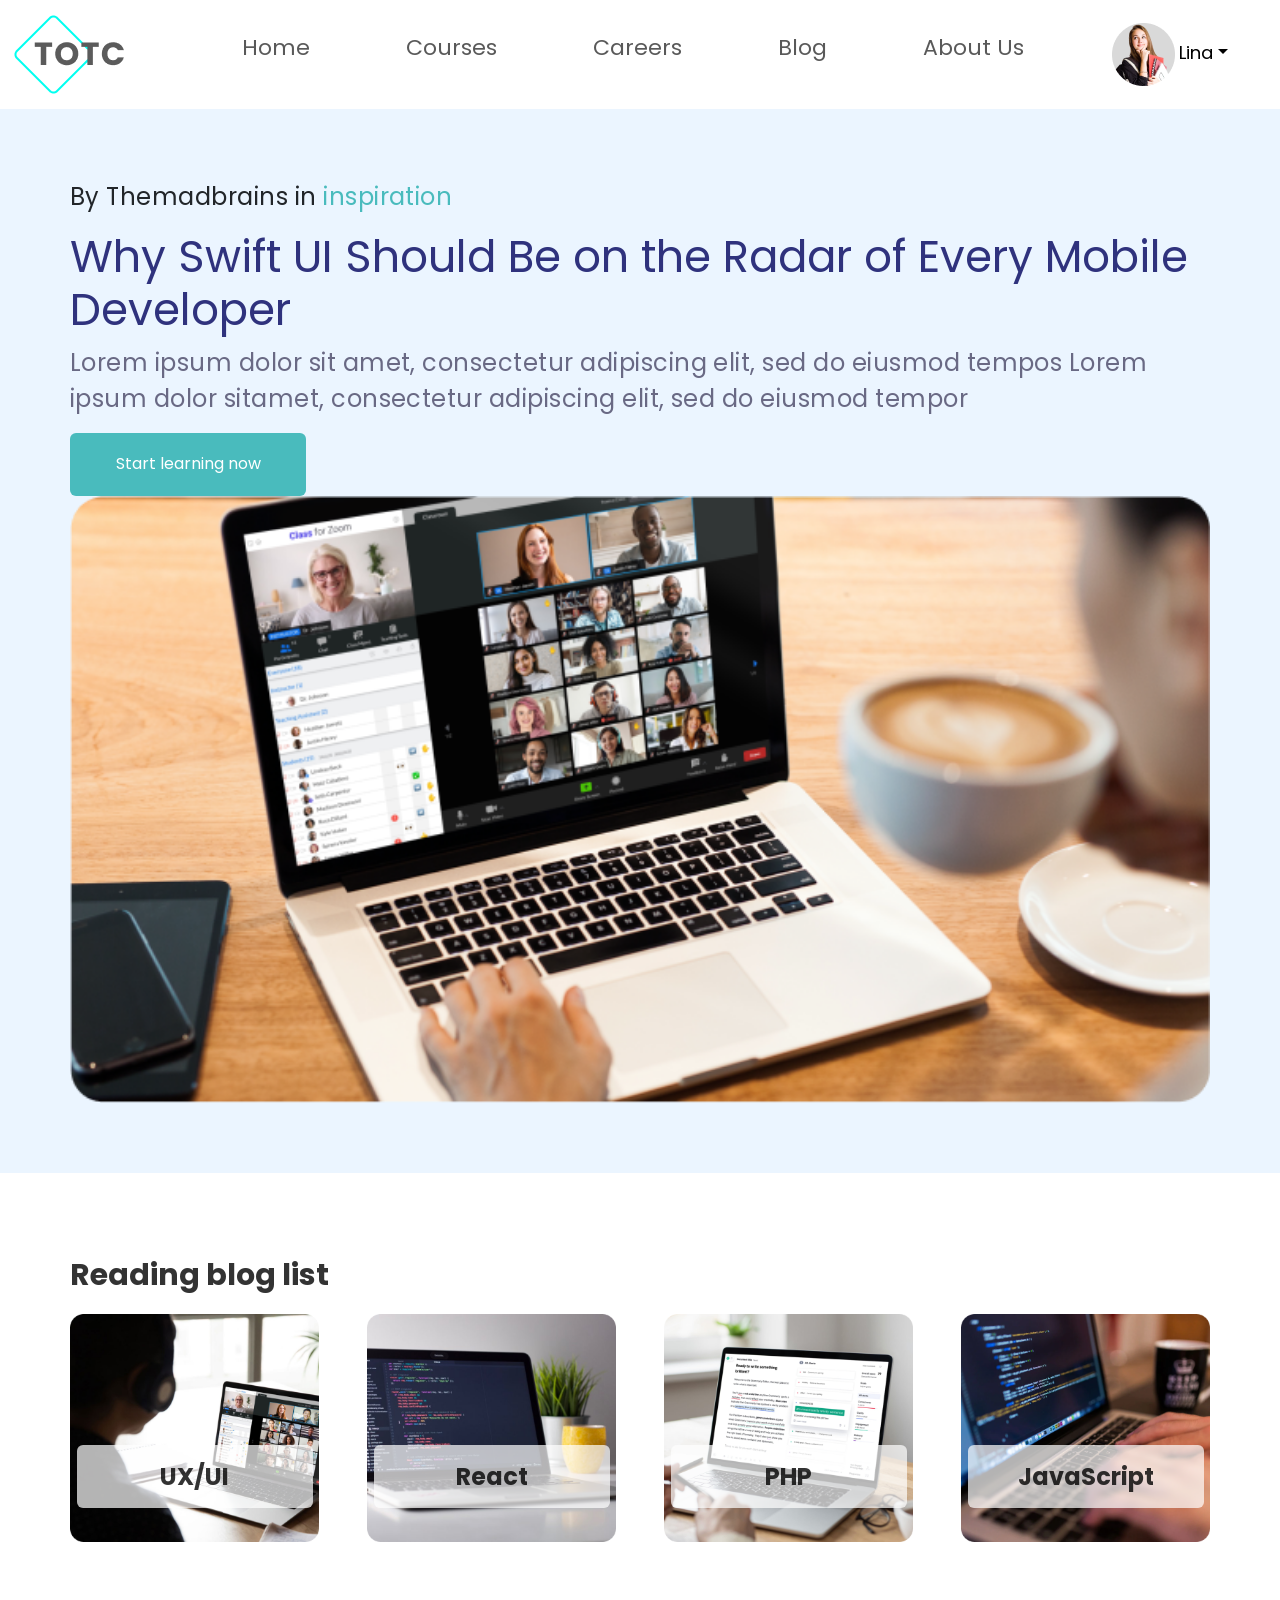
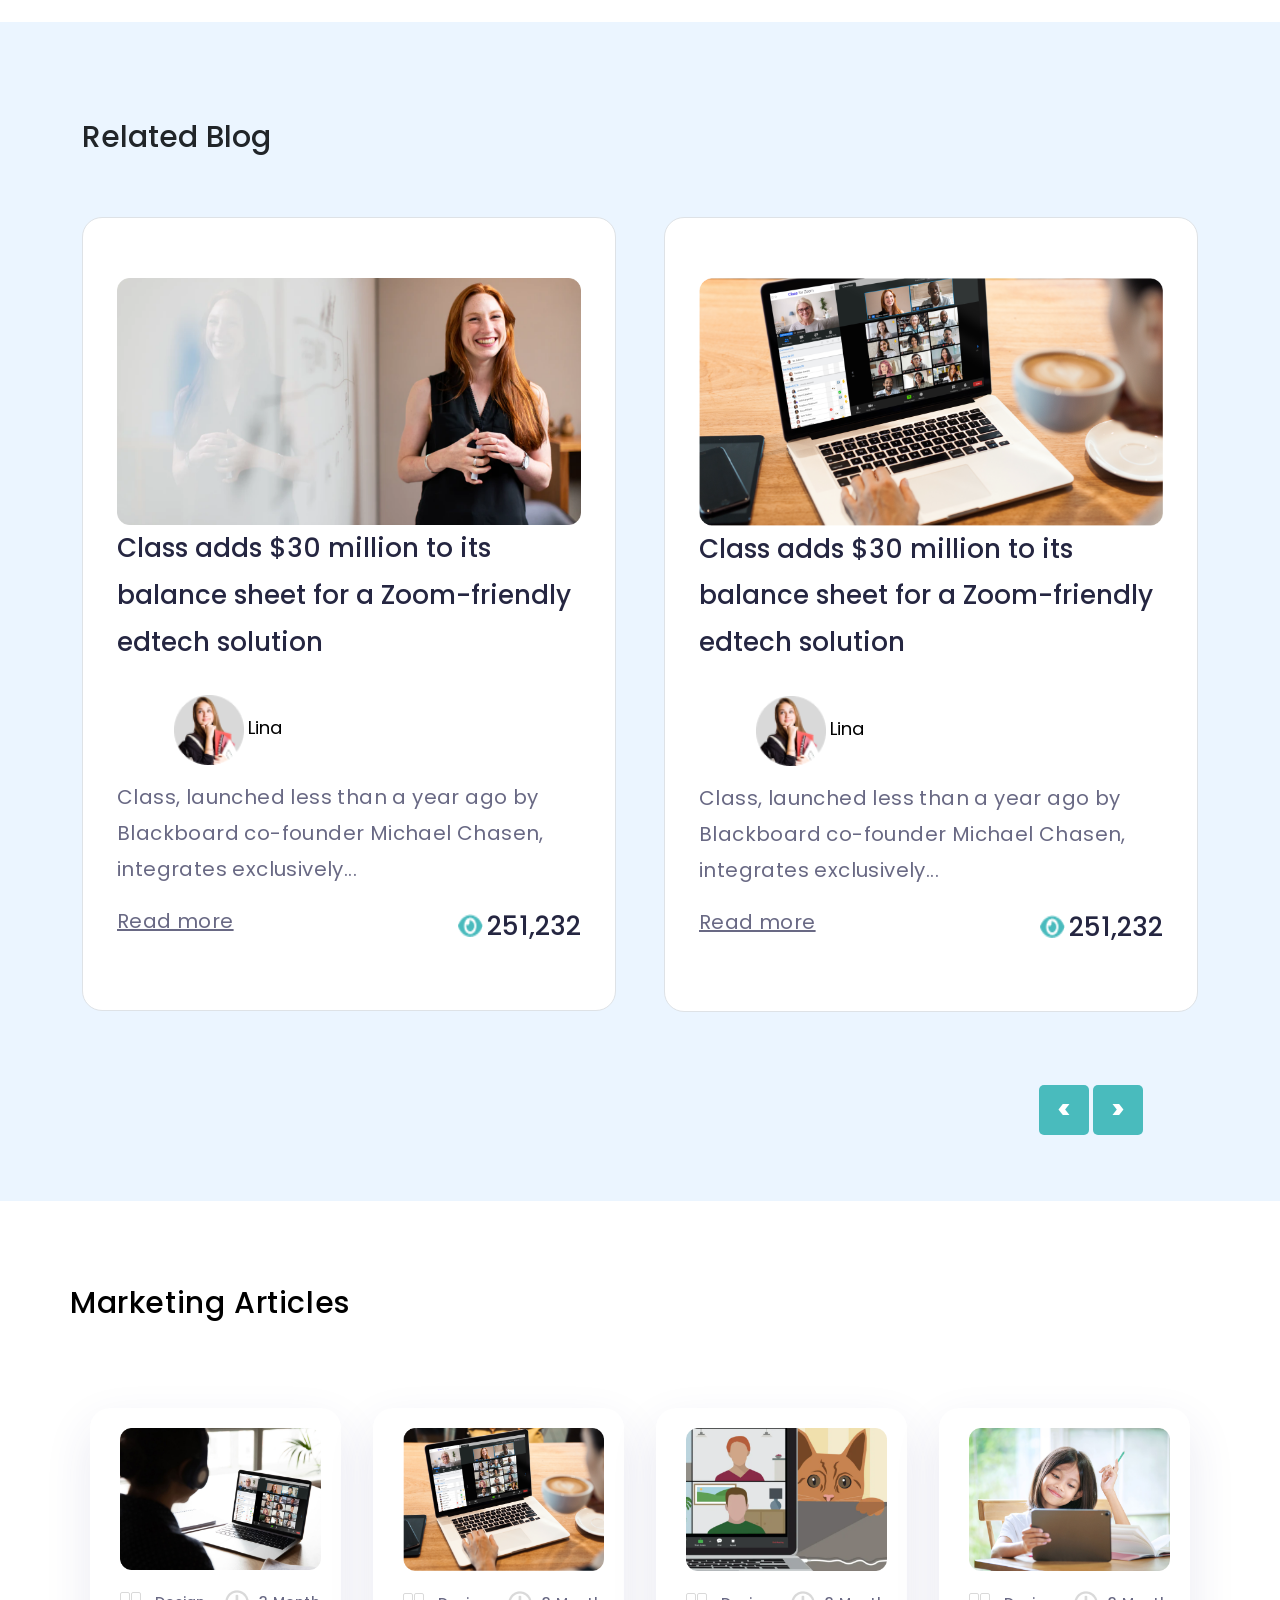
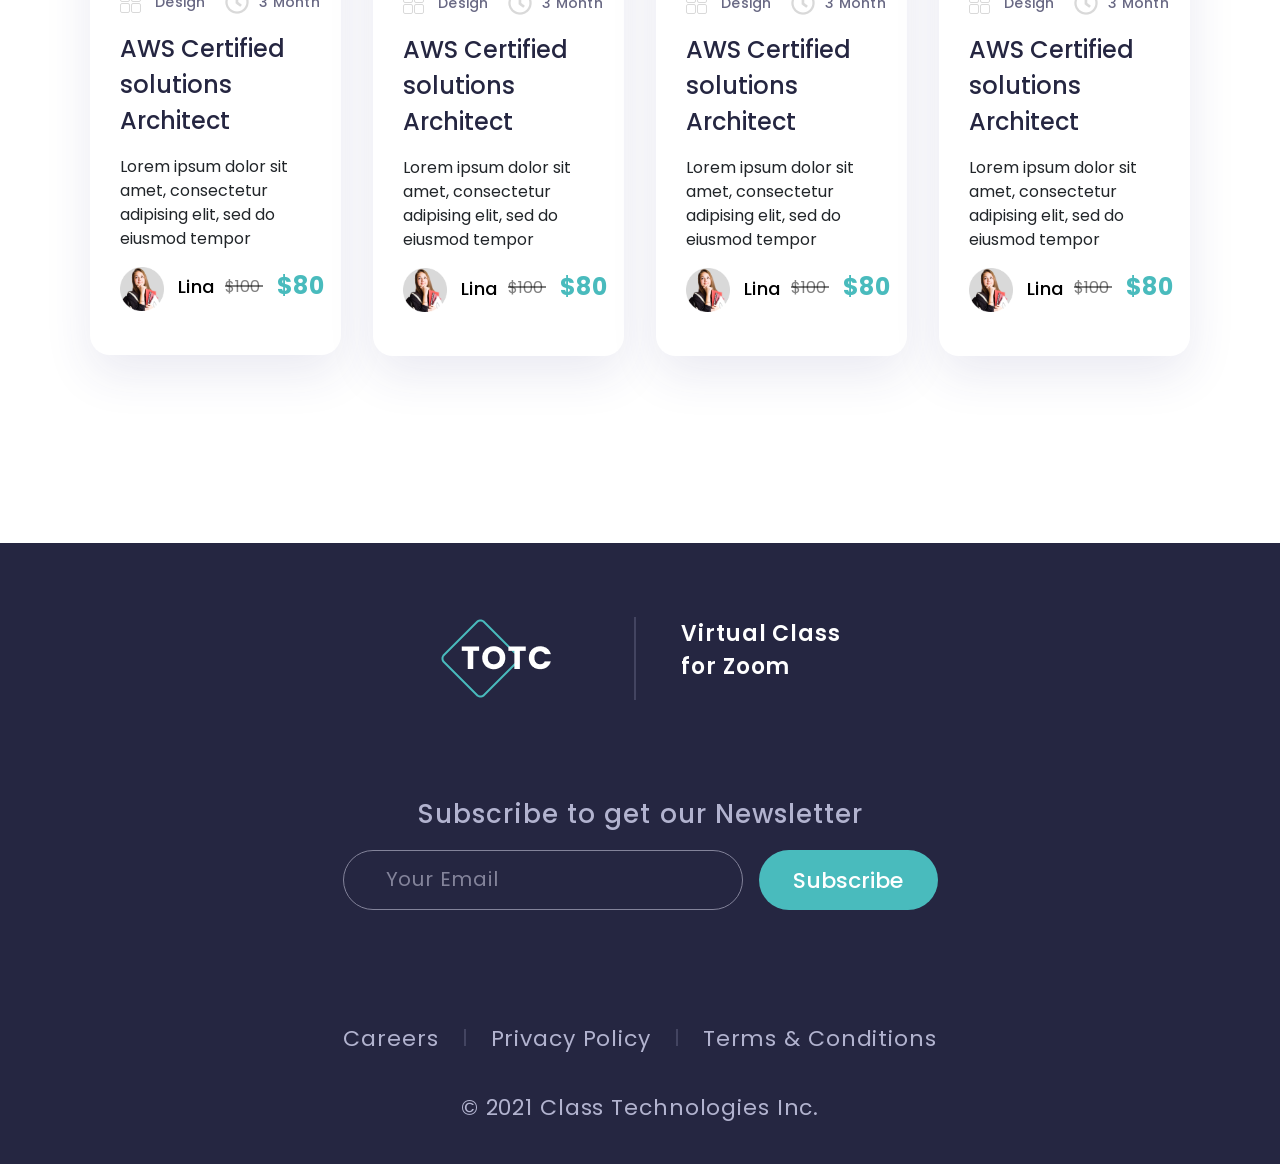
<file: blog page/index.html>
<!DOCTYPE html>
<html lang="en">

<head>
    <meta charset="UTF-8">
    <meta name="viewport" content="width=device-width, initial-scale=1.0">
    <title>Document</title>
    <link rel="stylesheet" href="/bootstrap/css/bootstrap.css">
    <link rel="stylesheet" href="/blog page/style.css">
    <link rel="preconnect" href="https://fonts.googleapis.com">
    <link rel="preconnect" href="https://fonts.gstatic.com" crossorigin>
    <link href="https://fonts.googleapis.com/css2?family=Poppins:wght@300;400;500&display=swap" rel="stylesheet">
    <link rel="stylesheet" href="/blog page/animate.css">
</head>

<body>
    <div id="container">
        <main>
            <header>
                <nav class="navbar navbar-expand-lg navbar-light bg-white">
                    <div class="container-xxl pad-container ">
                        <!-- <a  href="#">Navbar</a> -->
                        <img src="/blog page/img/Group 235.png" class="navbar-brand logo" alt="">


                        <button class="navbar-toggler" type="button" data-bs-toggle="collapse"
                            data-bs-target="#navbarSupportedContent" aria-controls="navbarSupportedContent"
                            aria-expanded="false" aria-label="Toggle navigation">
                            <span class="navbar-toggler-icon"></span>
                        </button>
                        <div class="collapse navbar-collapse nav-heading " id="navbarSupportedContent">
                            <ul class="navbar-nav me-auto mb-2 mb-lg-0 sub-nav ">
                                <li class="nav-item">
                                    <a class="nav-link " aria-current="page" href="/Home_XuongHTML-main (2)/Home_XuongHTML-main/index.html">Home</a>
                                </li>
                                <li class="nav-item">
                                    <a class="nav-link" href="/course.html">Courses</a>
                                </li>
                                <li class="nav-item">
                                    <a class="nav-link" href="#" tabindex="-1" aria-disabled="true">Careers</a>
                                </li>
                                <li class="nav-item">
                                    <a class="nav-link " href="/blog page/index.html" tabindex="-1" aria-disabled="true">Blog</a>
                                </li>
                                <li class="nav-item">
                                    <a class="nav-link" href="#" tabindex="-1" aria-disabled="true">About Us</a>
                                </li>
                                <li class="nav-item">
                                    <img src="/blog page/img/Group 234.png" class="user" alt="">

                                    <a href="" class="dropdown-toggle font-user" id="navbarDropdown" role="button"
                                        data-bs-toggle="dropdown" aria-expanded="false">Lina</a>
                                </li>
                                <!-- <li class="nav-item dropdown">
                                    
                                    <a class="nav-link dropdown-toggle font-user" href="#" id="navbarDropdown" role="button" data-bs-toggle="dropdown" aria-expanded="false">
                                        <img src="/blog page/img/Group 234.png" alt="">
                                         Lina
                                    </a>
                                    
                                  </li> -->
                            </ul>

                        </div>
                    </div>
                </nav>
            </header>
        </main>
        <div id="banner">
            <div class="container container-pd">
                <div class="row">
                    <div class="col-xxl-6 content ">
                        <p>By Themadbrains in <span style="color: rgba(73, 187, 189, 1);">inspiration</span></p>
                        <h3>Why Swift UI Should Be on the Radar of Every Mobile Developer</h3>
                        <p style="color: rgba(105, 105, 132, 1);">Lorem ipsum dolor sit amet, consectetur adipiscing
                            elit, sed do eiusmod tempos Lorem ipsum
                            dolor sitamet, consectetur adipiscing elit, sed do eiusmod tempor</p>
                        <button class="btn banner-btn">Start learning now</button>
                    </div>
                    <div class="col-xxl-6">
                        <img class="banner-img" src="/blog page/img/Rectangle 32.png" alt="">

                    </div>
                </div>
            </div>

        </div>
        <section>
            <div class="container container-pd">
                <div class="row">
                    <div class="text">
                        <p>Reading blog list</p>
                    </div>
                </div>
                <div class="row row-cols-1  row-cols-lg-4 g-5 g-lg-5 content-img">

                    <div class="col col-img ">
                        <img src="/blog page/img/Rectangle 50.png" alt="">
                        <div class="content-btn">
                            <button type="button" class="btn">UX/UI</button>
                        </div>
                    </div>
                    <div class="col col-img">
                        <img src="/blog page/img/Rectangle 34 (1).png" alt="">
                        <div class="content-btn">
                            <button type="button" class="btn">React</button>
                        </div>
                    </div>
                    <div class="col col-img">
                        <img src="/blog page/img/Rectangle 34 (2).png" alt="">
                        <div class="content-btn">
                            <button type="button" class="btn">PHP</button>
                        </div>
                    </div>
                    <div class="col col-img">
                        <img src="/blog page/img/Rectangle 34 (3).png" alt="">
                        <div class="content-btn">
                            <button type="button" class="btn">JavaScript</button>
                        </div>
                    </div>


                </div>
            </div>
        </section>
        <section class="information" style="background-color: rgba(157, 204, 255, 0.2);">
            <div class="container ">
                <div class="row text-information">
                    <p>Related Blog </p>
                </div>

                <div class="row gx-5" style="padding-bottom: 189px;">
                    <div class="col-6">
                        <div class=" border bg-white" style="border-radius: 20px;">
                            <div style="padding: 60px 34px;">
                                <img src="/blog page/img/Rectangle 23.png" alt="">
                                <div class="sub-information">
                                    <p>Class adds $30 million to its balance sheet for a Zoom-friendly edtech solution
                                    </p>

                                    <div style="padding: 14px 57px;">

                                        <img src="/blog page/img/Group 234.png" class="user" alt="">
                                        <a href="" class="font-user">Lina</a>

                                    </div>
                                    <p class="sub-text">Class, launched less than a year ago by Blackboard co-founder
                                        Michael Chasen,
                                        integrates exclusively...</p>
                                    <div class=" flex-box">
                                        <div class="read">
                                            <a href="">Read more</a>
                                        </div>
                                        <div class="view">
                                            <img src="/blog page/img/.png" alt="">
                                            <p>251,232</p>
                                        </div>
                                    </div>


                                </div>
                            </div>



                        </div>
                    </div>
                    <div class="col-6">
                        <div class="border bg-white" style="border-radius: 20px;">
                            <div style="padding: 60px 34px;">
                                <img src="/blog page/img/Rectangle 32.png" alt="">
                                <div class="sub-information">
                                    <p>Class adds $30 million to its balance sheet for a Zoom-friendly edtech solution
                                    </p>

                                    <div style="padding: 14px 57px;">

                                        <img src="/blog page/img/Group 234.png" class="user" alt="">
                                        <a href="" class="font-user">Lina</a>

                                    </div>
                                    <p class="sub-text">Class, launched less than a year ago by Blackboard co-founder
                                        Michael Chasen,
                                        integrates exclusively...</p>
                                    <div class=" flex-box">
                                        <div class="read">
                                            <a href="">Read more</a>
                                        </div>
                                        <div class="view">
                                            <img src="/blog page/img/.png" alt="">
                                            <p>251,232</p>
                                        </div>
                                    </div>


                                </div>
                            </div>



                        </div>
                    </div>

                </div>
                <div class="instruction">
                    <button><</button>
                    <button>></button>
                </div>
            </div>
        </section>
        <div class="container">
            <div class="row">
                <p class="Marketing">Marketing Articles</p>
            </div>
            <div class="row row-cols-1 row-cols-lg-4 gy-5 g-lg-3" style="padding-bottom: 171px;">
                <div class="col p-3">
                    <div class="  bg-white container-articles">
                        <div class="articles">
                            <img src="/blog page/img/Rectangle 34.png" alt="">
                            <div class=" flex-box">
                                <div class="read">
                                    <img src="/blog page/img/Group 259.svg" alt="">
                                    <p>Design</p>

                                </div>
                                <div class="view">
                                    <img src="/blog page/img/clock.png" alt="">
                                    <p>3 Month</p>
                                </div>
                            </div>
                            <p class="topic">
                                AWS Certified solutions Architect
                            </p>
                            <p class="articles-text">Lorem ipsum dolor sit amet, consectetur adipising elit, sed do
                                eiusmod tempor</p>
                                <div class=" articles-flex">
                                    <div class="read articles-user" >
                                        <img src="/blog page/img/Group 234.png" alt="">
                                        <p >Lina</p>
    
                                    </div>
                                    <div class="view">
                                        <svg width="42px" height="20px">
                                            <text x="0" y="13" fill="rgba(0, 0, 0, 0.50)">$100</text>
                                            <line x1="0" y1="7" x2="38" y2="7" style="stroke:rgba(0, 0, 0, 0.50);stroke-width:2" />
                                        </svg>
                                        <p>$80</p>
                                    </div>
                                </div>
                        </div>
                    </div>
                </div>
                <div class="col p-3">
                    <div class="  bg-white container-articles">
                        <div class="articles">
                            <img src="/blog page/img/Rectangle 41.png" alt="">
                            <div class=" flex-box">
                                <div class="read">
                                    <img src="/blog page/img/Group 259.svg" alt="">
                                    <p>Design</p>

                                </div>
                                <div class="view">
                                    <img src="/blog page/img/clock.png" alt="">
                                    <p>3 Month</p>
                                </div>
                            </div>
                            <p class="topic">
                                AWS Certified solutions Architect
                            </p>
                            <p class="articles-text">Lorem ipsum dolor sit amet, consectetur adipising elit, sed do
                                eiusmod tempor</p>
                                <div class=" articles-flex">
                                    <div class="read articles-user" >
                                        <img src="/blog page/img/Group 234.png" alt="">
                                        <p >Lina</p>
    
                                    </div>
                                    <div class="view">
                                        <svg width="42px" height="20px">
                                            <text x="0" y="13" fill="rgba(0, 0, 0, 0.50)">$100</text>
                                            <line x1="0" y1="7" x2="38" y2="7" style="stroke:rgba(0, 0, 0, 0.50);stroke-width:2" />
                                        </svg>
                                        <p>$80</p>
                                    </div>
                                </div>
                        </div>
                    </div>
                </div>
                <div class="col p-3">
                    <div class="  bg-white container-articles">
                        <div class="articles">
                            <img src="/blog page/img/Rectangle 42.png" alt="">
                            <div class=" flex-box">
                                <div class="read">
                                    <img src="/blog page/img/Group 259.svg" alt="">
                                    <p>Design</p>

                                </div>
                                <div class="view">
                                    <img src="/blog page/img/clock.png" alt="">
                                    <p>3 Month</p>
                                </div>
                            </div>
                            <p class="topic">
                                AWS Certified solutions Architect
                            </p>
                            <p class="articles-text">Lorem ipsum dolor sit amet, consectetur adipising elit, sed do
                                eiusmod tempor</p>
                                <div class=" articles-flex">
                                    <div class="read articles-user" >
                                        <img src="/blog page/img/Group 234.png" alt="">
                                        <p >Lina</p>
    
                                    </div>
                                    <div class="view">
                                        <svg width="42px" height="20px">
                                            <text x="0" y="13" fill="rgba(0, 0, 0, 0.50)">$100</text>
                                            <line x1="0" y1="7" x2="38" y2="7" style="stroke:rgba(0, 0, 0, 0.50);stroke-width:2" />
                                        </svg>
                                        <p>$80</p>
                                    </div>
                                </div>
                        </div>
                    </div>
                </div>
                <div class="col p-3">
                    <div class="  bg-white container-articles">
                        <div class="articles">
                            <img src="/blog page/img/Rectangle 33.png" alt="">
                            <div class=" flex-box">
                                <div class="read">
                                    <img src="/blog page/img/Group 259.svg" alt="">
                                    <p>Design</p>

                                </div>
                                <div class="view">
                                    <img src="/blog page/img/clock.png" alt="">
                                    <p>3 Month</p>
                                </div>
                            </div>
                            <p class="topic">
                                AWS Certified solutions Architect
                            </p>
                            <p class="articles-text">Lorem ipsum dolor sit amet, consectetur adipising elit, sed do
                                eiusmod tempor</p>
                                <div class=" articles-flex">
                                    <div class="read articles-user" >
                                        <img src="/blog page/img/Group 234.png" alt="">
                                        <p >Lina</p>
    
                                    </div>
                                    <div class="view">
                                        <svg width="42px" height="20px">
                                            <text x="0" y="13" fill="rgba(0, 0, 0, 0.50)">$100</text>
                                            <line x1="0" y1="7" x2="38" y2="7" style="stroke:rgba(0, 0, 0, 0.50);stroke-width:2" />
                                        </svg>
                                        <p>$80</p>
                                    </div>
                                </div>
                        </div>
                    </div>
                </div>

            </div>
        </div>
        <footer>
            <div class="container">
                <div class="row justify-content-md-center ">
                  <div class="col-xxl-6" >
                    <div class="logo-footer">
                        <img src="/blog page/img/Group 111.png" alt="">
                        
                        <canvas id="mycanvas" width="10px" height="83px" ></canvas>
                        <p><span class="vertical">Virtual Class</span>
                            <span class="vertical"> for Zoom</span>
                        </p>
                    </div>
                    <div class="foot-text">
                        <p>Subscribe to get our Newsletter</p>
                    </div>
                    <form class="row g-3">
                        <div class="col-auto">
                            <!-- <label for="email" class="visually-hidden">Email</label> -->
                            <input type="email" class="form-control foot-input" id="email" placeholder="Your Email">
                          </div>
                        <div class="col-auto">
                          <button type="submit" class="btn mb-3 bg">Subscribe</button>
                        </div>
                      </form>
                      <div class="place">
                        <p>Careers</p>
                        <canvas id="mycanvas2" width="4px" height="17px"></canvas>
                        <p>Privacy Policy</p>
                        <canvas id="mycanvas3" width="4px" height="17px"></canvas>
                        <p>Terms & Conditions</p>
                      </div>
                      <p class="time">© 2021 Class Technologies Inc. </p>
                  </div>

                  
                </div>
            </div>
        </footer>
    </div>
    

</body>
<script src="/bootstrap/js/bootstrap.js"></script>
<script src="script.js"></script>
<script src="/blog page/wow.js"></script>
              <script>
              new WOW().init();
              </script>

</html>
</file>
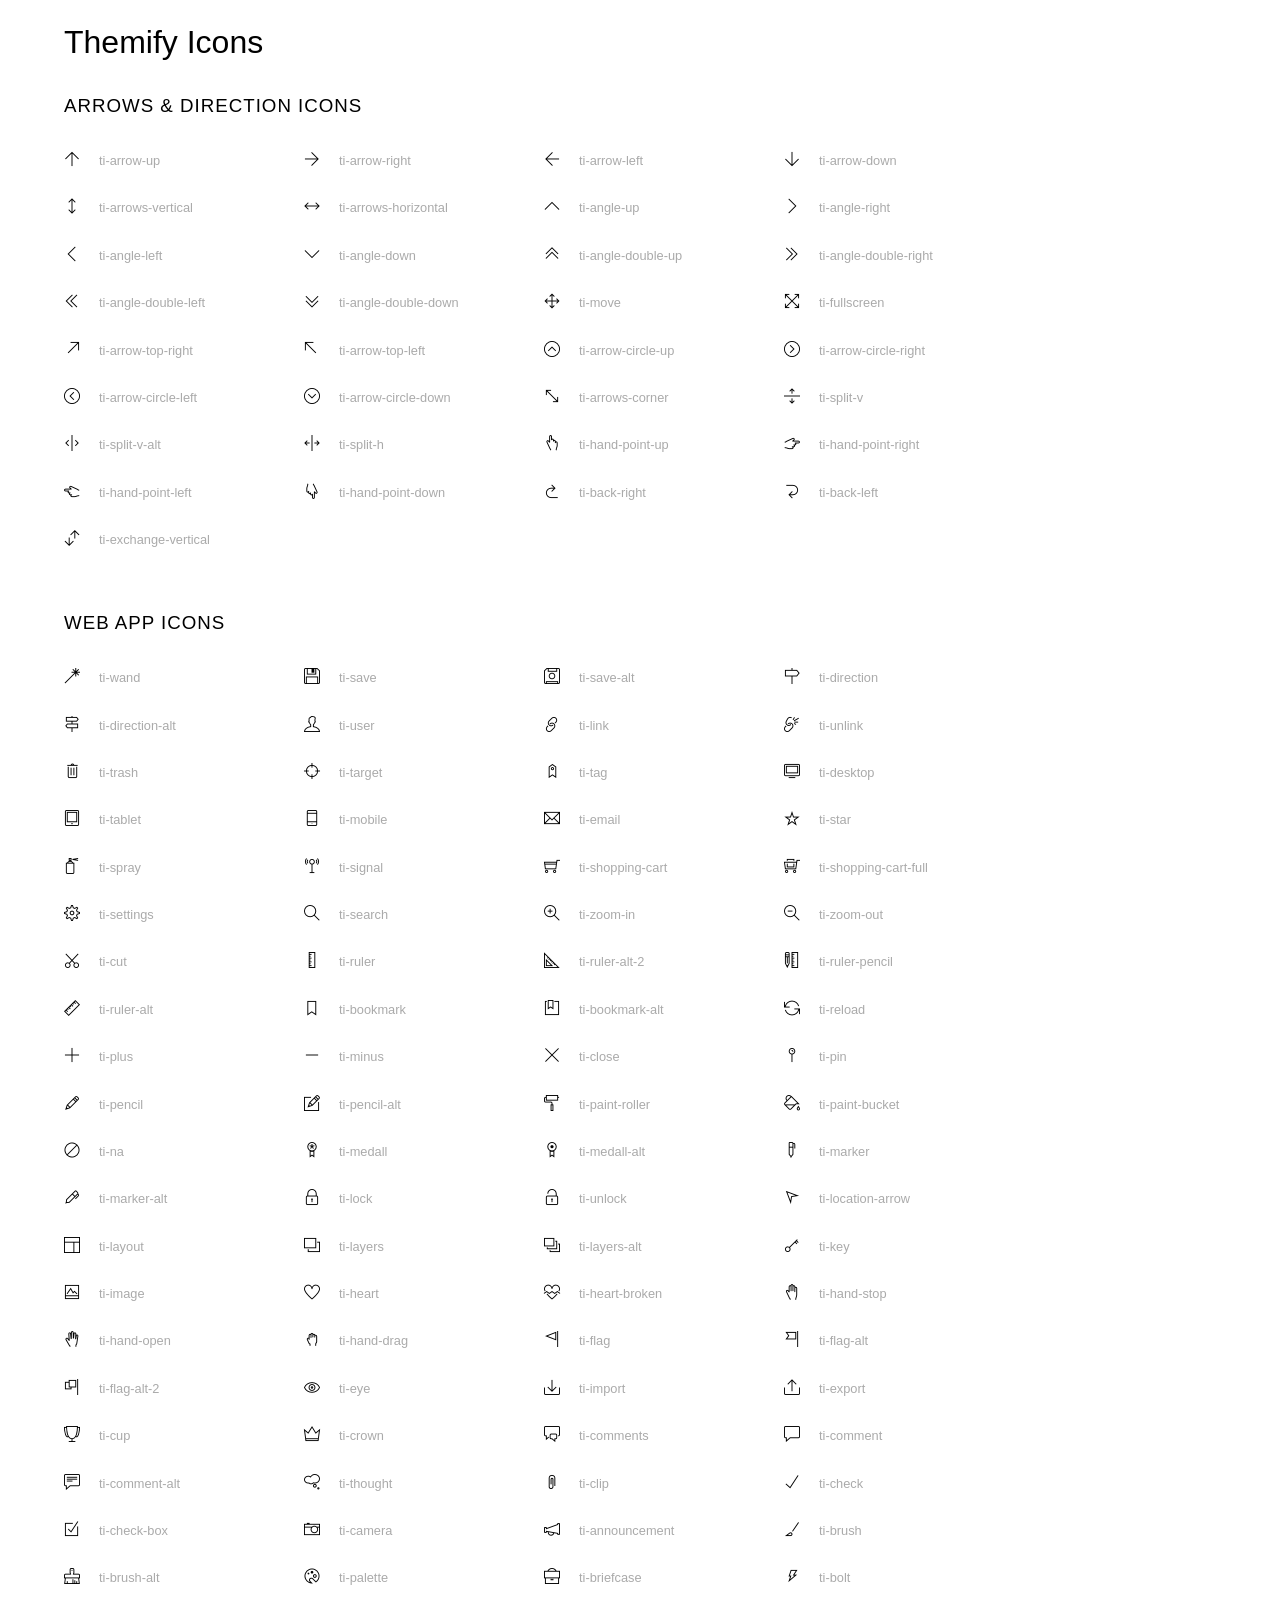
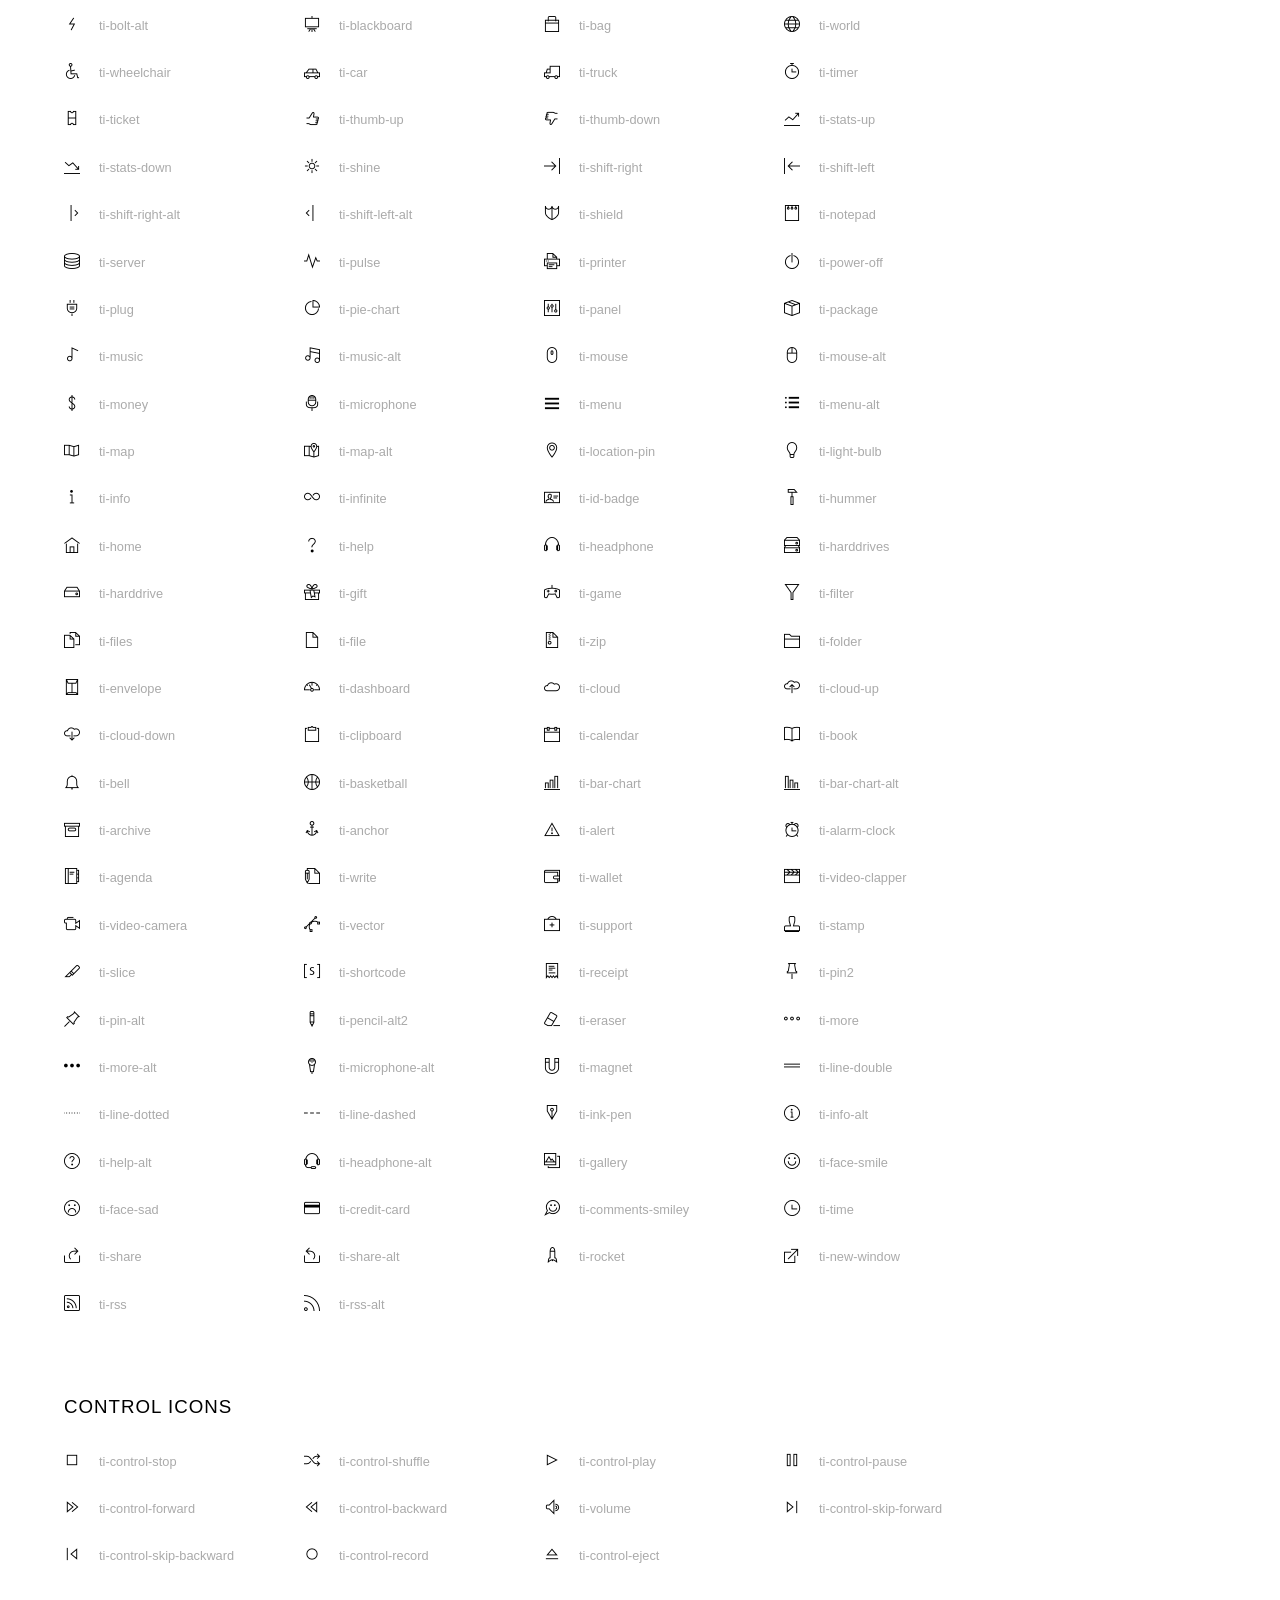
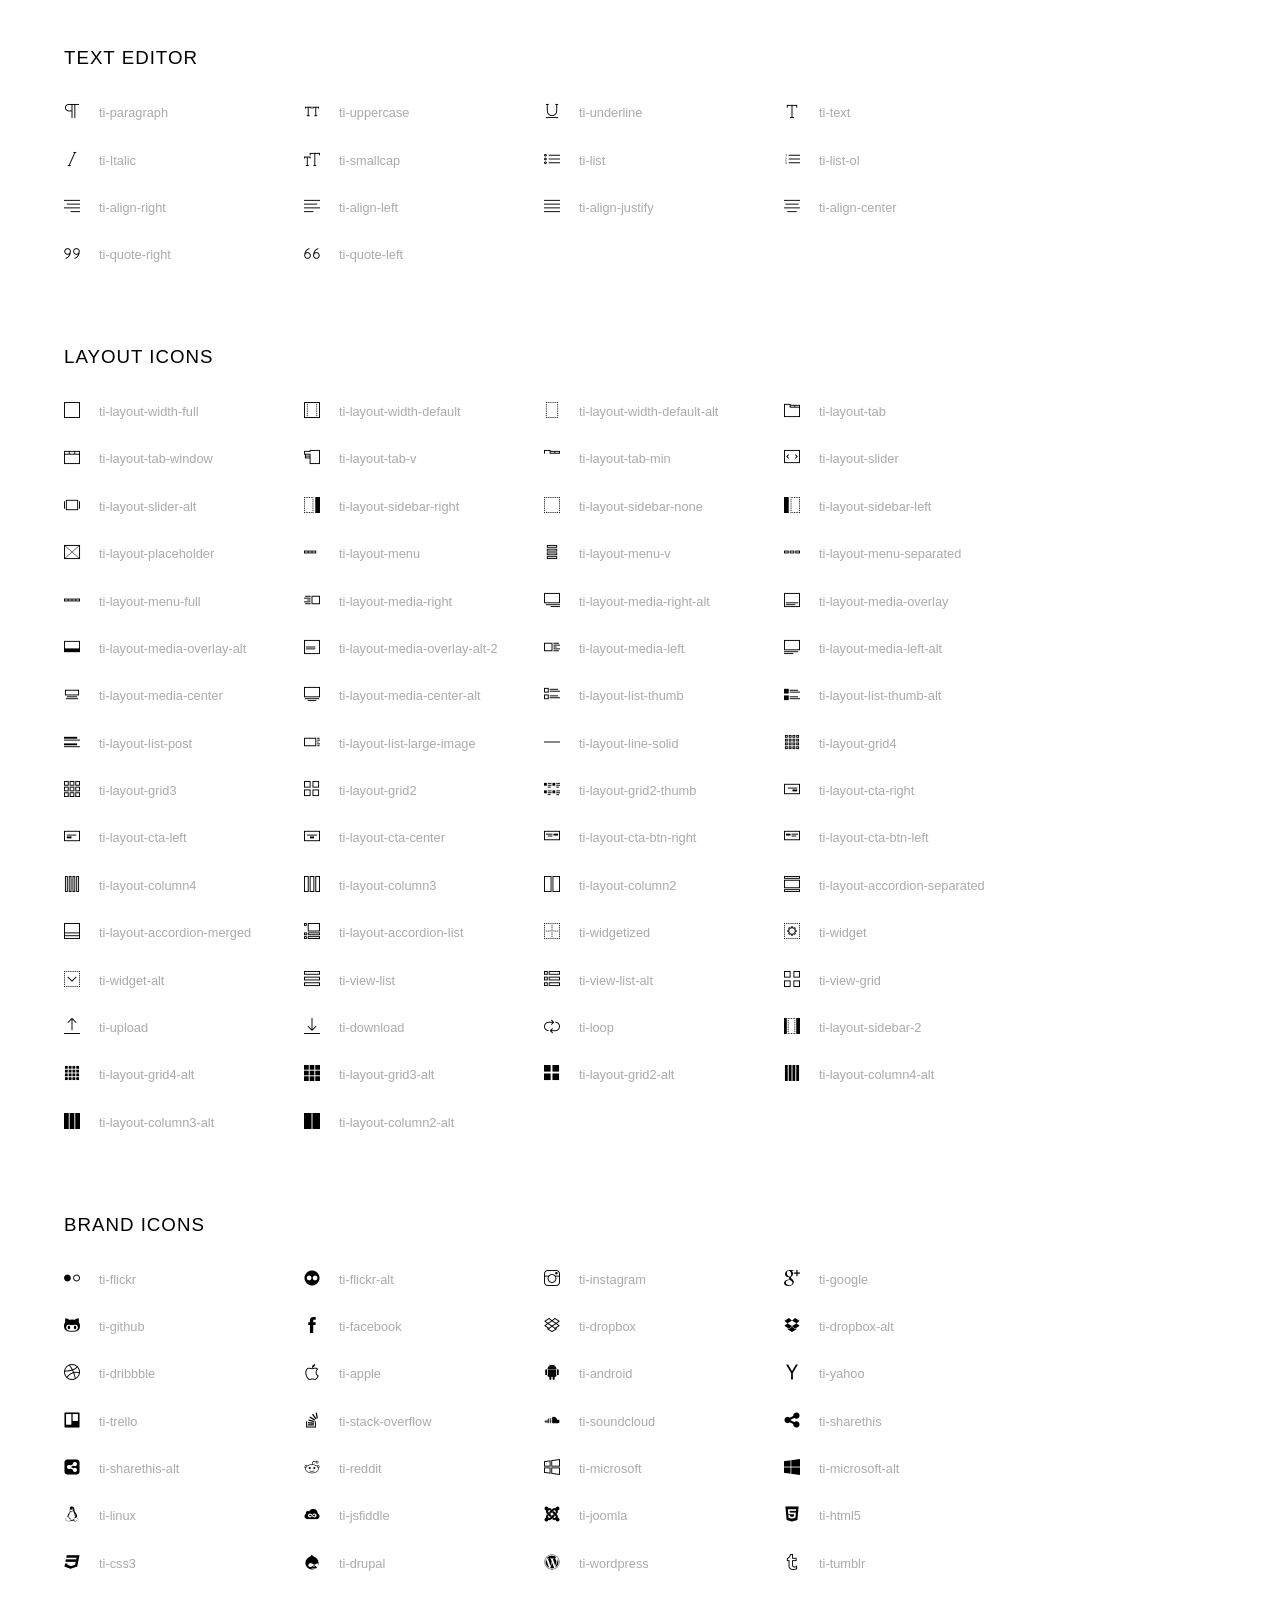
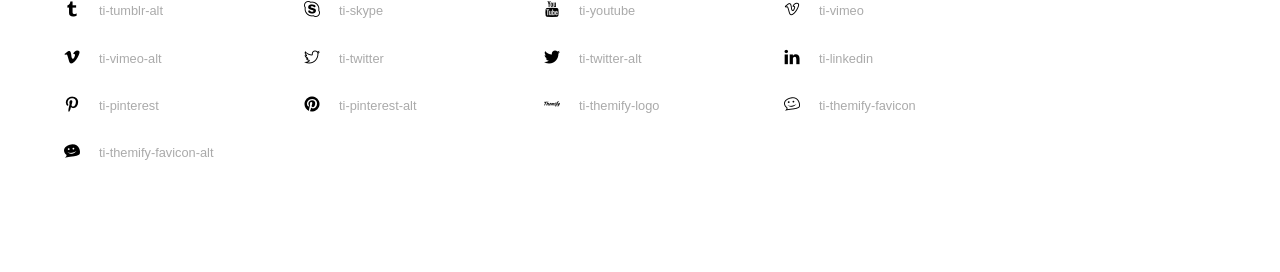
<file: themify-icons/index.html>
<!doctype html>
<html>
<head>
	<meta charset="utf-8">
	<title>Themify Icon Font</title>
	<meta name="viewport" content="width=device-width">
	<link rel="stylesheet" href="demo-files/demo.css">
	<link rel="stylesheet" href="themify-icons.css">
	<!--[if lt IE 8]><!-->
	<link rel="stylesheet" href="ie7/ie7.css">
	<!--<![endif]-->
</head>
<body>
	<h1>Themify Icons</h1>

	<div class="icon-section">

		<div class="icon-section">
			<h3>Arrows &amp; Direction Icons </h3>

			<div class="icon-container">
				<span class="ti-arrow-up"></span><span class="icon-name"> ti-arrow-up</span>
			</div>
			<div class="icon-container">
				<span class="ti-arrow-right"></span><span class="icon-name"> ti-arrow-right</span>
			</div>
			<div class="icon-container">
				<span class="ti-arrow-left"></span><span class="icon-name"> ti-arrow-left</span>
			</div>
			<div class="icon-container">
				<span class="ti-arrow-down"></span><span class="icon-name"> ti-arrow-down</span>
			</div>
			<div class="icon-container">
				<span class="ti-arrows-vertical"></span><span class="icon-name"> ti-arrows-vertical</span>
			</div>
			<div class="icon-container">
				<span class="ti-arrows-horizontal"></span><span class="icon-name"> ti-arrows-horizontal</span>
			</div>
			<div class="icon-container">
				<span class="ti-angle-up"></span><span class="icon-name"> ti-angle-up</span>
			</div>
			<div class="icon-container">
				<span class="ti-angle-right"></span><span class="icon-name"> ti-angle-right</span>
			</div>
			<div class="icon-container">
				<span class="ti-angle-left"></span><span class="icon-name"> ti-angle-left</span>
			</div>
			<div class="icon-container">
				<span class="ti-angle-down"></span><span class="icon-name"> ti-angle-down</span>
			</div>	
			<div class="icon-container">
				<span class="ti-angle-double-up"></span><span class="icon-name"> ti-angle-double-up</span>
			</div>
			<div class="icon-container">
				<span class="ti-angle-double-right"></span><span class="icon-name"> ti-angle-double-right</span>
			</div>
			<div class="icon-container">
				<span class="ti-angle-double-left"></span><span class="icon-name"> ti-angle-double-left</span>
			</div>
			<div class="icon-container">
				<span class="ti-angle-double-down"></span><span class="icon-name"> ti-angle-double-down</span>
			</div>					
			<div class="icon-container">
				<span class="ti-move"></span><span class="icon-name"> ti-move</span>
			</div>
			<div class="icon-container">
				<span class="ti-fullscreen"></span><span class="icon-name"> ti-fullscreen</span>
			</div>
			<div class="icon-container">
				<span class="ti-arrow-top-right"></span><span class="icon-name"> ti-arrow-top-right</span>
			</div>
			<div class="icon-container">
				<span class="ti-arrow-top-left"></span><span class="icon-name"> ti-arrow-top-left</span>
			</div>
			<div class="icon-container">
				<span class="ti-arrow-circle-up"></span><span class="icon-name"> ti-arrow-circle-up</span>
			</div>
			<div class="icon-container">
				<span class="ti-arrow-circle-right"></span><span class="icon-name"> ti-arrow-circle-right</span>
			</div>
			<div class="icon-container">
				<span class="ti-arrow-circle-left"></span><span class="icon-name"> ti-arrow-circle-left</span>
			</div>
			<div class="icon-container">
				<span class="ti-arrow-circle-down"></span><span class="icon-name"> ti-arrow-circle-down</span>
			</div>
			<div class="icon-container">
				<span class="ti-arrows-corner"></span><span class="icon-name"> ti-arrows-corner</span>
			</div>
			<div class="icon-container">
				<span class="ti-split-v"></span><span class="icon-name"> ti-split-v</span>
			</div>

			<div class="icon-container">
				<span class="ti-split-v-alt"></span><span class="icon-name"> ti-split-v-alt</span>
			</div>
			<div class="icon-container">
				<span class="ti-split-h"></span><span class="icon-name"> ti-split-h</span>
			</div>
			<div class="icon-container">
				<span class="ti-hand-point-up"></span><span class="icon-name"> ti-hand-point-up</span>
			</div>
			<div class="icon-container">
				<span class="ti-hand-point-right"></span><span class="icon-name"> ti-hand-point-right</span>
			</div>
			<div class="icon-container">
				<span class="ti-hand-point-left"></span><span class="icon-name"> ti-hand-point-left</span>
			</div>
			<div class="icon-container">
				<span class="ti-hand-point-down"></span><span class="icon-name"> ti-hand-point-down</span>
			</div>
			<div class="icon-container">
				<span class="ti-back-right"></span><span class="icon-name"> ti-back-right</span>
			</div>
			<div class="icon-container">
				<span class="ti-back-left"></span><span class="icon-name"> ti-back-left</span>
			</div>
			<div class="icon-container">
				<span class="ti-exchange-vertical"></span><span class="icon-name"> ti-exchange-vertical</span>
			</div>

		</div> <!-- Arrows Icons -->



		<h3>Web App Icons</h3>
		
		<div class="icon-section">

			<div class="icon-container">
				<span class="ti-wand"></span><span class="icon-name"> ti-wand</span>
			</div>
			<div class="icon-container">
				<span class="ti-save"></span><span class="icon-name"> ti-save</span>
			</div>
			<div class="icon-container">
				<span class="ti-save-alt"></span><span class="icon-name"> ti-save-alt</span>
			</div>

			<div class="icon-container">
				<span class="ti-direction"></span><span class="icon-name"> ti-direction</span>
			</div>
			<div class="icon-container">
				<span class="ti-direction-alt"></span><span class="icon-name"> ti-direction-alt</span>
			</div>
			<div class="icon-container">
				<span class="ti-user"></span><span class="icon-name"> ti-user</span>
			</div>
			<div class="icon-container">
				<span class="ti-link"></span><span class="icon-name"> ti-link</span>
			</div>
			<div class="icon-container">
				<span class="ti-unlink"></span><span class="icon-name"> ti-unlink</span>
			</div>
			<div class="icon-container">
				<span class="ti-trash"></span><span class="icon-name"> ti-trash</span>
			</div>
			<div class="icon-container">
				<span class="ti-target"></span><span class="icon-name"> ti-target</span>
			</div>
			<div class="icon-container">
				<span class="ti-tag"></span><span class="icon-name"> ti-tag</span>
			</div>
			<div class="icon-container">
				<span class="ti-desktop"></span><span class="icon-name"> ti-desktop</span>
			</div>
			<div class="icon-container">
				<span class="ti-tablet"></span><span class="icon-name"> ti-tablet</span>
			</div>
			<div class="icon-container">
				<span class="ti-mobile"></span><span class="icon-name"> ti-mobile</span>
			</div>
			<div class="icon-container">
				<span class="ti-email"></span><span class="icon-name"> ti-email</span>
			</div>	
			<div class="icon-container">
				<span class="ti-star"></span><span class="icon-name"> ti-star</span>
			</div>
			<div class="icon-container">
				<span class="ti-spray"></span><span class="icon-name"> ti-spray</span>
			</div>
			<div class="icon-container">
				<span class="ti-signal"></span><span class="icon-name"> ti-signal</span>
			</div>
			<div class="icon-container">
				<span class="ti-shopping-cart"></span><span class="icon-name"> ti-shopping-cart</span>
			</div>
			<div class="icon-container">
				<span class="ti-shopping-cart-full"></span><span class="icon-name"> ti-shopping-cart-full</span>
			</div>
			<div class="icon-container">
				<span class="ti-settings"></span><span class="icon-name"> ti-settings</span>
			</div>
			<div class="icon-container">
				<span class="ti-search"></span><span class="icon-name"> ti-search</span>
			</div>
			<div class="icon-container">
				<span class="ti-zoom-in"></span><span class="icon-name"> ti-zoom-in</span>
			</div>
			<div class="icon-container">
				<span class="ti-zoom-out"></span><span class="icon-name"> ti-zoom-out</span>
			</div>
			<div class="icon-container">
				<span class="ti-cut"></span><span class="icon-name"> ti-cut</span>
			</div>
			<div class="icon-container">
				<span class="ti-ruler"></span><span class="icon-name"> ti-ruler</span>
			</div>
			<div class="icon-container">
				<span class="ti-ruler-alt-2"></span><span class="icon-name"> ti-ruler-alt-2</span>
			</div>			
			<div class="icon-container">
				<span class="ti-ruler-pencil"></span><span class="icon-name"> ti-ruler-pencil</span>
			</div>
			<div class="icon-container">
				<span class="ti-ruler-alt"></span><span class="icon-name"> ti-ruler-alt</span>
			</div>
			<div class="icon-container">
				<span class="ti-bookmark"></span><span class="icon-name"> ti-bookmark</span>
			</div>
			<div class="icon-container">
				<span class="ti-bookmark-alt"></span><span class="icon-name"> ti-bookmark-alt</span>
			</div>
			<div class="icon-container">
				<span class="ti-reload"></span><span class="icon-name"> ti-reload</span>
			</div>
			<div class="icon-container">
				<span class="ti-plus"></span><span class="icon-name"> ti-plus</span>
			</div>
			<div class="icon-container">
				<span class="ti-minus"></span><span class="icon-name"> ti-minus</span>
			</div>
			<div class="icon-container">
				<span class="ti-close"></span><span class="icon-name"> ti-close</span>
			</div>			
			<div class="icon-container">
				<span class="ti-pin"></span><span class="icon-name"> ti-pin</span>
			</div>
			<div class="icon-container">
				<span class="ti-pencil"></span><span class="icon-name"> ti-pencil</span>
			</div>
					
		  	<div class="icon-container">
				<span class="ti-pencil-alt"></span><span class="icon-name"> ti-pencil-alt</span>
			</div>
			<div class="icon-container">
				<span class="ti-paint-roller"></span><span class="icon-name"> ti-paint-roller</span>
			</div>
			<div class="icon-container">
				<span class="ti-paint-bucket"></span><span class="icon-name"> ti-paint-bucket</span>
			</div>
			<div class="icon-container">
				<span class="ti-na"></span><span class="icon-name"> ti-na</span>
			</div>
			<div class="icon-container">
				<span class="ti-medall"></span><span class="icon-name"> ti-medall</span>
			</div>
			<div class="icon-container">
				<span class="ti-medall-alt"></span><span class="icon-name"> ti-medall-alt</span>
			</div>
			<div class="icon-container">
				<span class="ti-marker"></span><span class="icon-name"> ti-marker</span>
			</div>
			<div class="icon-container">
				<span class="ti-marker-alt"></span><span class="icon-name"> ti-marker-alt</span>
			</div>

			<div class="icon-container">
				<span class="ti-lock"></span><span class="icon-name"> ti-lock</span>
			</div>
			<div class="icon-container">
				<span class="ti-unlock"></span><span class="icon-name"> ti-unlock</span>
			</div>
			<div class="icon-container">
				<span class="ti-location-arrow"></span><span class="icon-name"> ti-location-arrow</span>
			</div>
			<div class="icon-container">
				<span class="ti-layout"></span><span class="icon-name"> ti-layout</span>
			</div>
			<div class="icon-container">
				<span class="ti-layers"></span><span class="icon-name"> ti-layers</span>
			</div>
			<div class="icon-container">
				<span class="ti-layers-alt"></span><span class="icon-name"> ti-layers-alt</span>
			</div>
			<div class="icon-container">
				<span class="ti-key"></span><span class="icon-name"> ti-key</span>
			</div>
			<div class="icon-container">
				<span class="ti-image"></span><span class="icon-name"> ti-image</span>
			</div>
			<div class="icon-container">
				<span class="ti-heart"></span><span class="icon-name"> ti-heart</span>
			</div>
			<div class="icon-container">
				<span class="ti-heart-broken"></span><span class="icon-name"> ti-heart-broken</span>
			</div>
			<div class="icon-container">
				<span class="ti-hand-stop"></span><span class="icon-name"> ti-hand-stop</span>
			</div>
			<div class="icon-container">
				<span class="ti-hand-open"></span><span class="icon-name"> ti-hand-open</span>
			</div>
			<div class="icon-container">
				<span class="ti-hand-drag"></span><span class="icon-name"> ti-hand-drag</span>
			</div>
			<div class="icon-container">
				<span class="ti-flag"></span><span class="icon-name"> ti-flag</span>
			</div>
			<div class="icon-container">
				<span class="ti-flag-alt"></span><span class="icon-name"> ti-flag-alt</span>
			</div>
			<div class="icon-container">
				<span class="ti-flag-alt-2"></span><span class="icon-name"> ti-flag-alt-2</span>
			</div>
			<div class="icon-container">
				<span class="ti-eye"></span><span class="icon-name"> ti-eye</span>
			</div>
			<div class="icon-container">
				<span class="ti-import"></span><span class="icon-name"> ti-import</span>
			</div>			
			<div class="icon-container">
				<span class="ti-export"></span><span class="icon-name"> ti-export</span>
			</div>
			<div class="icon-container">
				<span class="ti-cup"></span><span class="icon-name"> ti-cup</span>
			</div>
			<div class="icon-container">
				<span class="ti-crown"></span><span class="icon-name"> ti-crown</span>
			</div>
			<div class="icon-container">
				<span class="ti-comments"></span><span class="icon-name"> ti-comments</span>
			</div>
			<div class="icon-container">
				<span class="ti-comment"></span><span class="icon-name"> ti-comment</span>
			</div>
			<div class="icon-container">
				<span class="ti-comment-alt"></span><span class="icon-name"> ti-comment-alt</span>
			</div>
			<div class="icon-container">
				<span class="ti-thought"></span><span class="icon-name"> ti-thought</span>
			</div>			
			<div class="icon-container">
				<span class="ti-clip"></span><span class="icon-name"> ti-clip</span>
			</div>

			<div class="icon-container">
				<span class="ti-check"></span><span class="icon-name"> ti-check</span>
			</div>
			<div class="icon-container">
				<span class="ti-check-box"></span><span class="icon-name"> ti-check-box</span>
			</div>
			<div class="icon-container">
				<span class="ti-camera"></span><span class="icon-name"> ti-camera</span>
			</div>
			<div class="icon-container">
				<span class="ti-announcement"></span><span class="icon-name"> ti-announcement</span>
			</div>
			<div class="icon-container">
				<span class="ti-brush"></span><span class="icon-name"> ti-brush</span>
			</div>
			<div class="icon-container">
				<span class="ti-brush-alt"></span><span class="icon-name"> ti-brush-alt</span>
			</div>
			<div class="icon-container">
				<span class="ti-palette"></span><span class="icon-name"> ti-palette</span>
			</div>			
			<div class="icon-container">
				<span class="ti-briefcase"></span><span class="icon-name"> ti-briefcase</span>
			</div>
			<div class="icon-container">
				<span class="ti-bolt"></span><span class="icon-name"> ti-bolt</span>
			</div>
			<div class="icon-container">
				<span class="ti-bolt-alt"></span><span class="icon-name"> ti-bolt-alt</span>
			</div>
			<div class="icon-container">
				<span class="ti-blackboard"></span><span class="icon-name"> ti-blackboard</span>
			</div>
			<div class="icon-container">
				<span class="ti-bag"></span><span class="icon-name"> ti-bag</span>
			</div>
			<div class="icon-container">
				<span class="ti-world"></span><span class="icon-name"> ti-world</span>
			</div>
			<div class="icon-container">
				<span class="ti-wheelchair"></span><span class="icon-name"> ti-wheelchair</span>
			</div>
			<div class="icon-container">
				<span class="ti-car"></span><span class="icon-name"> ti-car</span>
			</div>
			<div class="icon-container">
				<span class="ti-truck"></span><span class="icon-name"> ti-truck</span>
			</div>
			<div class="icon-container">
				<span class="ti-timer"></span><span class="icon-name"> ti-timer</span>
			</div>
			<div class="icon-container">
				<span class="ti-ticket"></span><span class="icon-name"> ti-ticket</span>
			</div>
			<div class="icon-container">
				<span class="ti-thumb-up"></span><span class="icon-name"> ti-thumb-up</span>
			</div>
			<div class="icon-container">
				<span class="ti-thumb-down"></span><span class="icon-name"> ti-thumb-down</span>
			</div>

			<div class="icon-container">
				<span class="ti-stats-up"></span><span class="icon-name"> ti-stats-up</span>
			</div>
			<div class="icon-container">
				<span class="ti-stats-down"></span><span class="icon-name"> ti-stats-down</span>
			</div>
			<div class="icon-container">
				<span class="ti-shine"></span><span class="icon-name"> ti-shine</span>
			</div>
			<div class="icon-container">
				<span class="ti-shift-right"></span><span class="icon-name"> ti-shift-right</span>
			</div>
			<div class="icon-container">
				<span class="ti-shift-left"></span><span class="icon-name"> ti-shift-left</span>
			</div>

			<div class="icon-container">
				<span class="ti-shift-right-alt"></span><span class="icon-name"> ti-shift-right-alt</span>
			</div>
			<div class="icon-container">
				<span class="ti-shift-left-alt"></span><span class="icon-name"> ti-shift-left-alt</span>
			</div>
			<div class="icon-container">
				<span class="ti-shield"></span><span class="icon-name"> ti-shield</span>
			</div>
			<div class="icon-container">
				<span class="ti-notepad"></span><span class="icon-name"> ti-notepad</span>
			</div>
			<div class="icon-container">
				<span class="ti-server"></span><span class="icon-name"> ti-server</span>
			</div>

			<div class="icon-container">
				<span class="ti-pulse"></span><span class="icon-name"> ti-pulse</span>
			</div>
			<div class="icon-container">
				<span class="ti-printer"></span><span class="icon-name"> ti-printer</span>
			</div>
			<div class="icon-container">
				<span class="ti-power-off"></span><span class="icon-name"> ti-power-off</span>
			</div>
			<div class="icon-container">
				<span class="ti-plug"></span><span class="icon-name"> ti-plug</span>
			</div>
			<div class="icon-container">
				<span class="ti-pie-chart"></span><span class="icon-name"> ti-pie-chart</span>
			</div>

			<div class="icon-container">
				<span class="ti-panel"></span><span class="icon-name"> ti-panel</span>
			</div>
			<div class="icon-container">
				<span class="ti-package"></span><span class="icon-name"> ti-package</span>
			</div>
			<div class="icon-container">
				<span class="ti-music"></span><span class="icon-name"> ti-music</span>
			</div>
			<div class="icon-container">
				<span class="ti-music-alt"></span><span class="icon-name"> ti-music-alt</span>
			</div>
			<div class="icon-container">
				<span class="ti-mouse"></span><span class="icon-name"> ti-mouse</span>
			</div>
			<div class="icon-container">
				<span class="ti-mouse-alt"></span><span class="icon-name"> ti-mouse-alt</span>
			</div>
			<div class="icon-container">
				<span class="ti-money"></span><span class="icon-name"> ti-money</span>
			</div>
			<div class="icon-container">
				<span class="ti-microphone"></span><span class="icon-name"> ti-microphone</span>
			</div>
			<div class="icon-container">
				<span class="ti-menu"></span><span class="icon-name"> ti-menu</span>
			</div>
			<div class="icon-container">
				<span class="ti-menu-alt"></span><span class="icon-name"> ti-menu-alt</span>
			</div>
			<div class="icon-container">
				<span class="ti-map"></span><span class="icon-name"> ti-map</span>
			</div>
			<div class="icon-container">
				<span class="ti-map-alt"></span><span class="icon-name"> ti-map-alt</span>
			</div>

			<div class="icon-container">
				<span class="ti-location-pin"></span><span class="icon-name"> ti-location-pin</span>
			</div>

			<div class="icon-container">
				<span class="ti-light-bulb"></span><span class="icon-name"> ti-light-bulb</span>
			</div>
			<div class="icon-container">
				<span class="ti-info"></span><span class="icon-name"> ti-info</span>
			</div>
			<div class="icon-container">
				<span class="ti-infinite"></span><span class="icon-name"> ti-infinite</span>
			</div>
			<div class="icon-container">
				<span class="ti-id-badge"></span><span class="icon-name"> ti-id-badge</span>
			</div>
			<div class="icon-container">
				<span class="ti-hummer"></span><span class="icon-name"> ti-hummer</span>
			</div>
			<div class="icon-container">
				<span class="ti-home"></span><span class="icon-name"> ti-home</span>
			</div>
			<div class="icon-container">
				<span class="ti-help"></span><span class="icon-name"> ti-help</span>
			</div>
			<div class="icon-container">
				<span class="ti-headphone"></span><span class="icon-name"> ti-headphone</span>
			</div>
			<div class="icon-container">
				<span class="ti-harddrives"></span><span class="icon-name"> ti-harddrives</span>
			</div>
			<div class="icon-container">
				<span class="ti-harddrive"></span><span class="icon-name"> ti-harddrive</span>
			</div>
			<div class="icon-container">
				<span class="ti-gift"></span><span class="icon-name"> ti-gift</span>
			</div>
			<div class="icon-container">
				<span class="ti-game"></span><span class="icon-name"> ti-game</span>
			</div>
			<div class="icon-container">
				<span class="ti-filter"></span><span class="icon-name"> ti-filter</span>
			</div>
			<div class="icon-container">
				<span class="ti-files"></span><span class="icon-name"> ti-files</span>
			</div>
			<div class="icon-container">
				<span class="ti-file"></span><span class="icon-name"> ti-file</span>
			</div>
			<div class="icon-container">
				<span class="ti-zip"></span><span class="icon-name"> ti-zip</span>
			</div>
			<div class="icon-container">
				<span class="ti-folder"></span><span class="icon-name"> ti-folder</span>
			</div>			
			<div class="icon-container">
				<span class="ti-envelope"></span><span class="icon-name"> ti-envelope</span>
			</div>


			<div class="icon-container">
				<span class="ti-dashboard"></span><span class="icon-name"> ti-dashboard</span>
			</div>
			<div class="icon-container">
				<span class="ti-cloud"></span><span class="icon-name"> ti-cloud</span>
			</div>
			<div class="icon-container">
				<span class="ti-cloud-up"></span><span class="icon-name"> ti-cloud-up</span>
			</div>
			<div class="icon-container">
				<span class="ti-cloud-down"></span><span class="icon-name"> ti-cloud-down</span>
			</div>
			<div class="icon-container">
				<span class="ti-clipboard"></span><span class="icon-name"> ti-clipboard</span>
			</div>
			<div class="icon-container">
				<span class="ti-calendar"></span><span class="icon-name"> ti-calendar</span>
			</div>
			<div class="icon-container">
				<span class="ti-book"></span><span class="icon-name"> ti-book</span>
			</div>
			<div class="icon-container">
				<span class="ti-bell"></span><span class="icon-name"> ti-bell</span>
			</div>
			<div class="icon-container">
				<span class="ti-basketball"></span><span class="icon-name"> ti-basketball</span>
			</div>
			<div class="icon-container">
				<span class="ti-bar-chart"></span><span class="icon-name"> ti-bar-chart</span>
			</div>
			<div class="icon-container">
				<span class="ti-bar-chart-alt"></span><span class="icon-name"> ti-bar-chart-alt</span>
			</div>


			<div class="icon-container">
				<span class="ti-archive"></span><span class="icon-name"> ti-archive</span>
			</div>
			<div class="icon-container">
				<span class="ti-anchor"></span><span class="icon-name"> ti-anchor</span>
			</div>

			<div class="icon-container">
				<span class="ti-alert"></span><span class="icon-name"> ti-alert</span>
			</div>
			<div class="icon-container">
				<span class="ti-alarm-clock"></span><span class="icon-name"> ti-alarm-clock</span>
			</div>
			<div class="icon-container">
				<span class="ti-agenda"></span><span class="icon-name"> ti-agenda</span>
			</div>
			<div class="icon-container">
				<span class="ti-write"></span><span class="icon-name"> ti-write</span>
			</div>

			<div class="icon-container">
				<span class="ti-wallet"></span><span class="icon-name"> ti-wallet</span>
			</div>
			<div class="icon-container">
				<span class="ti-video-clapper"></span><span class="icon-name"> ti-video-clapper</span>
			</div>
			<div class="icon-container">
				<span class="ti-video-camera"></span><span class="icon-name"> ti-video-camera</span>
			</div>
			<div class="icon-container">
				<span class="ti-vector"></span><span class="icon-name"> ti-vector</span>
			</div>

			<div class="icon-container">
				<span class="ti-support"></span><span class="icon-name"> ti-support</span>
			</div>
			<div class="icon-container">
				<span class="ti-stamp"></span><span class="icon-name"> ti-stamp</span>
			</div>
			<div class="icon-container">
				<span class="ti-slice"></span><span class="icon-name"> ti-slice</span>
			</div>
			<div class="icon-container">
				<span class="ti-shortcode"></span><span class="icon-name"> ti-shortcode</span>
			</div>
			<div class="icon-container">
				<span class="ti-receipt"></span><span class="icon-name"> ti-receipt</span>
			</div>
			<div class="icon-container">
				<span class="ti-pin2"></span><span class="icon-name"> ti-pin2</span>
			</div>
			<div class="icon-container">
				<span class="ti-pin-alt"></span><span class="icon-name"> ti-pin-alt</span>
			</div>
			<div class="icon-container">
				<span class="ti-pencil-alt2"></span><span class="icon-name"> ti-pencil-alt2</span>
			</div>
			<div class="icon-container">
				<span class="ti-eraser"></span><span class="icon-name"> ti-eraser</span>
			</div>			
			<div class="icon-container">
				<span class="ti-more"></span><span class="icon-name"> ti-more</span>
			</div>
			<div class="icon-container">
				<span class="ti-more-alt"></span><span class="icon-name"> ti-more-alt</span>
			</div>
			<div class="icon-container">
				<span class="ti-microphone-alt"></span><span class="icon-name"> ti-microphone-alt</span>
			</div>
			<div class="icon-container">
				<span class="ti-magnet"></span><span class="icon-name"> ti-magnet</span>
			</div>
			<div class="icon-container">
				<span class="ti-line-double"></span><span class="icon-name"> ti-line-double</span>
			</div>
			<div class="icon-container">
				<span class="ti-line-dotted"></span><span class="icon-name"> ti-line-dotted</span>
			</div>
			<div class="icon-container">
				<span class="ti-line-dashed"></span><span class="icon-name"> ti-line-dashed</span>
			</div>

			<div class="icon-container">
				<span class="ti-ink-pen"></span><span class="icon-name"> ti-ink-pen</span>
			</div>
			<div class="icon-container">
				<span class="ti-info-alt"></span><span class="icon-name"> ti-info-alt</span>
			</div>
			<div class="icon-container">
				<span class="ti-help-alt"></span><span class="icon-name"> ti-help-alt</span>
			</div>
			<div class="icon-container">
				<span class="ti-headphone-alt"></span><span class="icon-name"> ti-headphone-alt</span>
			</div>

			<div class="icon-container">
				<span class="ti-gallery"></span><span class="icon-name"> ti-gallery</span>
			</div>
			<div class="icon-container">
				<span class="ti-face-smile"></span><span class="icon-name"> ti-face-smile</span>
			</div>
			<div class="icon-container">
				<span class="ti-face-sad"></span><span class="icon-name"> ti-face-sad</span>
			</div>
			<div class="icon-container">
				<span class="ti-credit-card"></span><span class="icon-name"> ti-credit-card</span>
			</div>
			<div class="icon-container">
				<span class="ti-comments-smiley"></span><span class="icon-name"> ti-comments-smiley</span>
			</div>
			<div class="icon-container">
				<span class="ti-time"></span><span class="icon-name"> ti-time</span>
			</div>
			<div class="icon-container">
				<span class="ti-share"></span><span class="icon-name"> ti-share</span>
			</div>
			<div class="icon-container">
				<span class="ti-share-alt"></span><span class="icon-name"> ti-share-alt</span>
			</div>
			<div class="icon-container">
				<span class="ti-rocket"></span><span class="icon-name"> ti-rocket</span>
			</div>

			<div class="icon-container">
				<span class="ti-new-window"></span><span class="icon-name"> ti-new-window</span>
			</div>

			<div class="icon-container">
				<span class="ti-rss"></span><span class="icon-name"> ti-rss</span>
			</div>

			<div class="icon-container">
				<span class="ti-rss-alt"></span><span class="icon-name"> ti-rss-alt</span>
			</div>
			
		</div><!-- Web App Icons -->


		<div class="icon-section">
			<h3>Control Icons</h3>
			<div class="icon-container">
				<span class="ti-control-stop"></span><span class="icon-name"> ti-control-stop</span>
			</div>
			<div class="icon-container">
				<span class="ti-control-shuffle"></span><span class="icon-name"> ti-control-shuffle</span>
			</div>
			<div class="icon-container">
				<span class="ti-control-play"></span><span class="icon-name"> ti-control-play</span>
			</div>
			<div class="icon-container">
				<span class="ti-control-pause"></span><span class="icon-name"> ti-control-pause</span>
			</div>
			<div class="icon-container">
				<span class="ti-control-forward"></span><span class="icon-name"> ti-control-forward</span>
			</div>
			<div class="icon-container">
				<span class="ti-control-backward"></span><span class="icon-name"> ti-control-backward</span>
			</div>	
			<div class="icon-container">
				<span class="ti-volume"></span><span class="icon-name"> ti-volume</span>
			</div>
			<div class="icon-container">
				<span class="ti-control-skip-forward"></span><span class="icon-name"> ti-control-skip-forward</span>
			</div>
			<div class="icon-container">
				<span class="ti-control-skip-backward"></span><span class="icon-name"> ti-control-skip-backward</span>
			</div>
			<div class="icon-container">
				<span class="ti-control-record"></span><span class="icon-name"> ti-control-record</span>
			</div>
			<div class="icon-container">
				<span class="ti-control-eject"></span><span class="icon-name"> ti-control-eject</span>
			</div>			
		</div> <!-- Control Icons -->


		<div class="icon-section">
			<h3>Text Editor</h3>

			<div class="icon-container">
				<span class="ti-paragraph"></span><span class="icon-name"> ti-paragraph</span>
			</div>
			<div class="icon-container">
				<span class="ti-uppercase"></span><span class="icon-name"> ti-uppercase</span>
			</div>

			<div class="icon-container">
				<span class="ti-underline"></span><span class="icon-name"> ti-underline</span>
			</div>
			<div class="icon-container">
				<span class="ti-text"></span><span class="icon-name"> ti-text</span>
			</div>
			<div class="icon-container">
				<span class="ti-Italic"></span><span class="icon-name"> ti-Italic</span>
			</div>
			<div class="icon-container">
				<span class="ti-smallcap"></span><span class="icon-name"> ti-smallcap</span>
			</div>
			<div class="icon-container">
				<span class="ti-list"></span><span class="icon-name"> ti-list</span>
			</div>
			<div class="icon-container">
				<span class="ti-list-ol"></span><span class="icon-name"> ti-list-ol</span>
			</div>
			<div class="icon-container">
				<span class="ti-align-right"></span><span class="icon-name"> ti-align-right</span>
			</div>
			<div class="icon-container">
				<span class="ti-align-left"></span><span class="icon-name"> ti-align-left</span>
			</div>
			<div class="icon-container">
				<span class="ti-align-justify"></span><span class="icon-name"> ti-align-justify</span>
			</div>
			<div class="icon-container">
				<span class="ti-align-center"></span><span class="icon-name"> ti-align-center</span>
			</div>
			<div class="icon-container">
				<span class="ti-quote-right"></span><span class="icon-name"> ti-quote-right</span>
			</div>
			<div class="icon-container">
				<span class="ti-quote-left"></span><span class="icon-name"> ti-quote-left</span>
			</div>

		</div> <!-- Text Editor -->



		<div class="icon-section">
			<h3>Layout Icons</h3>
			<div class="icon-container">
				<span class="ti-layout-width-full"></span><span class="icon-name"> ti-layout-width-full</span>
			</div>
			<div class="icon-container">
				<span class="ti-layout-width-default"></span><span class="icon-name"> ti-layout-width-default</span>
			</div>
			<div class="icon-container">
				<span class="ti-layout-width-default-alt"></span><span class="icon-name"> ti-layout-width-default-alt</span>
			</div>
			<div class="icon-container">
				<span class="ti-layout-tab"></span><span class="icon-name"> ti-layout-tab</span>
			</div>
			<div class="icon-container">
				<span class="ti-layout-tab-window"></span><span class="icon-name"> ti-layout-tab-window</span>
			</div>
			<div class="icon-container">
				<span class="ti-layout-tab-v"></span><span class="icon-name"> ti-layout-tab-v</span>
			</div>
			<div class="icon-container">
				<span class="ti-layout-tab-min"></span><span class="icon-name"> ti-layout-tab-min</span>
			</div>
			<div class="icon-container">
				<span class="ti-layout-slider"></span><span class="icon-name"> ti-layout-slider</span>
			</div>
			<div class="icon-container">
				<span class="ti-layout-slider-alt"></span><span class="icon-name"> ti-layout-slider-alt</span>
			</div>
			<div class="icon-container">
				<span class="ti-layout-sidebar-right"></span><span class="icon-name"> ti-layout-sidebar-right</span>
			</div>
			<div class="icon-container">
				<span class="ti-layout-sidebar-none"></span><span class="icon-name"> ti-layout-sidebar-none</span>
			</div>
			<div class="icon-container">
				<span class="ti-layout-sidebar-left"></span><span class="icon-name"> ti-layout-sidebar-left</span>
			</div>
			<div class="icon-container">
				<span class="ti-layout-placeholder"></span><span class="icon-name"> ti-layout-placeholder</span>
			</div>
			<div class="icon-container">
				<span class="ti-layout-menu"></span><span class="icon-name"> ti-layout-menu</span>
			</div>
			<div class="icon-container">
				<span class="ti-layout-menu-v"></span><span class="icon-name"> ti-layout-menu-v</span>
			</div>
			<div class="icon-container">
				<span class="ti-layout-menu-separated"></span><span class="icon-name"> ti-layout-menu-separated</span>
			</div>
			<div class="icon-container">
				<span class="ti-layout-menu-full"></span><span class="icon-name"> ti-layout-menu-full</span>
			</div>
			<div class="icon-container">
				<span class="ti-layout-media-right"></span><span class="icon-name"> ti-layout-media-right</span>
			</div>
			<div class="icon-container">
				<span class="ti-layout-media-right-alt"></span><span class="icon-name"> ti-layout-media-right-alt</span>
			</div>
			<div class="icon-container">
				<span class="ti-layout-media-overlay"></span><span class="icon-name"> ti-layout-media-overlay</span>
			</div>
			<div class="icon-container">
				<span class="ti-layout-media-overlay-alt"></span><span class="icon-name"> ti-layout-media-overlay-alt</span>
			</div>
			<div class="icon-container">
				<span class="ti-layout-media-overlay-alt-2"></span><span class="icon-name"> ti-layout-media-overlay-alt-2</span>
			</div>
			<div class="icon-container">
				<span class="ti-layout-media-left"></span><span class="icon-name"> ti-layout-media-left</span>
			</div>
			<div class="icon-container">
				<span class="ti-layout-media-left-alt"></span><span class="icon-name"> ti-layout-media-left-alt</span>
			</div>
			<div class="icon-container">
				<span class="ti-layout-media-center"></span><span class="icon-name"> ti-layout-media-center</span>
			</div>
			<div class="icon-container">
				<span class="ti-layout-media-center-alt"></span><span class="icon-name"> ti-layout-media-center-alt</span>
			</div>
			<div class="icon-container">
				<span class="ti-layout-list-thumb"></span><span class="icon-name"> ti-layout-list-thumb</span>
			</div>
			<div class="icon-container">
				<span class="ti-layout-list-thumb-alt"></span><span class="icon-name"> ti-layout-list-thumb-alt</span>
			</div>
			<div class="icon-container">
				<span class="ti-layout-list-post"></span><span class="icon-name"> ti-layout-list-post</span>
			</div>
			<div class="icon-container">
				<span class="ti-layout-list-large-image"></span><span class="icon-name"> ti-layout-list-large-image</span>
			</div>
			<div class="icon-container">
				<span class="ti-layout-line-solid"></span><span class="icon-name"> ti-layout-line-solid</span>
			</div>
			<div class="icon-container">
				<span class="ti-layout-grid4"></span><span class="icon-name"> ti-layout-grid4</span>
			</div>
			<div class="icon-container">
				<span class="ti-layout-grid3"></span><span class="icon-name"> ti-layout-grid3</span>
			</div>
			<div class="icon-container">
				<span class="ti-layout-grid2"></span><span class="icon-name"> ti-layout-grid2</span>
			</div>
			<div class="icon-container">
				<span class="ti-layout-grid2-thumb"></span><span class="icon-name"> ti-layout-grid2-thumb</span>
			</div>
			<div class="icon-container">
				<span class="ti-layout-cta-right"></span><span class="icon-name"> ti-layout-cta-right</span>
			</div>
			<div class="icon-container">
				<span class="ti-layout-cta-left"></span><span class="icon-name"> ti-layout-cta-left</span>
			</div>
			<div class="icon-container">
				<span class="ti-layout-cta-center"></span><span class="icon-name"> ti-layout-cta-center</span>
			</div>
			<div class="icon-container">
				<span class="ti-layout-cta-btn-right"></span><span class="icon-name"> ti-layout-cta-btn-right</span>
			</div>
			<div class="icon-container">
				<span class="ti-layout-cta-btn-left"></span><span class="icon-name"> ti-layout-cta-btn-left</span>
			</div>
			<div class="icon-container">
				<span class="ti-layout-column4"></span><span class="icon-name"> ti-layout-column4</span>
			</div>
			<div class="icon-container">
				<span class="ti-layout-column3"></span><span class="icon-name"> ti-layout-column3</span>
			</div>
			<div class="icon-container">
				<span class="ti-layout-column2"></span><span class="icon-name"> ti-layout-column2</span>
			</div>
			<div class="icon-container">
				<span class="ti-layout-accordion-separated"></span><span class="icon-name"> ti-layout-accordion-separated</span>
			</div>
			<div class="icon-container">
				<span class="ti-layout-accordion-merged"></span><span class="icon-name"> ti-layout-accordion-merged</span>
			</div>
			<div class="icon-container">
				<span class="ti-layout-accordion-list"></span><span class="icon-name"> ti-layout-accordion-list</span>
			</div>
			<div class="icon-container">
				<span class="ti-widgetized"></span><span class="icon-name"> ti-widgetized</span>
			</div>
			<div class="icon-container">
				<span class="ti-widget"></span><span class="icon-name"> ti-widget</span>
			</div>
			<div class="icon-container">
				<span class="ti-widget-alt"></span><span class="icon-name"> ti-widget-alt</span>
			</div>
			<div class="icon-container">
				<span class="ti-view-list"></span><span class="icon-name"> ti-view-list</span>
			</div>
			<div class="icon-container">
				<span class="ti-view-list-alt"></span><span class="icon-name"> ti-view-list-alt</span>
			</div>
			<div class="icon-container">
				<span class="ti-view-grid"></span><span class="icon-name"> ti-view-grid</span>
			</div>
			<div class="icon-container">
				<span class="ti-upload"></span><span class="icon-name"> ti-upload</span>
			</div>
			<div class="icon-container">
				<span class="ti-download"></span><span class="icon-name"> ti-download</span>
			</div>	
			<div class="icon-container">
				<span class="ti-loop"></span><span class="icon-name"> ti-loop</span>
			</div>
			<div class="icon-container">
				<span class="ti-layout-sidebar-2"></span><span class="icon-name"> ti-layout-sidebar-2</span>
			</div>
			<div class="icon-container">
				<span class="ti-layout-grid4-alt"></span><span class="icon-name"> ti-layout-grid4-alt</span>
			</div>
			<div class="icon-container">
				<span class="ti-layout-grid3-alt"></span><span class="icon-name"> ti-layout-grid3-alt</span>
			</div>
			<div class="icon-container">
				<span class="ti-layout-grid2-alt"></span><span class="icon-name"> ti-layout-grid2-alt</span>
			</div>
			<div class="icon-container">
				<span class="ti-layout-column4-alt"></span><span class="icon-name"> ti-layout-column4-alt</span>
			</div>
			<div class="icon-container">
				<span class="ti-layout-column3-alt"></span><span class="icon-name"> ti-layout-column3-alt</span>
			</div>
			<div class="icon-container">
				<span class="ti-layout-column2-alt"></span><span class="icon-name"> ti-layout-column2-alt</span>
			</div>		


		</div> <!-- Layout Icons -->


		<div class="icon-section">
			<h3>Brand Icons</h3>

			<div class="icon-container">
				<span class="ti-flickr"></span><span class="icon-name"> ti-flickr</span>
			</div>
			<div class="icon-container">
				<span class="ti-flickr-alt"></span><span class="icon-name"> ti-flickr-alt</span>
			</div>			
			<div class="icon-container">
				<span class="ti-instagram"></span><span class="icon-name"> ti-instagram</span>
			</div>
			<div class="icon-container">
				<span class="ti-google"></span><span class="icon-name"> ti-google</span>
			</div>
			<div class="icon-container">
				<span class="ti-github"></span><span class="icon-name"> ti-github</span>
			</div>

			<div class="icon-container">
				<span class="ti-facebook"></span><span class="icon-name"> ti-facebook</span>
			</div>
			<div class="icon-container">
				<span class="ti-dropbox"></span><span class="icon-name"> ti-dropbox</span>
			</div>
			<div class="icon-container">
				<span class="ti-dropbox-alt"></span><span class="icon-name"> ti-dropbox-alt</span>
			</div>
			<div class="icon-container">
				<span class="ti-dribbble"></span><span class="icon-name"> ti-dribbble</span>
			</div>
			<div class="icon-container">
				<span class="ti-apple"></span><span class="icon-name"> ti-apple</span>
			</div>
			<div class="icon-container">
				<span class="ti-android"></span><span class="icon-name"> ti-android</span>
			</div>
			<div class="icon-container">
				<span class="ti-yahoo"></span><span class="icon-name"> ti-yahoo</span>
			</div>
			<div class="icon-container">
				<span class="ti-trello"></span><span class="icon-name"> ti-trello</span>
			</div>
			<div class="icon-container">
				<span class="ti-stack-overflow"></span><span class="icon-name"> ti-stack-overflow</span>
			</div>
			<div class="icon-container">
				<span class="ti-soundcloud"></span><span class="icon-name"> ti-soundcloud</span>
			</div>
			<div class="icon-container">
				<span class="ti-sharethis"></span><span class="icon-name"> ti-sharethis</span>
			</div>
			<div class="icon-container">
				<span class="ti-sharethis-alt"></span><span class="icon-name"> ti-sharethis-alt</span>
			</div>
			<div class="icon-container">
				<span class="ti-reddit"></span><span class="icon-name"> ti-reddit</span>
			</div>

			<div class="icon-container">
				<span class="ti-microsoft"></span><span class="icon-name"> ti-microsoft</span>
			</div>
			<div class="icon-container">
				<span class="ti-microsoft-alt"></span><span class="icon-name"> ti-microsoft-alt</span>
			</div>
			<div class="icon-container">
				<span class="ti-linux"></span><span class="icon-name"> ti-linux</span>
			</div>
			<div class="icon-container">
				<span class="ti-jsfiddle"></span><span class="icon-name"> ti-jsfiddle</span>
			</div>
			<div class="icon-container">
				<span class="ti-joomla"></span><span class="icon-name"> ti-joomla</span>
			</div>
			<div class="icon-container">
				<span class="ti-html5"></span><span class="icon-name"> ti-html5</span>
			</div>
			<div class="icon-container">
				<span class="ti-css3"></span><span class="icon-name"> ti-css3</span>
			</div>	
			<div class="icon-container">
				<span class="ti-drupal"></span><span class="icon-name"> ti-drupal</span>
			</div>
			<div class="icon-container">
				<span class="ti-wordpress"></span><span class="icon-name"> ti-wordpress</span>
			</div>		
			<div class="icon-container">
				<span class="ti-tumblr"></span><span class="icon-name"> ti-tumblr</span>
			</div>
			<div class="icon-container">
				<span class="ti-tumblr-alt"></span><span class="icon-name"> ti-tumblr-alt</span>
			</div>
			<div class="icon-container">
				<span class="ti-skype"></span><span class="icon-name"> ti-skype</span>
			</div>
			<div class="icon-container">
				<span class="ti-youtube"></span><span class="icon-name"> ti-youtube</span>
			</div>
			<div class="icon-container">
				<span class="ti-vimeo"></span><span class="icon-name"> ti-vimeo</span>
			</div>
			<div class="icon-container">
				<span class="ti-vimeo-alt"></span><span class="icon-name"> ti-vimeo-alt</span>
			</div>			
			<div class="icon-container">
				<span class="ti-twitter"></span><span class="icon-name"> ti-twitter</span>
			</div>
			<div class="icon-container">
				<span class="ti-twitter-alt"></span><span class="icon-name"> ti-twitter-alt</span>
			</div>
			<div class="icon-container">
				<span class="ti-linkedin"></span><span class="icon-name"> ti-linkedin</span>
			</div>
			<div class="icon-container">
				<span class="ti-pinterest"></span><span class="icon-name"> ti-pinterest</span>
			</div>

			<div class="icon-container">
				<span class="ti-pinterest-alt"></span><span class="icon-name"> ti-pinterest-alt</span>
			</div>
			<div class="icon-container">
				<span class="ti-themify-logo"></span><span class="icon-name"> ti-themify-logo</span>
			</div>
			<div class="icon-container">
				<span class="ti-themify-favicon"></span><span class="icon-name"> ti-themify-favicon</span>
			</div>
			<div class="icon-container">
				<span class="ti-themify-favicon-alt"></span><span class="icon-name"> ti-themify-favicon-alt</span>
			</div>

		</div> <!-- brand Icons -->

	</div>

</body>
</html>
</file>
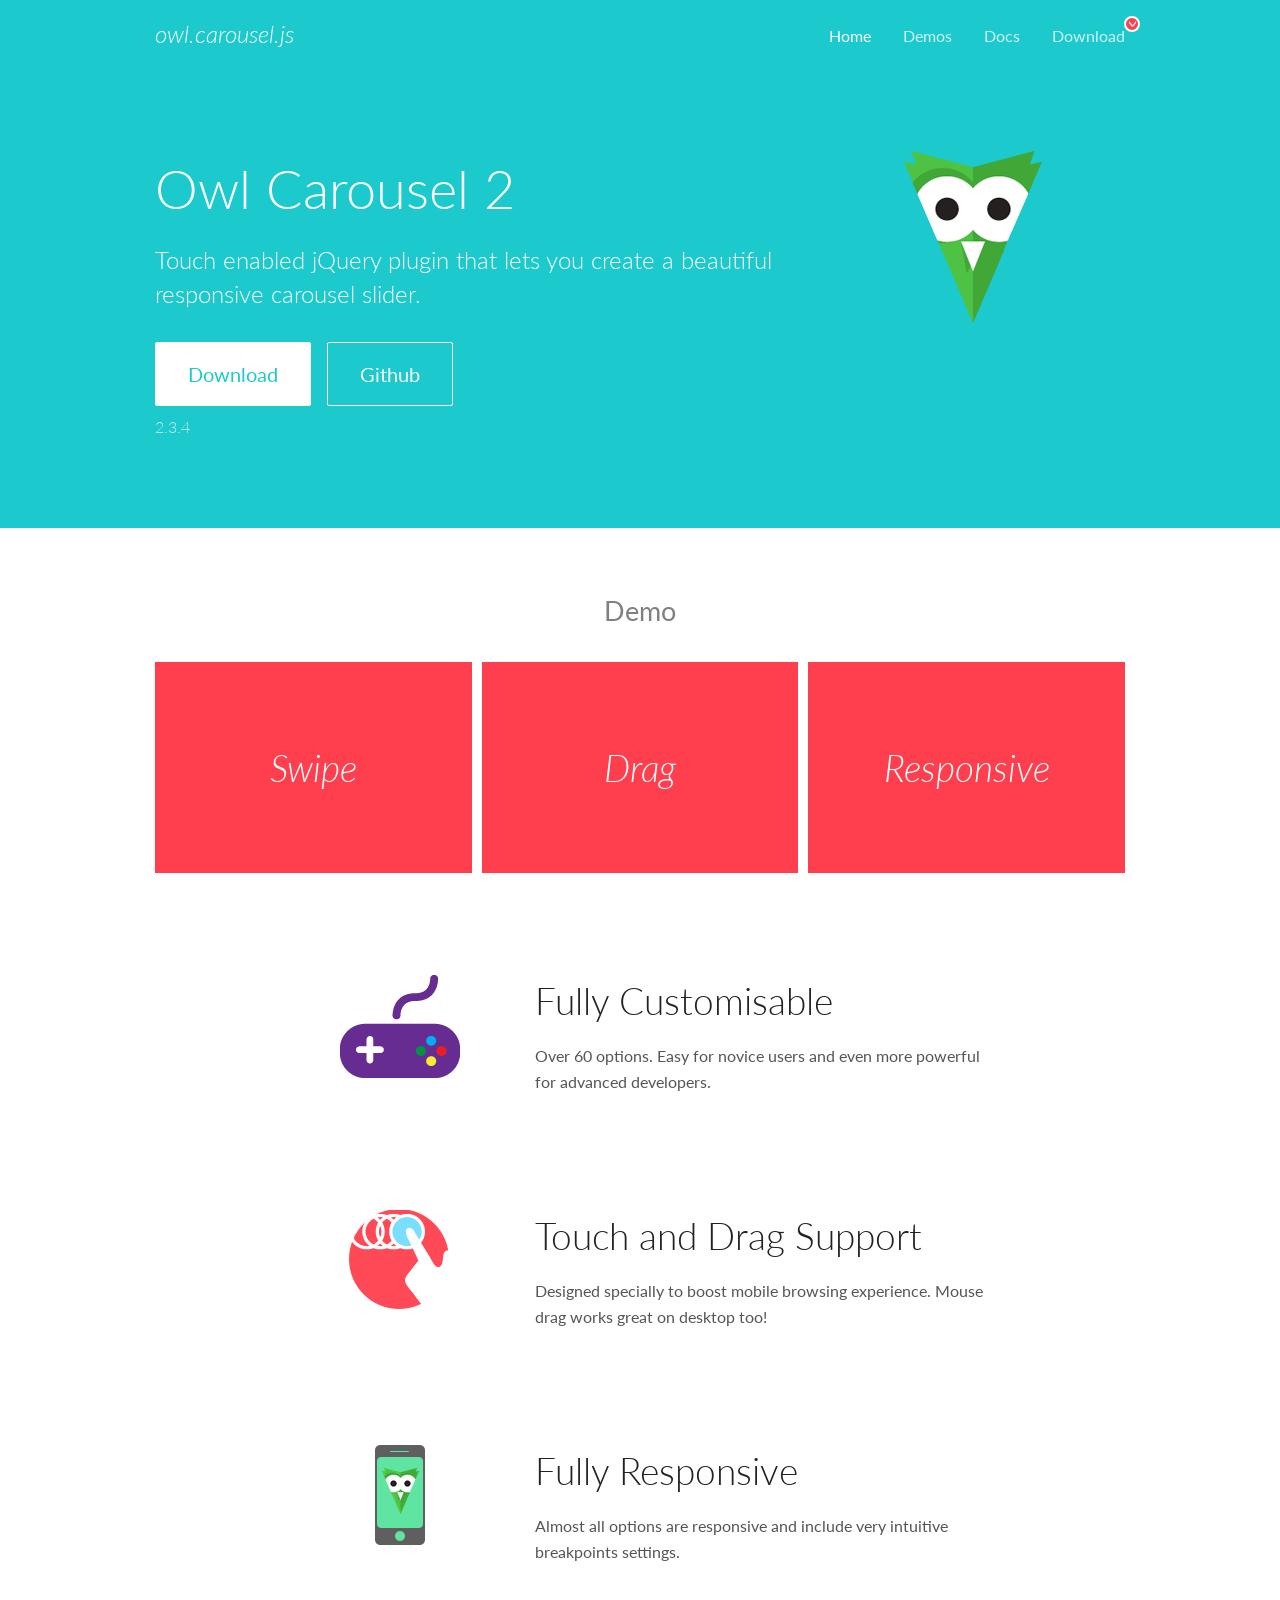
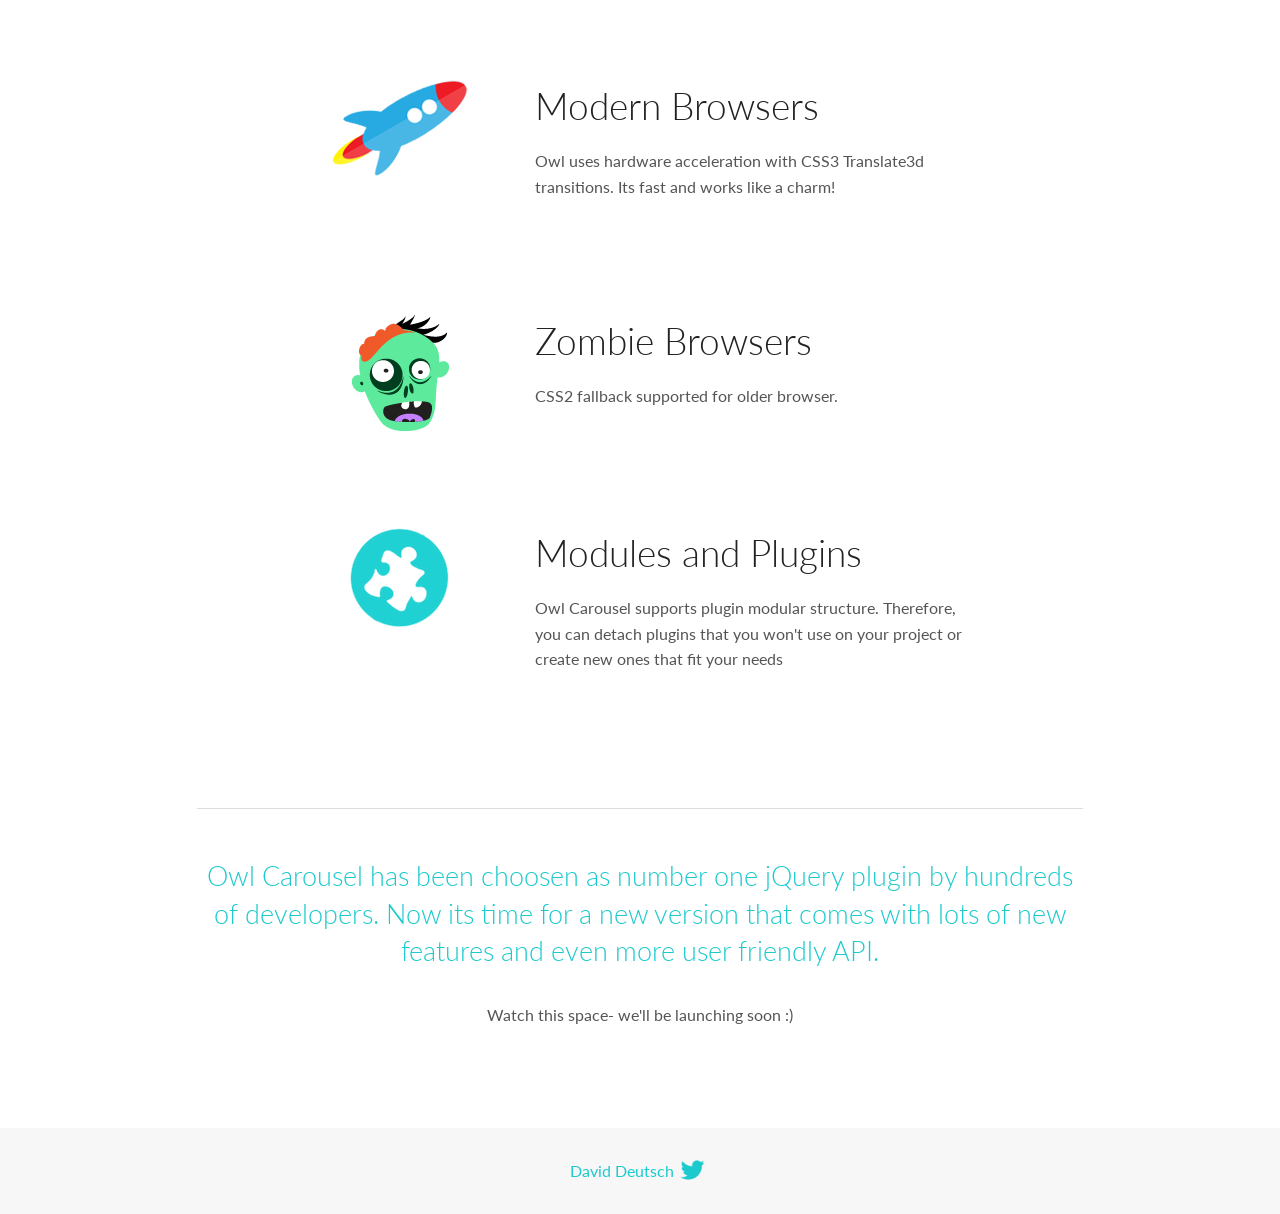
<file: Xuong/OwlCarousel2-2.3.4/OwlCarousel2-2.3.4/docs/index.html>
<!DOCTYPE html>
<html lang="en">
  <head>

    <!-- head -->
    <meta charset="utf-8">
    <meta name="msapplication-tap-highlight" content="no" />
    <meta name="viewport" content="width=device-width, initial-scale=1.0" />
    <meta name="description" content="Touch enabled jQuery plugin that lets you create beautiful responsive carousel slider.">
    <meta name="author" content="David Deutsch">
    <title>
      Home | Owl Carousel | 2.3.4
    </title>

    <!-- Stylesheets -->
    <link href='https://fonts.googleapis.com/css?family=Lato:300,400,700,400italic,300italic' rel='stylesheet' type='text/css'>
    <link rel="stylesheet" href="assets/css/docs.theme.min.css">

    <!-- Owl Stylesheets -->
    <link rel="stylesheet" href="assets/owlcarousel/assets/owl.carousel.min.css">
    <link rel="stylesheet" href="assets/owlcarousel/assets/owl.theme.default.min.css">

    <!-- HTML5 shim and Respond.js IE8 support of HTML5 elements and media queries -->

    <!--[if lt IE 9]>
      <script src="https://oss.maxcdn.com/libs/html5shiv/3.7.0/html5shiv.js"></script>
      <script src="https://oss.maxcdn.com/libs/respond.js/1.3.0/respond.min.js"></script>
    <![endif]-->

    <!-- Favicons -->
    <link rel="apple-touch-icon-precomposed" sizes="144x144" href="assets/ico/apple-touch-icon-144-precomposed.png">
    <link rel="shortcut icon" href="assets/ico/favicon.png">
    <link rel="shortcut icon" href="favicon.ico">

    <!-- Yeah i know js should not be in header. Its required for demos.-->

    <!-- javascript -->
    <script src="assets/vendors/jquery.min.js"></script>
    <script src="assets/owlcarousel/owl.carousel.js"></script>
  </head>
  <body>

    <!-- header -->
    <header class="header">
      <div class="row">
        <div class="large-12 columns">
          <div class="brand left">
            <h3>
              <a href="/OwlCarousel2/">owl.carousel.js</a> 
            </h3>
          </div>
          <a id="toggle-nav" class="right">
            <span></span> <span></span> <span></span> 
          </a> 
          <div class="nav-bar">
            <ul class="clearfix">
              <li class="active">
                <a href="/OwlCarousel2/index.html">Home</a> 
              </li>
              <li> <a href="/OwlCarousel2/demos/demos.html">Demos</a>  </li>
              <li> <a href="/OwlCarousel2/docs/started-welcome.html">Docs</a>  </li>
              <li>
                <a href="https://github.com/OwlCarousel2/OwlCarousel2/archive/2.3.4.zip">Download</a> 
                <span class="download"></span> 
              </li>
            </ul>
          </div>
        </div>
      </div>
    </header>

    <!-- home panel -->
    <section id="hero">
      <div class="row">
        <div class="large-8 medium-8 columns">
          <h1>Owl Carousel 2</h1>
          <h4>Touch enabled jQuery plugin that lets you create a beautiful responsive carousel slider.</h4>
          <a href="https://github.com/OwlCarousel2/OwlCarousel2/archive/2.3.4.zip" class="hero-button">Download</a> 
          <a href="https://github.com/OwlCarousel2/OwlCarousel2" class="hero-button outline">Github</a> 
          <p>2.3.4</p>
        </div>
        <div class="large-4 medium-4 columns">
          <img class="owl-logo" src="assets/img/owl-logo.png" alt="mr. Owl">
        </div>
      </div>
    </section>

    <!-- body -->
    <div class="home-demo">
      <div class="row">
        <div class="large-12 columns">
          <h3>Demo</h3>
          <div class="owl-carousel">
            <div class="item">
              <h2>Swipe</h2>
            </div>
            <div class="item">
              <h2>Drag</h2>
            </div>
            <div class="item">
              <h2>Responsive</h2>
            </div>
            <div class="item">
              <h2>CSS3</h2>
            </div>
            <div class="item">
              <h2>Fast</h2>
            </div>
            <div class="item">
              <h2>Easy</h2>
            </div>
            <div class="item">
              <h2>Free</h2>
            </div>
            <div class="item">
              <h2>Upgradable</h2>
            </div>
            <div class="item">
              <h2>Tons of options</h2>
            </div>
            <div class="item">
              <h2>Infinity</h2>
            </div>
            <div class="item">
              <h2>Auto Width</h2>
            </div>
          </div>
        </div>
      </div>
    </div>
    <script>
      var owl = $('.owl-carousel');
      owl.owlCarousel({
        margin: 10,
        loop: true,
        responsive: {
          0: {
            items: 1
          },
          600: {
            items: 2
          },
          1000: {
            items: 3
          }
        }
      })
    </script>

    <!-- features -->
    <div id="features">
      <div class="row">
        <div class="small-12 medium-9 small-centered columns">
          <section class="row feature">
            <div class="medium-4 small-12 columns">
              <img src="assets/img/feature-options.png" alt="">
            </div>
            <div class="medium-8 small-12 columns">
              <h2>Fully Customisable</h2>
              <p>Over 60 options. Easy for novice users and even more powerful for advanced developers.</p>
            </div>
          </section>
          <section class="row feature">
            <div class="medium-4 small-12 columns">
              <img src="assets/img/feature-drag.png" alt="">
            </div>
            <div class="medium-8 small-12 columns">
              <h2>Touch and Drag Support</h2>
              <p>Designed specially to boost mobile browsing experience. Mouse drag works great on desktop too!</p>
            </div>
          </section>
          <section class="row feature">
            <div class="medium-4 small-12 columns">
              <img src="assets/img/feature-responsive.png" alt="">
            </div>
            <div class="medium-8 small-12 columns">
              <h2>Fully Responsive</h2>
              <p>Almost all options are responsive and include very intuitive breakpoints settings.</p>
            </div>
          </section>
          <section class="row feature">
            <div class="medium-4 small-12 columns">
              <img src="assets/img/feature-modern.png" alt="">
            </div>
            <div class="medium-8 small-12 columns">
              <h2>Modern Browsers</h2>
              <p>Owl uses hardware acceleration with CSS3 Translate3d transitions. Its fast and works like a charm! </p>
            </div>
          </section>
          <section class="row feature">
            <div class="medium-4 small-12 columns">
              <img src="assets/img/feature-zombie.png" alt="">
            </div>
            <div class="medium-8 small-12 columns">
              <h2>Zombie Browsers</h2>
              <p>CSS2 fallback supported for older browser.</p>
            </div>
          </section>
          <section class="row feature">
            <div class="medium-4 small-12 columns">
              <img src="assets/img/feature-module.png" alt="">
            </div>
            <div class="medium-8 small-12 columns">
              <h2>Modules and Plugins</h2>
              <p>Owl Carousel supports plugin modular structure. Therefore, you can detach plugins that you won&#x27;t use on your project or create new ones that fit your needs</p>
            </div>
          </section>
        </div>
      </div>
    </div>

    <!-- footer -->
    <section id="teaser-text">
      <div class="row">
        <div class="small-12 medium-11 small-centered columns">
          <hr>
          <h3 id="owl-carousel-has-been-choosen-as-number-one-jquery-plugin-by-hundreds-of-developers-now-its-time-for-a-new-version-that-comes-with-lots-of-new-features-and-even-more-user-friendly-api-">Owl Carousel has been choosen as number one jQuery plugin by hundreds of developers. Now its time for a new version that comes with lots of new features and even more user friendly API.</h3>
          <p>Watch this space- we&#39;ll be launching soon :)</p>
        </div>
      </div>
    </section>

    <!-- footer -->
    <footer class="footer">
      <div class="row">
        <div class="large-12 columns">
          <h5>
            <a href="/OwlCarousel2/docs/support-contact.html">David Deutsch</a> 
            <a id="custom-tweet-button" href="https://twitter.com/share?url=https://github.com/OwlCarousel2/OwlCarousel2&text=Owl Carousel - This is so awesome! " target="_blank"></a> 
          </h5>
        </div>
      </div>
    </footer>

    <!-- vendors -->
    <script src="assets/vendors/highlight.js"></script>
    <script src="assets/js/app.js"></script>
  </body>
</html>
</file>
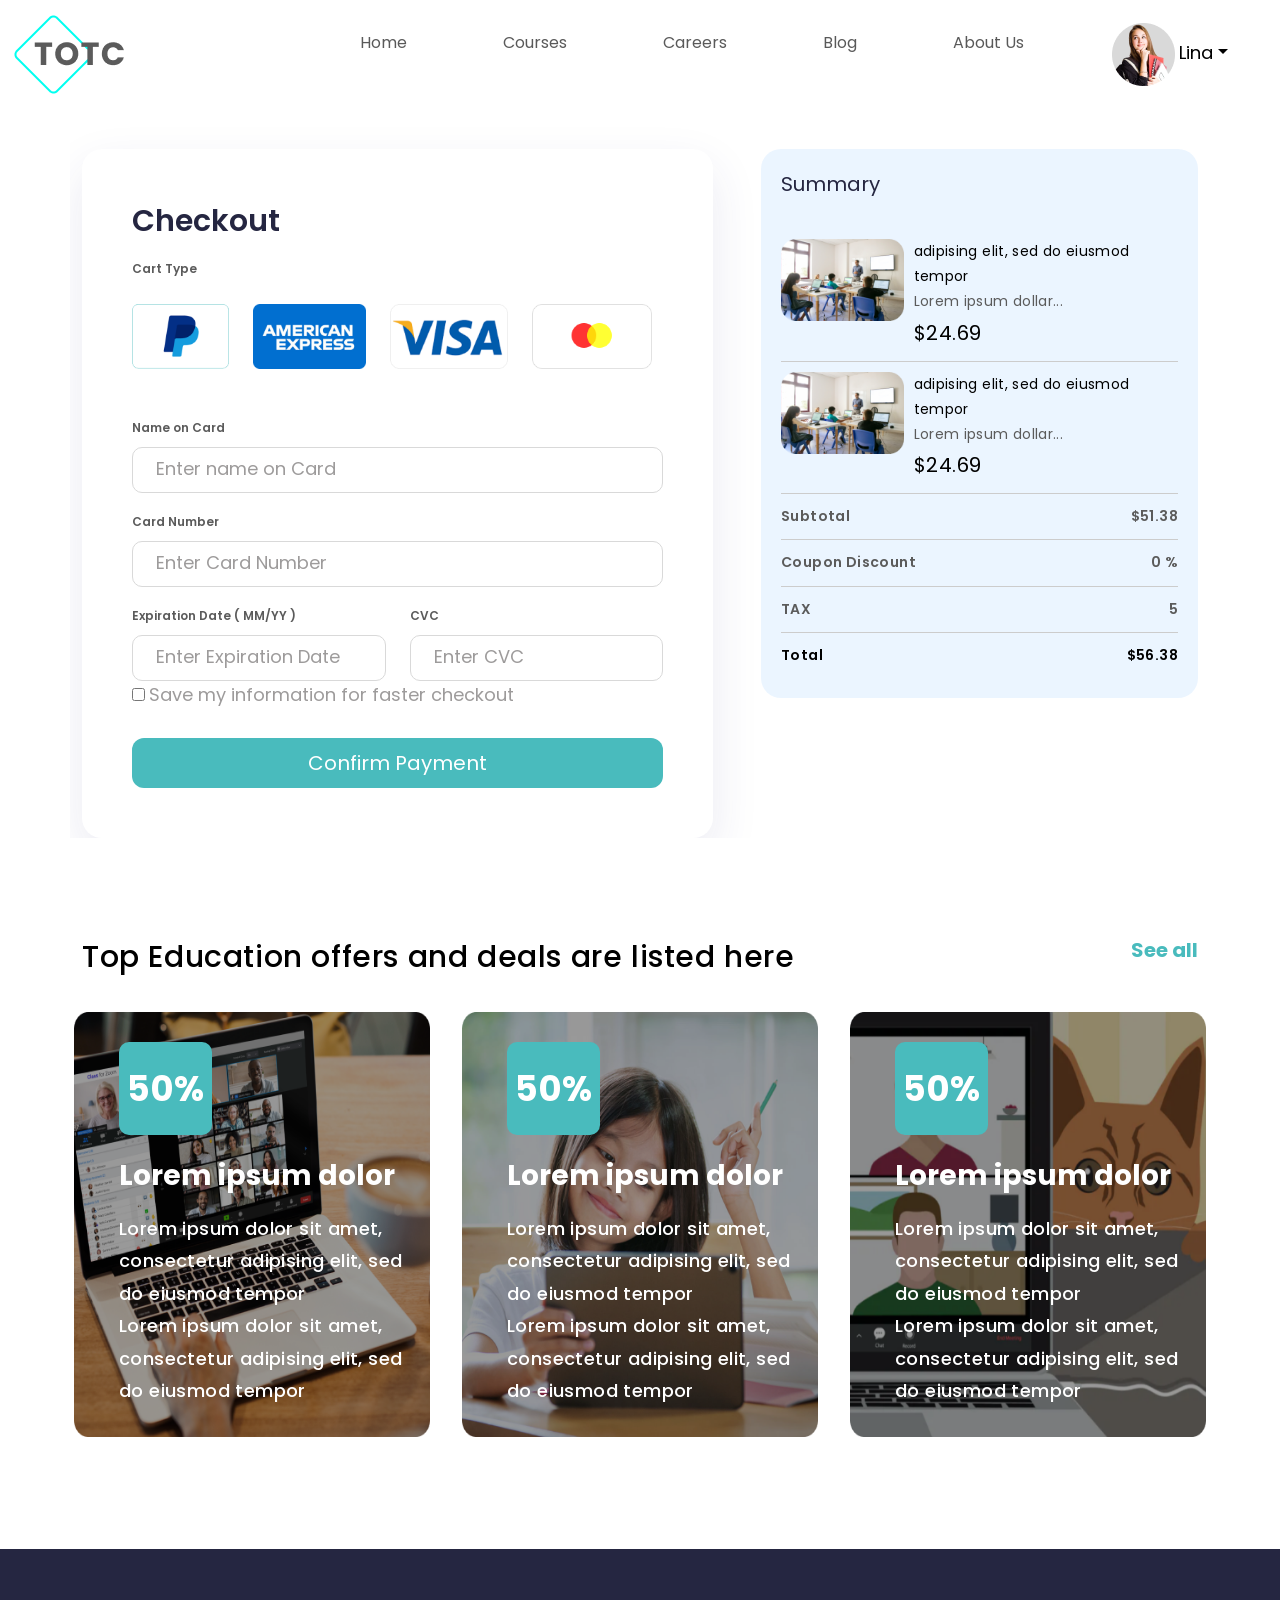
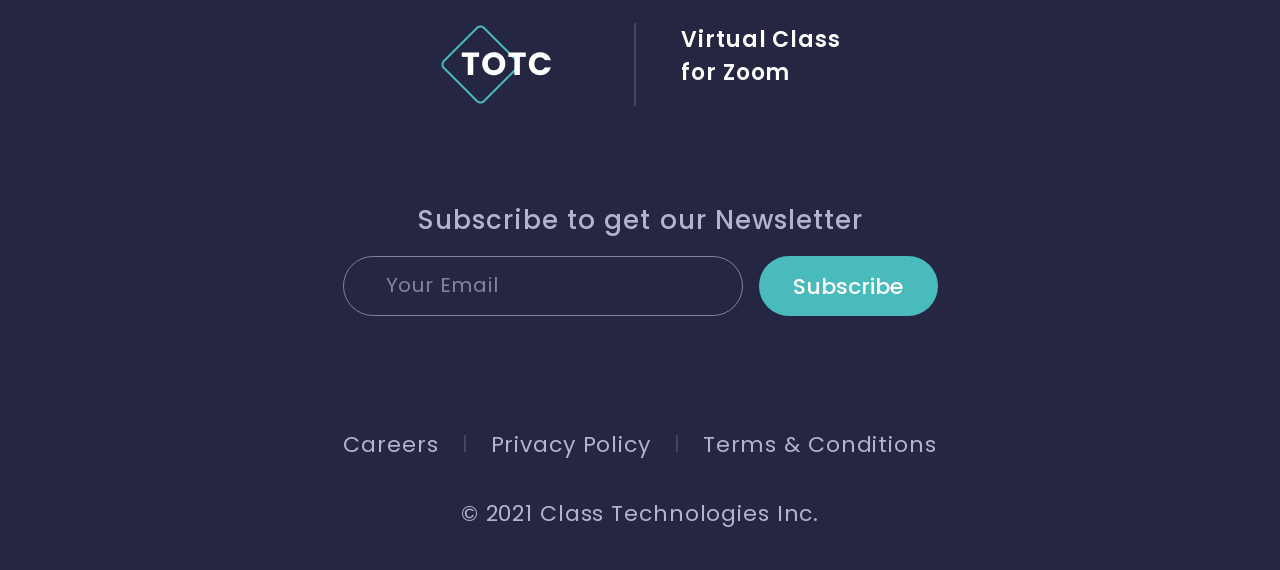
<file: checkout/checkout.html>
<!DOCTYPE html>
<html lang="en">
<head>
    <meta charset="UTF-8">
    <meta name="viewport" content="width=device-width, initial-scale=1.0">
    <title>Document</title>
    <link rel="stylesheet" href="/checkout/checkout.css">
    <link rel="stylesheet" href="/bootstrap/css/bootstrap.css">
    <link rel="preconnect" href="https://fonts.googleapis.com">
    <link rel="preconnect" href="https://fonts.gstatic.com" crossorigin>
    <link href="https://fonts.googleapis.com/css2?family=Poppins:wght@300;400;500&display=swap" rel="stylesheet">
    <link rel="stylesheet" href="/blog page/animate.css">
</head>
<body>
    <div id="container">
        <header>
        <nav class="navbar navbar-expand-lg navbar-light bg-white">
            <div class="container-xxl pad-container ">
                <!-- <a  href="#">Navbar</a> -->
                <img src="/blog page/img/Group 235.png" class="navbar-brand logo" alt="">


                <button class="navbar-toggler" type="button" data-bs-toggle="collapse"
                    data-bs-target="#navbarSupportedContent" aria-controls="navbarSupportedContent"
                    aria-expanded="false" aria-label="Toggle navigation">
                    <span class="navbar-toggler-icon"></span>
                </button>
                <div class="collapse navbar-collapse nav-heading " id="navbarSupportedContent">
                    <ul class="navbar-nav me-auto mb-2 mb-lg-0 sub-nav ">
                        <li class="nav-item">
                            <a class="nav-link " aria-current="page" href="/Home_XuongHTML-main (2)/Home_XuongHTML-main/index.html">Home</a>
                        </li>
                        <li class="nav-item">
                            <a class="nav-link" href="/course.html">Courses</a>
                        </li>
                        <li class="nav-item">
                            <a class="nav-link" href="#" tabindex="-1" aria-disabled="true">Careers</a>
                        </li>
                        <li class="nav-item">
                            <a class="nav-link " href="/blog page/index.html" tabindex="-1" aria-disabled="true">Blog</a>
                        </li>
                        <li class="nav-item">
                            <a class="nav-link" href="#" tabindex="-1" aria-disabled="true">About Us</a>
                        </li>
                        <li class="nav-item">
                            <img src="/blog page/img/Group 234.png" class="user" alt="">

                            <a href="" class="dropdown-toggle font-user" id="navbarDropdown" role="button"
                                data-bs-toggle="dropdown" aria-expanded="false">Lina</a>
                        </li>
                        <!-- <li class="nav-item dropdown">
                            
                            <a class="nav-link dropdown-toggle font-user" href="#" id="navbarDropdown" role="button" data-bs-toggle="dropdown" aria-expanded="false">
                                <img src="/blog page/img/Group 234.png" alt="">
                                 Lina
                            </a>
                            
                          </li> -->
                    </ul>

                </div>
            </div>
        </nav>
        </header>
        <!-- header-->

        <!-- main -->
        <main>
            <div class="container overflow-hidden">
                <div class="row gx-5" style="margin-top: 40px;">
                    <div class="col-xl-7 col-lg-6">
                    <div class=" topic">
                        <div class="row">
                            <p class="text-main">Checkout</p>
                            <p class="text">Cart Type</p>
                        </div>
                        <form action="" method="post">
                            <div class=" logo">
                                <img src="/checkout/img/Group 307.png" alt="" style="margin: 0 10px 0 0;">
                                <img src="/checkout/img/am_amex_06 1.png" alt="">
                                <img src="/checkout/img/download 1.png" alt="">
                                <img src="/checkout/img/Group 378.png" alt="">
                            </div>
                            <div class="card-info">
                                <label for="name-card">
                                    Name on Card
                                </label><br>
                                <input type="text" name="name-card" id="name-card" placeholder="Enter name on Card">
                            </div>
                            <div class="card-info">
                                <label for="number-card">
                                    Card Number
                                </label><br>
                                <input type="text" name="number-card" id="number-card" placeholder="Enter Card Number">
                            </div>
                            <div class="row gx-4">
                                <div class="col">
                                    <div class="card-info">
                                        <label for="card-date">
                                            Expiration Date ( MM/YY )        
                                        </label>
                                            <br>
                                        <input type="text" name="card-date" id="card-date" placeholder="Enter Expiration Date">
                                    </div>
                                </div>
                                <div class="col">
                                    <div class="card-info">
                                        <label for="card-CVC">
                                            CVC
                                        </label><br>
                                        <input type="text" name="card-CVC" id="card-CVC" placeholder="Enter CVC">
                                    </div>
                                </div>
                            </div>
                            <div class="check-card">
                                <input type="checkbox" name="card-check" id="card-check" >
                                <label for="card-check">
                                    Save my information for faster checkout
                                </label>
                                
                            </div>
                            <div class="submit-card">
                                <button>Confirm Payment</button>
                            </div>
                        </form>
                        
                       
                    </div>
                    </div>
                    <div class="col-xl-5 col-lg-6">
                        <div class="summary">
                            <div>
                                <p class="text-summary">Summary</p>
                            </div>
                            <div class="information">
                                <div class="img">
                                    <img src="/checkout/img/confident-teacher-explaining-lesson-pupils 1.png" alt="">
                                </div>
                                
                                <div class="information-text">
                                    <p class="text-main">adipising elit, sed do eiusmod tempor</p>
                                    <p class="text">Lorem ipsum dollar...</p>
                                    <p class="price">$24.69</p>
                                </div>
                            </div>
                            <div class="information">
                                <div class="img">
                                    <img src="/checkout/img/confident-teacher-explaining-lesson-pupils 1.png" alt="">
                                </div>
                                
                                <div class="information-text">
                                    <p class="text-main">adipising elit, sed do eiusmod tempor</p>
                                    <p class="text">Lorem ipsum dollar...</p>
                                    <p class="price">$24.69</p>
                                </div>
                            </div>
                             <div class="subtext">
                                <p class="subtotal">
                                    Subtotal
                                </p>
                                <p class="subtotal">
                                    $51.38
                                </p>
                             </div>
                             <div class="subtext">
                                <p class="subtotal">
                                    Coupon Discount
                                </p>
                                <p class="subtotal">
                                    0 %
                                </p>
                             </div>
                             <div class="subtext">
                                <p class="subtotal">
                                    TAX
                                </p>
                                <p class="subtotal">
                                    5
                                </p>
                             </div>
                             <div class="sub-total">
                                <p class="total">
                                    Total
                                </p>
                                <p class="total">
                                    $56.38
                                </p>
                             </div>
                        </div>
                    </div>
                  </div>
            </div>
            <div class="container">
                <div class="row  ">
                    <div class="mrk">
                        <p class="Marketing">Top Education offers and deals are listed here</p>
                        <p class="text">See all</p>
                    </div>
                </div>
                <div class="row gx-5 " style="margin-bottom: 76px;">
                    <div class="col p-3">
                     <div class="education work">
                        <div class="box-50">
                            <p>50%</p>
                        </div>
                        <div class="text-education" style="padding-bottom: 30px;">
                            <p class="topic-text">
                                Lorem ipsum dolor
                            </p>
                            <p class="sub-text">Lorem ipsum dolor sit amet, consectetur adipising elit, sed do eiusmod tempor</p>
                            <p class="sub-text ">Lorem ipsum dolor sit amet, consectetur adipising elit, sed do eiusmod tempor</p>
                        </div>
                     </div>

                    </div>
                    <div class="col p-3">
                        <div class="education learn">
                           <div class="box-50">
                               <p>50%</p>
                           </div>
                           <div class="text-education" style="padding-bottom: 30px;">
                               <p class="topic-text">
                                   Lorem ipsum dolor
                               </p>
                               <p class="sub-text">Lorem ipsum dolor sit amet, consectetur adipising elit, sed do eiusmod tempor</p>
                               <p class="sub-text">Lorem ipsum dolor sit amet, consectetur adipising elit, sed do eiusmod tempor</p>
                           </div>
                        </div>
   
                       </div>
                       <div class="col p-3">
                        <div class="education cat">
                           <div class="box-50">
                               <p>50%</p>
                           </div>
                           <div class="text-education" style="padding-bottom: 30px;">
                               <p class="topic-text">
                                   Lorem ipsum dolor
                               </p>
                               <p class="sub-text">Lorem ipsum dolor sit amet, consectetur adipising elit, sed do eiusmod tempor</p>
                               <p class="sub-text">Lorem ipsum dolor sit amet, consectetur adipising elit, sed do eiusmod tempor</p>
                           </div>
                        </div>
   
                       </div>
            </div>
        </main>


        <footer>
            <div class="container">
                <div class="row justify-content-md-center ">
                  <div class="col-xxl-6" >
                    <div class="logo-footer">
                        <img src="/blog page/img/Group 111.png" alt="">
                        
                        <canvas id="mycanvas" width="10px" height="83px" ></canvas>
                        <p><span class="vertical">Virtual Class</span>
                            <span class="vertical"> for Zoom</span>
                        </p>
                    </div>
                    <div class="foot-text">
                        <p>Subscribe to get our Newsletter</p>
                    </div>
                    <form class="row g-3">
                        <div class="col-auto">
                            <!-- <label for="email" class="visually-hidden">Email</label> -->
                            <input type="email" class="form-control foot-input" id="email" placeholder="Your Email">
                          </div>
                        <div class="col-auto">
                          <button type="submit" class="btn mb-3 bg">Subscribe</button>
                        </div>
                      </form>
                      <div class="place">
                        <p>Careers</p>
                        <canvas id="mycanvas2" width="4px" height="17px"></canvas>
                        <p>Privacy Policy</p>
                        <canvas id="mycanvas3" width="4px" height="17px"></canvas>
                        <p>Terms & Conditions</p>
                      </div>
                      <p class="time">© 2021 Class Technologies Inc. </p>
                  </div>

                  
                </div>
            </div>
        </footer>
    </div>


    <script src="/bootstrap/js/bootstrap.js"></script>
    <script src="/checkout/checkout.js"></script>
</body>
</html>
</file>
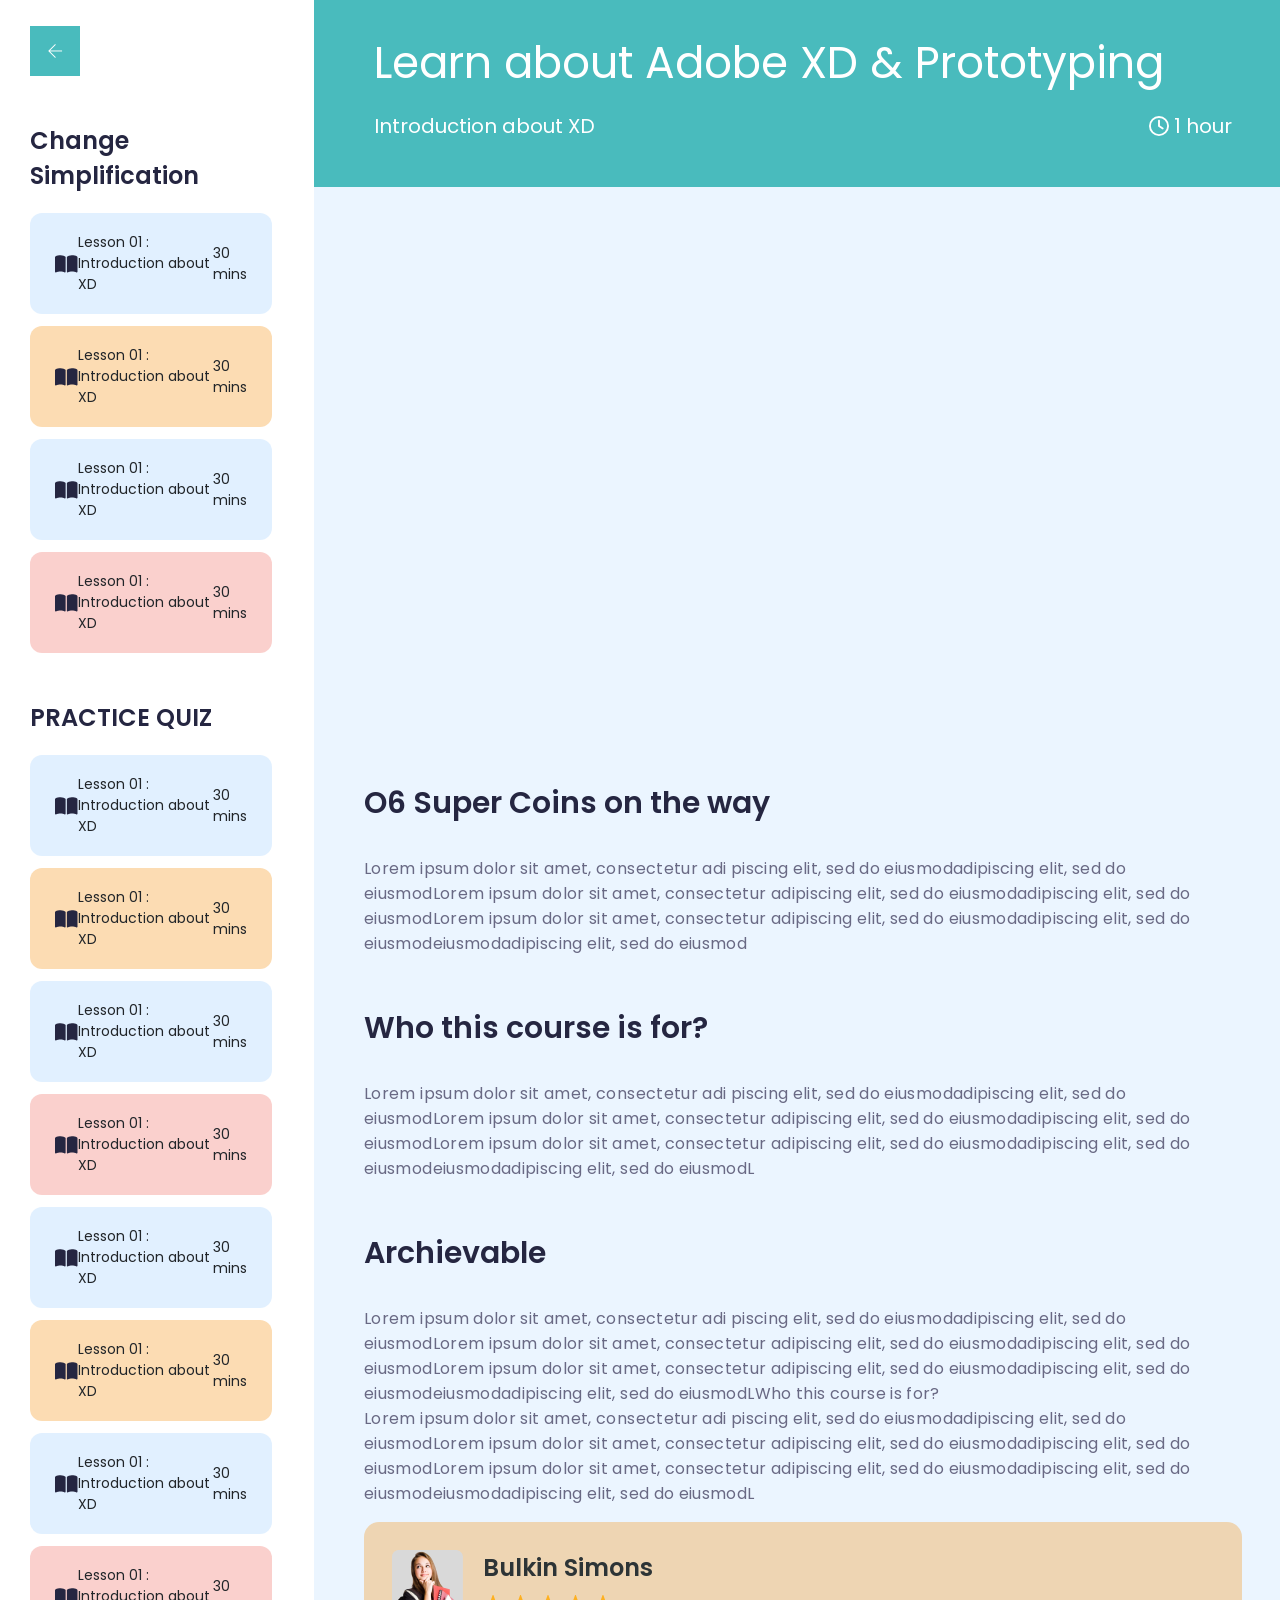
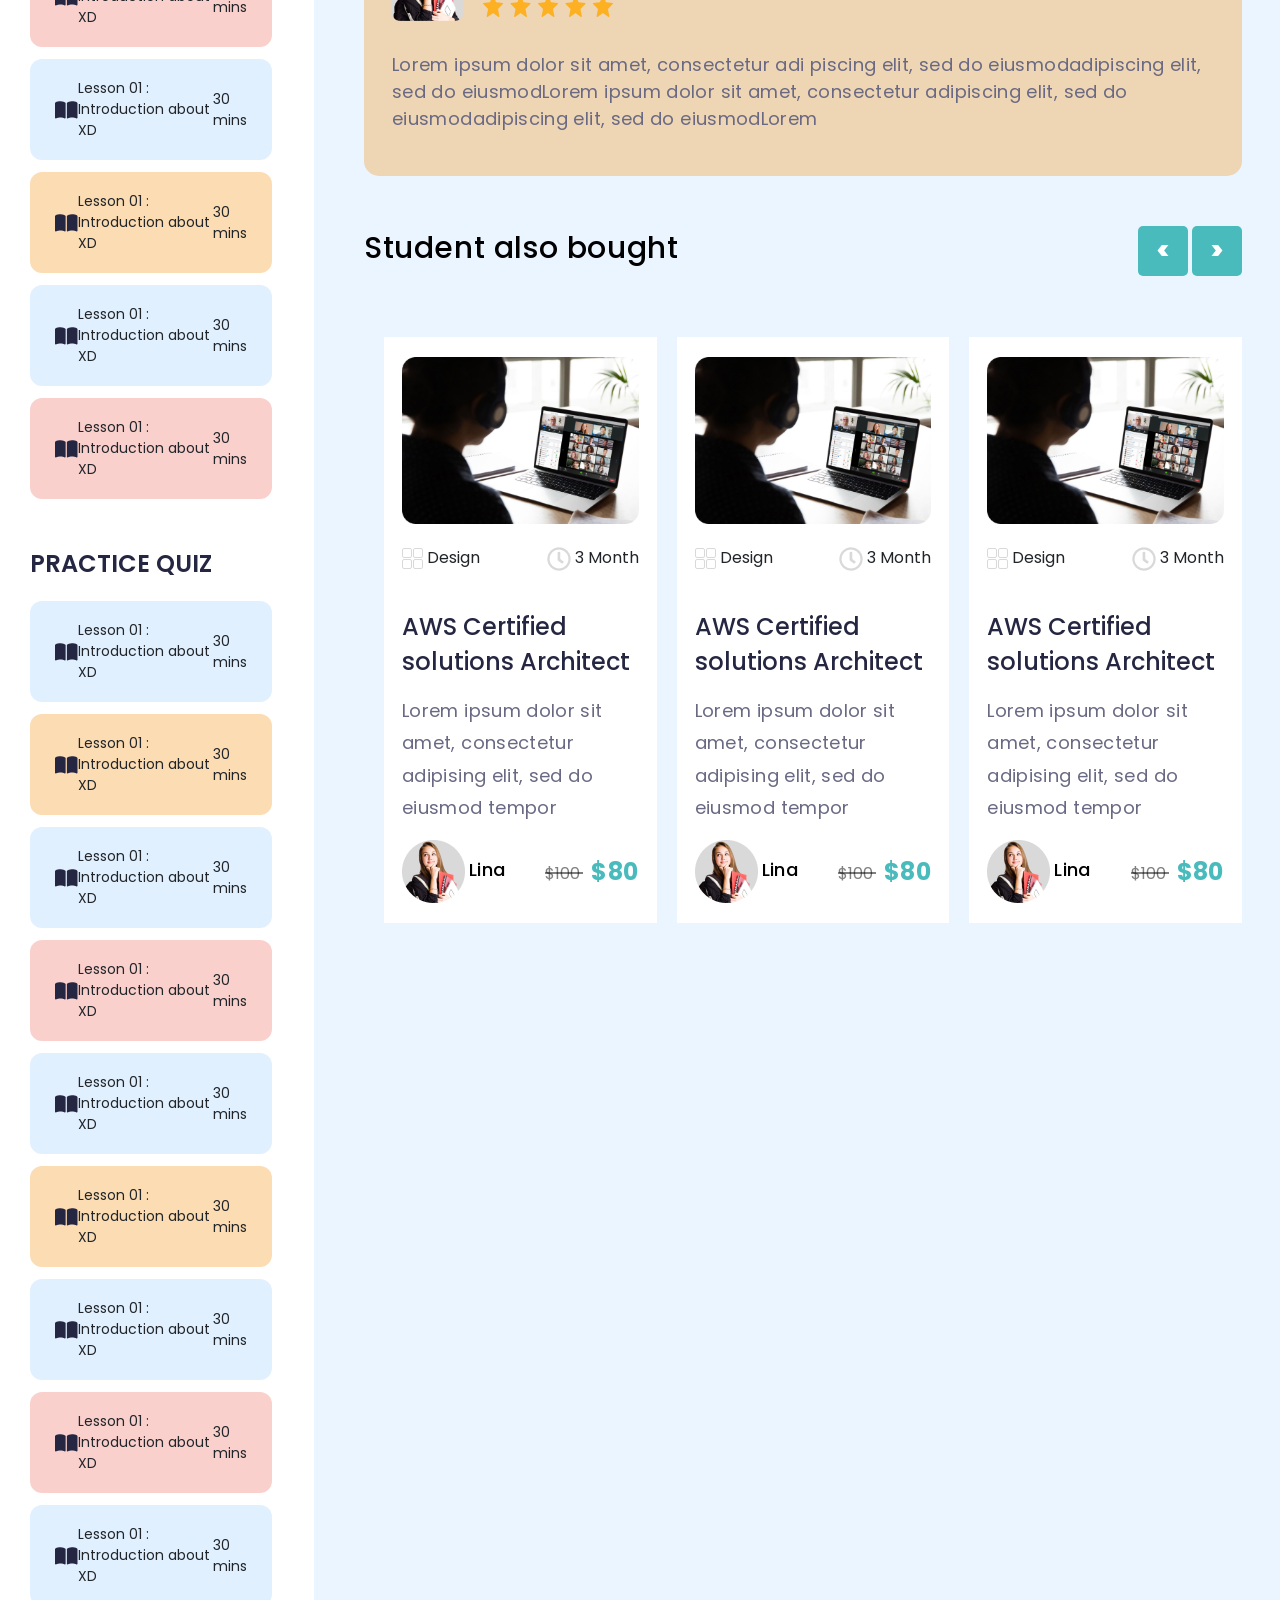
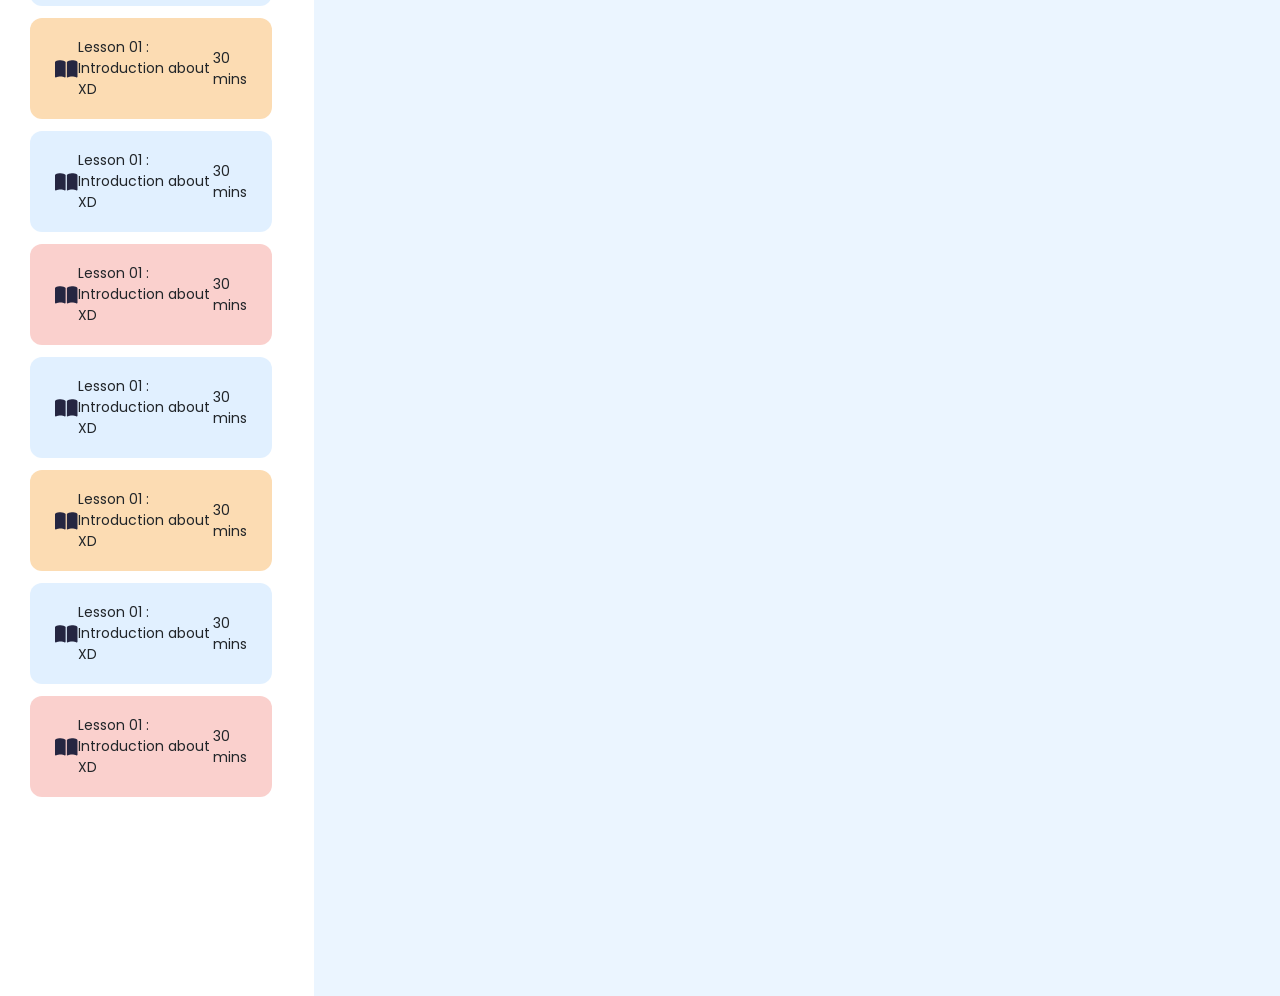
<file: fullview/fullview.html>
<!DOCTYPE html>
<html lang="en">

<head>
    <meta charset="UTF-8">
    <meta name="viewport" content="width=device-width, initial-scale=1.0">
    <title>Document</title>
    <link rel="stylesheet" href="/fullview/fullview.css">
    <link rel="stylesheet" href="/bootstrap/css/bootstrap.min.css">
    <link rel="stylesheet" href="/themify-icons/themify-icons.css">
    <link rel="preconnect" href="https://fonts.googleapis.com">
    <link rel="preconnect" href="https://fonts.gstatic.com" crossorigin>
    <link href="https://fonts.googleapis.com/css2?family=Poppins:wght@300;400;500&display=swap" rel="stylesheet">
    <link rel="stylesheet" href="/blog page/animate.css">
    <link rel="stylesheet" href="/fontawesome-free-6.4.2-web/fontawesome-free-6.4.2-web/css/all.css">
</head>
</head>

<body>
    <div id="container">
        <div class="container-fluid" style="padding: 0;">
            <div class="row">
                <div class="col-3">
                    <div class="pd">
                        <div class="btn-back">
                            <a href="#"><i class="ti-arrow-left"></i></a>
                        </div>
                        <div class="menu-left">
                            <p>Change Simplification</p>
                        </div>
                        <div class="content-menu">
                            <div class="content-blue content">
                                <div class="content-flex">
                                    <i class="fa-solid fa-book-open"></i>
                                    <p class="lesson">Lesson 01 : Introduction about XD</p>

                                    <div class="time">
                                        <p>30 mins</p>
                                    </div>
                                </div>
                            </div>
                            <div class="content-brown content">
                                <div class="content-flex">
                                    <i class="fa-solid fa-book-open"></i>
                                    <p class="lesson">Lesson 01 : Introduction about XD</p>

                                    <div class="time">
                                        <p>30 mins</p>
                                    </div>
                                </div>
                            </div>
                            <div class="content-blue content">
                                <div class="content-flex">
                                    <i class="fa-solid fa-book-open"></i>
                                    <p class="lesson">Lesson 01 : Introduction about XD</p>

                                    <div class="time">
                                        <p>30 mins</p>
                                    </div>
                                </div>
                            </div>
                            <div class="content-red content">
                                <div class="content-flex">
                                    <i class="fa-solid fa-book-open"></i>
                                    <p class="lesson">Lesson 01 : Introduction about XD</p>

                                    <div class="time">
                                        <p>30 mins</p>
                                    </div>
                                </div>
                            </div>
                        </div>

                        <div class="menu-left">
                            <p>PRACTICE QUIZ</p>
                        </div>
                        <div class="content-menu">
                            <div class="content-blue content">
                                <div class="content-flex">
                                    <i class="fa-solid fa-book-open"></i>
                                    <p class="lesson">Lesson 01 : Introduction about XD</p>

                                    <div class="time">
                                        <p>30 mins</p>
                                    </div>
                                </div>
                            </div>
                            <div class="content-brown content">
                                <div class="content-flex">
                                    <i class="fa-solid fa-book-open"></i>
                                    <p class="lesson">Lesson 01 : Introduction about XD</p>

                                    <div class="time">
                                        <p>30 mins</p>
                                    </div>
                                </div>
                            </div>
                            <div class="content-blue content">
                                <div class="content-flex">
                                    <i class="fa-solid fa-book-open"></i>
                                    <p class="lesson">Lesson 01 : Introduction about XD</p>

                                    <div class="time">
                                        <p>30 mins</p>
                                    </div>
                                </div>
                            </div>
                            <div class="content-red content">
                                <div class="content-flex">
                                    <i class="fa-solid fa-book-open"></i>
                                    <p class="lesson">Lesson 01 : Introduction about XD</p>

                                    <div class="time">
                                        <p>30 mins</p>
                                    </div>
                                </div>
                            </div>
                        </div>
                        <div class="content-menu">
                            <div class="content-blue content">
                                <div class="content-flex">
                                    <i class="fa-solid fa-book-open"></i>
                                    <p class="lesson">Lesson 01 : Introduction about XD</p>

                                    <div class="time">
                                        <p>30 mins</p>
                                    </div>
                                </div>
                            </div>
                            <div class="content-brown content">
                                <div class="content-flex">
                                    <i class="fa-solid fa-book-open"></i>
                                    <p class="lesson">Lesson 01 : Introduction about XD</p>

                                    <div class="time">
                                        <p>30 mins</p>
                                    </div>
                                </div>
                            </div>
                            <div class="content-blue content">
                                <div class="content-flex">
                                    <i class="fa-solid fa-book-open"></i>
                                    <p class="lesson">Lesson 01 : Introduction about XD</p>

                                    <div class="time">
                                        <p>30 mins</p>
                                    </div>
                                </div>
                            </div>
                            <div class="content-red content">
                                <div class="content-flex">
                                    <i class="fa-solid fa-book-open"></i>
                                    <p class="lesson">Lesson 01 : Introduction about XD</p>

                                    <div class="time">
                                        <p>30 mins</p>
                                    </div>
                                </div>
                            </div>
                        </div>
                        <div class="content-menu">
                            <div class="content-blue content">
                                <div class="content-flex">
                                    <i class="fa-solid fa-book-open"></i>
                                    <p class="lesson">Lesson 01 : Introduction about XD</p>

                                    <div class="time">
                                        <p>30 mins</p>
                                    </div>
                                </div>
                            </div>
                            <div class="content-brown content">
                                <div class="content-flex">
                                    <i class="fa-solid fa-book-open"></i>
                                    <p class="lesson">Lesson 01 : Introduction about XD</p>

                                    <div class="time">
                                        <p>30 mins</p>
                                    </div>
                                </div>
                            </div>
                            <div class="content-blue content">
                                <div class="content-flex">
                                    <i class="fa-solid fa-book-open"></i>
                                    <p class="lesson">Lesson 01 : Introduction about XD</p>

                                    <div class="time">
                                        <p>30 mins</p>
                                    </div>
                                </div>
                            </div>
                            <div class="content-red content">
                                <div class="content-flex">
                                    <i class="fa-solid fa-book-open"></i>
                                    <p class="lesson">Lesson 01 : Introduction about XD</p>

                                    <div class="time">
                                        <p>30 mins</p>
                                    </div>
                                </div>
                            </div>
                        </div>
                        <div class="menu-left">
                            <p>PRACTICE QUIZ</p>
                        </div>
                        <div class="content-menu">
                            <div class="content-blue content">
                                <div class="content-flex">
                                    <i class="fa-solid fa-book-open"></i>
                                    <p class="lesson">Lesson 01 : Introduction about XD</p>

                                    <div class="time">
                                        <p>30 mins</p>
                                    </div>
                                </div>
                            </div>
                            <div class="content-brown content">
                                <div class="content-flex">
                                    <i class="fa-solid fa-book-open"></i>
                                    <p class="lesson">Lesson 01 : Introduction about XD</p>

                                    <div class="time">
                                        <p>30 mins</p>
                                    </div>
                                </div>
                            </div>
                            <div class="content-blue content">
                                <div class="content-flex">
                                    <i class="fa-solid fa-book-open"></i>
                                    <p class="lesson">Lesson 01 : Introduction about XD</p>

                                    <div class="time">
                                        <p>30 mins</p>
                                    </div>
                                </div>
                            </div>
                            <div class="content-red content">
                                <div class="content-flex">
                                    <i class="fa-solid fa-book-open"></i>
                                    <p class="lesson">Lesson 01 : Introduction about XD</p>

                                    <div class="time">
                                        <p>30 mins</p>
                                    </div>
                                </div>
                            </div>
                        </div>
                        <div class="content-menu">
                            <div class="content-blue content">
                                <div class="content-flex">
                                    <i class="fa-solid fa-book-open"></i>
                                    <p class="lesson">Lesson 01 : Introduction about XD</p>

                                    <div class="time">
                                        <p>30 mins</p>
                                    </div>
                                </div>
                            </div>
                            <div class="content-brown content">
                                <div class="content-flex">
                                    <i class="fa-solid fa-book-open"></i>
                                    <p class="lesson">Lesson 01 : Introduction about XD</p>

                                    <div class="time">
                                        <p>30 mins</p>
                                    </div>
                                </div>
                            </div>
                            <div class="content-blue content">
                                <div class="content-flex">
                                    <i class="fa-solid fa-book-open"></i>
                                    <p class="lesson">Lesson 01 : Introduction about XD</p>

                                    <div class="time">
                                        <p>30 mins</p>
                                    </div>
                                </div>
                            </div>
                            <div class="content-red content">
                                <div class="content-flex">
                                    <i class="fa-solid fa-book-open"></i>
                                    <p class="lesson">Lesson 01 : Introduction about XD</p>

                                    <div class="time">
                                        <p>30 mins</p>
                                    </div>
                                </div>
                            </div>
                        </div>
                        <div class="content-menu">
                            <div class="content-blue content">
                                <div class="content-flex">
                                    <i class="fa-solid fa-book-open"></i>
                                    <p class="lesson">Lesson 01 : Introduction about XD</p>

                                    <div class="time">
                                        <p>30 mins</p>
                                    </div>
                                </div>
                            </div>
                            <div class="content-brown content">
                                <div class="content-flex">
                                    <i class="fa-solid fa-book-open"></i>
                                    <p class="lesson">Lesson 01 : Introduction about XD</p>

                                    <div class="time">
                                        <p>30 mins</p>
                                    </div>
                                </div>
                            </div>
                            <div class="content-blue content">
                                <div class="content-flex">
                                    <i class="fa-solid fa-book-open"></i>
                                    <p class="lesson">Lesson 01 : Introduction about XD</p>

                                    <div class="time">
                                        <p>30 mins</p>
                                    </div>
                                </div>
                            </div>
                            <div class="content-red content">
                                <div class="content-flex">
                                    <i class="fa-solid fa-book-open"></i>
                                    <p class="lesson">Lesson 01 : Introduction about XD</p>

                                    <div class="time">
                                        <p>30 mins</p>
                                    </div>
                                </div>
                            </div>
                        </div>
                        <div class="content-menu">
                            <div class="content-blue content">
                                <div class="content-flex">
                                    <i class="fa-solid fa-book-open"></i>
                                    <p class="lesson">Lesson 01 : Introduction about XD</p>

                                    <div class="time">
                                        <p>30 mins</p>
                                    </div>
                                </div>
                            </div>
                            <div class="content-brown content">
                                <div class="content-flex">
                                    <i class="fa-solid fa-book-open"></i>
                                    <p class="lesson">Lesson 01 : Introduction about XD</p>

                                    <div class="time">
                                        <p>30 mins</p>
                                    </div>
                                </div>
                            </div>
                            <div class="content-blue content">
                                <div class="content-flex">
                                    <i class="fa-solid fa-book-open"></i>
                                    <p class="lesson">Lesson 01 : Introduction about XD</p>

                                    <div class="time">
                                        <p>30 mins</p>
                                    </div>
                                </div>
                            </div>
                            <div class="content-red content">
                                <div class="content-flex">
                                    <i class="fa-solid fa-book-open"></i>
                                    <p class="lesson">Lesson 01 : Introduction about XD</p>

                                    <div class="time">
                                        <p>30 mins</p>
                                    </div>
                                </div>
                            </div>
                        </div>
                    </div>

                </div>
                <div class="col-9" style="padding: 0;">
                    <div class="information-learn">
                        <p class="topic">Learn about Adobe XD & Prototyping</p>
                        <div class="sub-text">
                            <p>Introduction about XD</p>
                            <p> <i class="fa-regular fa-clock"></i> 1 hour</p>
                        </div>
                    </div>
                    <div class="information">
                        <div class="ratio ratio-16x9 video">
                            <iframe src="https://youtu.be/ErCFsm9eikU?si=_yNEp7b0ohIZFNuMc" title="YouTube video"
                                allowfullscreen></iframe>
                        </div>
                        <div class="information-text">
                            <p class="text">O6 Super Coins on the way</p>
                            <p class="sub-text">Lorem ipsum dolor sit amet, consectetur adi piscing elit, sed do
                                eiusmodadipiscing elit,
                                sed do eiusmodLorem ipsum dolor sit amet, consectetur adipiscing elit, sed do
                                eiusmodadipiscing elit, sed do eiusmodLorem ipsum dolor sit amet, consectetur adipiscing
                                elit, sed do eiusmodadipiscing elit, sed do eiusmodeiusmodadipiscing elit, sed do
                                eiusmod</p>
                            <p class="text">Who this course is for?</p>
                            <p class="sub-text">Lorem ipsum dolor sit amet, consectetur adi piscing elit, sed do
                                eiusmodadipiscing elit, sed do eiusmodLorem ipsum dolor sit amet, consectetur adipiscing
                                elit, sed do eiusmodadipiscing elit, sed do eiusmodLorem ipsum dolor sit amet,
                                consectetur adipiscing elit, sed do eiusmodadipiscing elit, sed do
                                eiusmodeiusmodadipiscing elit, sed do eiusmodL</p>
                            <p class="text">Archievable</p>
                            <p class="sub-text" style="margin: 0;">
                                Lorem ipsum dolor sit amet, consectetur adi piscing elit, sed do eiusmodadipiscing elit,
                                sed do eiusmodLorem ipsum dolor sit amet, consectetur adipiscing elit, sed do
                                eiusmodadipiscing elit, sed do eiusmodLorem ipsum dolor sit amet, consectetur adipiscing
                                elit, sed do eiusmodadipiscing elit, sed do eiusmodeiusmodadipiscing elit, sed do
                                eiusmodLWho this course is for?
                            </p>
                            <p class="sub-text">Lorem ipsum dolor sit amet, consectetur adi piscing elit, sed do
                                eiusmodadipiscing elit, sed do eiusmodLorem ipsum dolor sit amet, consectetur adipiscing
                                elit, sed do eiusmodadipiscing elit, sed do eiusmodLorem ipsum dolor sit amet,
                                consectetur adipiscing elit, sed do eiusmodadipiscing elit, sed do
                                eiusmodeiusmodadipiscing elit, sed do eiusmodL</p>
                        </div>
                        <div class="user">
                            <div class="sub-user">
                                <div class="user-img">
                                    <img src="/fullview/img/Group 237.png" alt="">
                                </div>
                                <div class="evaluate">
                                    <p>Bulkin Simons</p>
                                    <img src="/fullview/img/Vector.svg" alt="">
                                </div>
                                
                            </div>
                            <p class="text">Lorem ipsum dolor sit amet, consectetur adi piscing elit, sed do eiusmodadipiscing
                                elit, sed do eiusmodLorem ipsum dolor sit amet, consectetur adipiscing elit, sed do
                                eiusmodadipiscing elit, sed do eiusmodLorem</p>
                        </div>

                        <div class="student">
                            <div>
                                <p>Student also bought</p>
                            </div>
                            
                            <div class="instruction">
                                <button class="ctrl" id="left"><</button>
                                <button class="ctrl"  id="right">></button>
                            </div>
                            
                        </div>
                        <div class="wrapper">
                                
                            <div class="carousel">
    
                                
                                <div class="box-slider" draggable="false">
                                    <div class="  bg-white container-articles">
                                        <div class="articles">
                                            <img class="img-bg" src="/blog page/img/Rectangle 34.png" alt="">
                                            <div class=" flex-box">
                                                <div class="read">
                                                    
                                                    <p><img src="/blog page/img/Group 259.svg" alt=""> Design</p>
                
                                                </div>
                                                <div class="view">
                                                    
                                                    <p><img src="/blog page/img/clock.png" alt=""> 3 Month</p>
                                                </div>
                                            </div>
                                            <p class="topic">
                                                AWS Certified solutions Architect
                                            </p>
                                            <p class="articles-text">Lorem ipsum dolor sit amet, consectetur adipising elit, sed do
                                                eiusmod tempor</p>
                                                <div class=" articles-flex">
                                                    <div class="read articles-user"  >
                                                        <img src="/blog page/img/Group 234.png"  alt="">
                                                        <p >Lina</p>
                    
                                                    </div>
                                                    <div class="view" >
                                                        <svg width="42px" height="20px">
                                                            <text x="0" y="13" fill="rgba(0, 0, 0, 0.50)">$100</text>
                                                            <line x1="0" y1="7" x2="38" y2="7" style="stroke:rgba(0, 0, 0, 0.50);stroke-width:2" />
                                                        </svg>
                                                        <p>$80</p>
                                                    </div>
                                                </div>
                                        </div>
                                    </div>
                                </div>
                                <div class="box-slider" draggable="false">
                                    <div class="  bg-white container-articles">
                                        <div class="articles">
                                            <img class="img-bg" src="/blog page/img/Rectangle 34.png" alt="">
                                            <div class=" flex-box">
                                                <div class="read">
                                                    
                                                    <p><img src="/blog page/img/Group 259.svg" alt=""> Design</p>
                
                                                </div>
                                                <div class="view">
                                                    
                                                    <p><img src="/blog page/img/clock.png" alt=""> 3 Month</p>
                                                </div>
                                            </div>
                                            <p class="topic">
                                                AWS Certified solutions Architect
                                            </p>
                                            <p class="articles-text">Lorem ipsum dolor sit amet, consectetur adipising elit, sed do
                                                eiusmod tempor</p>
                                                <div class=" articles-flex">
                                                    <div class="read articles-user" >
                                                        <img src="/blog page/img/Group 234.png" alt="">
                                                        <p>Lina</p>
                    
                                                    </div>
                                                    <div class="view">
                                                        <svg width="42px" height="20px">
                                                            <text x="0" y="13" fill="rgba(0, 0, 0, 0.50)">$100</text>
                                                            <line x1="0" y1="7" x2="38" y2="7" style="stroke:rgba(0, 0, 0, 0.50);stroke-width:2" />
                                                        </svg>
                                                        <p>$80</p>
                                                    </div>
                                                </div>
                                        </div>
                                    </div>
                                </div>
                                <div class="box-slider" draggable="false">
                                    <div class="  bg-white container-articles">
                                        <div class="articles">
                                            <img class="img-bg" src="/blog page/img/Rectangle 34.png" alt="">
                                            <div class=" flex-box">
                                                <div class="read">
                                                    
                                                    <p><img src="/blog page/img/Group 259.svg" alt=""> Design</p>
                
                                                </div>
                                                <div class="view">
                                                    
                                                    <p><img src="/blog page/img/clock.png" alt=""> 3 Month</p>
                                                </div>
                                            </div>
                                            <p class="topic">
                                                AWS Certified solutions Architect
                                            </p>
                                            <p class="articles-text">Lorem ipsum dolor sit amet, consectetur adipising elit, sed do
                                                eiusmod tempor</p>
                                                <div class=" articles-flex">
                                                    <div class="read articles-user" >
                                                        <img src="/blog page/img/Group 234.png" alt="">
                                                        <p >Lina</p>
                    
                                                    </div>
                                                    <div class="view">
                                                        <svg width="42px" height="20px">
                                                            <text x="0" y="13" fill="rgba(0, 0, 0, 0.50)">$100</text>
                                                            <line x1="0" y1="7" x2="38" y2="7" style="stroke:rgba(0, 0, 0, 0.50);stroke-width:2" />
                                                        </svg>
                                                        <p>$80</p>
                                                    </div>
                                                </div>
                                        </div>
                                    </div>
                                </div>
                                <div class="box-slider" draggable="false">
                                    <div class="  bg-white container-articles">
                                        <div class="articles">
                                            <img class="img-bg" src="/blog page/img/Rectangle 34.png" alt="">
                                            <div class=" flex-box">
                                                <div class="read">
                                                    
                                                    <p><img src="/blog page/img/Group 259.svg" alt=""> Design</p>
                
                                                </div>
                                                <div class="view">
                                                    
                                                    <p><img src="/blog page/img/clock.png" alt=""> 3 Month</p>
                                                </div>
                                            </div>
                                            <p class="topic">
                                                AWS Certified solutions Architect
                                            </p>
                                            <p class="articles-text">Lorem ipsum dolor sit amet, consectetur adipising elit, sed do
                                                eiusmod tempor</p>
                                                <div class=" articles-flex">
                                                    <div class="read articles-user" >
                                                        <img src="/blog page/img/Group 234.png" alt="">
                                                        <p>Lina</p>
                    
                                                    </div>
                                                    <div class="view" >
                                                        <svg width="42px" height="20px">
                                                            <text x="0" y="13" fill="rgba(0, 0, 0, 0.50)">$100</text>
                                                            <line x1="0" y1="7" x2="38" y2="7" style="stroke:rgba(0, 0, 0, 0.50);stroke-width:2" />
                                                        </svg>
                                                        <p>$80</p>
                                                    </div>
                                                </div>
                                        </div>
                                    </div>
                                </div>
                                
                               
    
                            </div>
                            
                        </div>

                    </div>

                </div>
            </div>
        </div>
    </div>

    <script src="/fontawesome-free-6.4.2-web/fontawesome-free-6.4.2-web/js/all.js"></script>
    <script src="/bootstrap/js/bootstrap.js"></script>
    <script src="/fullview/fullview.js"></script>
</body>

</html>
</file>
<file: blog page/style.css>
* {

    padding: 0;
    margin: 0;
    box-sizing: border-box;
    font-family: 'Poppins', sans-serif;
}

/* #container{
    width: 1920px;
    margin: 0 auto;
} */

/* .logo{
    width: 114px;
    height: 83px;
    

} */

.nav-link {
    font-size: 22px;
}

.nav-item {
    padding: 0 40px;
}

.user {
    width: 63px;
    height: 63px;
}

.font-user {
    font-size: 18px;
    text-decoration: none;
    color: black;
}

.nav-heading {
    position: relative;
}

.sub-nav {
    position: absolute;
    right: 0;
}

#banner {
    width: 100%;
    background-color: rgba(157, 204, 255, 0.2);

}

.content p {
    font-size: 24px;
    font-weight: 400;
    letter-spacing: 0.48px;
}

.content h3 {
    font-size: 44px;
    font-weight: 400;
    color: rgba(47, 50, 125, 1);

}

.banner-btn {
    width: 236px;
    height: 63px;
    color: rgba(255, 255, 255, 1);
    font-size: 16px;
    background-color: rgba(73, 187, 189, 1);
}

.banner-img {
    width: 100%;

}

.container-pd {
    padding: 70px 0;
}

.text p {
    font-size: 30px;
    font-weight: 700;
    color: rgba(0, 0, 0, 0.80);
}

.content-img img {

    width: 100%;
}

.col-img {
    position: relative;
}

section .container-pd {
    padding: 80px 0;
}

.content-btn button {
    color: rgba(0, 0, 0, 0.80);
    font-size: 24px;
    font-weight: 700;
    bottom: 34px;
    left: 50%;
    transform: translateX(-50%);
    position: absolute;
    width: 236px;
    height: 63px;
    background-color: rgba(255, 255, 255, 0.70);
}

.text-information {
    padding: 93px 0 41px 0;
    font-size: 30px;
    font-weight: 500;
    letter-spacing: 0.6;
}

.information img {
    width: 100%;
}

.sub-information .user {
    width: 70px;
    height: 70px;
}

.sub-information p {
    color: #252641;
    font-size: 26px;
    font-weight: 500;
    line-height: 180%;
}

.sub-information .sub-text {
    color: #696984;
    font-size: 20px;
    font-weight: 400;
    line-height: 180%;
    letter-spacing: 0.4px;
}

.row .read a {
    color: #696984;
    font-size: 20px;
    font-weight: 400;
    line-height: 180%;
    letter-spacing: 0.4px;
}

.view img {
    width: 26px;
    height: 23px;
    margin-bottom: 10px;
}

.view p {
    display: inline;
}

.flex-box {
    display: flex;
    justify-content: space-between;
}

/* .view{
    display: inline-block;
}
.read{
    display: inline-block;
} */
.instruction button {

    width: 50px;
    height: 50px;
    color: white;
    font-size: 24px;
    font-weight: 900;
    border: none;
    background-color: rgba(73, 187, 189, 1);
    border-radius: 5px;


}

.instruction button:hover {
    background-color: rgba(73, 187, 189, 0.5);
}

.instruction {
    position: absolute;
    display: inline;
    bottom: 66px;
    right: 137px;
}

.information {
    position: relative;
}

.articles img {
    width: 100%;
}

.articles .view img {
    width: 24px;
    height: 24px;


}

.articles .view {
    width: 96px;
    height: 28px;
    position: relative;
}

.articles .read img {
    width: 21px;
    height: 21px;
}

.articles .view p {
    color: #696984;
    font-size: 14px;
    font-weight: 500;
    line-height: 180%;
    letter-spacing: 0.28px;
    position: absolute;
    top: 0;
    margin-left: 10px;

}

.articles .read p {
    color: #696984;
    font-size: 14px;
    font-weight: 500;
    line-height: 180%;
    letter-spacing: 0.28px;
    display: inline-block;
    margin-left: 10px;


}

.articles .flex-box {
    margin-top: 20px;
}

.articles .topic {
    color: #252641;
    font-size: 24px;
    font-weight: 500;
}

.articles-text .articles-text {
    color: #696984;
    font-size: 18px;
    font-weight: 400;
    line-height: 180%;
    letter-spacing: 0.36px;
}

.articles-flex {
    display: flex;
    justify-content: space-between;
}

.articles-flex .read img {
    width: 44px;
    height: 44px;
}

.articles-flex .read p {
    font-size: 18px;
    color: #000;
    font-weight: 500;
    letter-spacing: 0.36px;
}

.articles-flex .view p {
    color: #49BBBD;
    font-size: 24px;
    font-weight: 700;
    letter-spacing: 0.48px;
    margin-top: -3px;
}

.articles-flex .view svg {
    margin-top: 12px;

}

.articles {}

.container-articles {
    padding: 20px 20px 35px 30px;
    border-radius: 20px;
    background: #FFF;
    box-shadow: 0px 18.829999923706055px 47.08000183105469px 0px rgba(47, 50, 125, 0.10);
}

.Marketing {
    color: #000;
    font-size: 30px;
    font-weight: 500;
    letter-spacing: 0.6px;
    padding: 80px 0 50px 0;
}

footer {
    background: #252641;
    ;
}

footer .row img {
    width: 114px;
    height: 83px;
}

footer .row #mycanvas {
    margin: 0 41px 0 77px;
}

footer .logo-footer {
    display: flex;
    justify-content: center;
}

footer .logo-footer p {
    color: #FFF;
    font-size: 22px;
    font-weight: 600;
    letter-spacing: 0.88px;
}

footer .logo-footer .vertical {
    display: block;
}

footer .logo-footer {
    margin-top: 74px;
    margin-bottom: 95px;
}

footer .foot-text p {
    color: #B2B3CF;
    text-align: center;
    font-size: 26px;
    font-weight: 500;
    letter-spacing: 1.04px;
}

footer form {
    display: flex;
    justify-content: center;
    margin-top: 20px;
    margin-bottom: 96px;
}

footer form .bg {
    background-color: #49BBBD;
    color: #FFF;
    font-size: 22px;
    font-weight: 500;
    width: 179px;
    height: 60px;
    border-radius: 60px;
}

footer form .foot-input {
    width: 400px;
    height: 60px;
    border-radius: 80px;
    border: 1px solid #83839A;

    background-color: #252641;
}

footer form .foot-input::placeholder {
    color: #83839A;
    transform: translateX(30px);
    font-size: 20px;
    font-weight: 400;
    letter-spacing: 0.8px;
}

.place {
    text-align: center;
    /* transform: translateX(50%); */
    margin-bottom: 20px;
}

.place canvas {

    margin: 0 20px;
}

.place p {
    display: inline-block;
    color: #B2B3CF;
    font-size: 22px;
    font-weight: 400;
    letter-spacing: 0.88px;
}

.time {
    color: #B2B3CF;
    text-align: center;
    font-size: 22px;
    font-weight: 400;
    letter-spacing: 0.88px;
    margin-bottom: 40px;
}
</file>
<file: themify-icons/demo-files/demo.css>
body {
	font: normal 1em/1.5em Arial, Helvetica, sans-serif;
	max-width: 90%;
	margin: 30px auto 0;
}
h1, h3 {
	font-weight: normal;
}
h3 {
	font-size: 1.4;
	text-transform: uppercase;
	letter-spacing: 1px;
}

.icon-section {
	margin: 0 0 3em;
	clear: both;
	overflow: hidden;
}
.icon-container {
	width: 240px; 
	padding: .7em 0;
	float: left; 
	position: relative;
	text-align: left;
}
.icon-container [class^="ti-"], 
.icon-container [class*=" ti-"] {
	color: #000;
	position: absolute;
	margin-top: 3px;
	transition: .3s;
}
.icon-container:hover [class^="ti-"],
.icon-container:hover [class*=" ti-"] {
	font-size: 2.2em;
	margin-top: -5px;
}
.icon-container:hover .icon-name {
	color: #000;
}
.icon-name {
	color: #aaa;
	margin-left: 35px;
	font-size: .8em;
	transition: .3s;
}
.icon-container:hover .icon-name {
	margin-left: 45px;
}
</file>
<file: themify-icons/themify-icons.css>
@font-face {
	font-family: 'themify';
	src:url('fonts/themify.eot?-fvbane');
	src:url('fonts/themify.eot?#iefix-fvbane') format('embedded-opentype'),
		url('fonts/themify.woff?-fvbane') format('woff'),
		url('fonts/themify.ttf?-fvbane') format('truetype'),
		url('fonts/themify.svg?-fvbane#themify') format('svg');
	font-weight: normal;
	font-style: normal;
}

[class^="ti-"], [class*=" ti-"] {
	font-family: 'themify';
	speak: none;
	font-style: normal;
	font-weight: normal;
	font-variant: normal;
	text-transform: none;
	line-height: 1;

	/* Better Font Rendering =========== */
	-webkit-font-smoothing: antialiased;
	-moz-osx-font-smoothing: grayscale;
}

.ti-wand:before {
	content: "\e600";
}
.ti-volume:before {
	content: "\e601";
}
.ti-user:before {
	content: "\e602";
}
.ti-unlock:before {
	content: "\e603";
}
.ti-unlink:before {
	content: "\e604";
}
.ti-trash:before {
	content: "\e605";
}
.ti-thought:before {
	content: "\e606";
}
.ti-target:before {
	content: "\e607";
}
.ti-tag:before {
	content: "\e608";
}
.ti-tablet:before {
	content: "\e609";
}
.ti-star:before {
	content: "\e60a";
}
.ti-spray:before {
	content: "\e60b";
}
.ti-signal:before {
	content: "\e60c";
}
.ti-shopping-cart:before {
	content: "\e60d";
}
.ti-shopping-cart-full:before {
	content: "\e60e";
}
.ti-settings:before {
	content: "\e60f";
}
.ti-search:before {
	content: "\e610";
}
.ti-zoom-in:before {
	content: "\e611";
}
.ti-zoom-out:before {
	content: "\e612";
}
.ti-cut:before {
	content: "\e613";
}
.ti-ruler:before {
	content: "\e614";
}
.ti-ruler-pencil:before {
	content: "\e615";
}
.ti-ruler-alt:before {
	content: "\e616";
}
.ti-bookmark:before {
	content: "\e617";
}
.ti-bookmark-alt:before {
	content: "\e618";
}
.ti-reload:before {
	content: "\e619";
}
.ti-plus:before {
	content: "\e61a";
}
.ti-pin:before {
	content: "\e61b";
}
.ti-pencil:before {
	content: "\e61c";
}
.ti-pencil-alt:before {
	content: "\e61d";
}
.ti-paint-roller:before {
	content: "\e61e";
}
.ti-paint-bucket:before {
	content: "\e61f";
}
.ti-na:before {
	content: "\e620";
}
.ti-mobile:before {
	content: "\e621";
}
.ti-minus:before {
	content: "\e622";
}
.ti-medall:before {
	content: "\e623";
}
.ti-medall-alt:before {
	content: "\e624";
}
.ti-marker:before {
	content: "\e625";
}
.ti-marker-alt:before {
	content: "\e626";
}
.ti-arrow-up:before {
	content: "\e627";
}
.ti-arrow-right:before {
	content: "\e628";
}
.ti-arrow-left:before {
	content: "\e629";
}
.ti-arrow-down:before {
	content: "\e62a";
}
.ti-lock:before {
	content: "\e62b";
}
.ti-location-arrow:before {
	content: "\e62c";
}
.ti-link:before {
	content: "\e62d";
}
.ti-layout:before {
	content: "\e62e";
}
.ti-layers:before {
	content: "\e62f";
}
.ti-layers-alt:before {
	content: "\e630";
}
.ti-key:before {
	content: "\e631";
}
.ti-import:before {
	content: "\e632";
}
.ti-image:before {
	content: "\e633";
}
.ti-heart:before {
	content: "\e634";
}
.ti-heart-broken:before {
	content: "\e635";
}
.ti-hand-stop:before {
	content: "\e636";
}
.ti-hand-open:before {
	content: "\e637";
}
.ti-hand-drag:before {
	content: "\e638";
}
.ti-folder:before {
	content: "\e639";
}
.ti-flag:before {
	content: "\e63a";
}
.ti-flag-alt:before {
	content: "\e63b";
}
.ti-flag-alt-2:before {
	content: "\e63c";
}
.ti-eye:before {
	content: "\e63d";
}
.ti-export:before {
	content: "\e63e";
}
.ti-exchange-vertical:before {
	content: "\e63f";
}
.ti-desktop:before {
	content: "\e640";
}
.ti-cup:before {
	content: "\e641";
}
.ti-crown:before {
	content: "\e642";
}
.ti-comments:before {
	content: "\e643";
}
.ti-comment:before {
	content: "\e644";
}
.ti-comment-alt:before {
	content: "\e645";
}
.ti-close:before {
	content: "\e646";
}
.ti-clip:before {
	content: "\e647";
}
.ti-angle-up:before {
	content: "\e648";
}
.ti-angle-right:before {
	content: "\e649";
}
.ti-angle-left:before {
	content: "\e64a";
}
.ti-angle-down:before {
	content: "\e64b";
}
.ti-check:before {
	content: "\e64c";
}
.ti-check-box:before {
	content: "\e64d";
}
.ti-camera:before {
	content: "\e64e";
}
.ti-announcement:before {
	content: "\e64f";
}
.ti-brush:before {
	content: "\e650";
}
.ti-briefcase:before {
	content: "\e651";
}
.ti-bolt:before {
	content: "\e652";
}
.ti-bolt-alt:before {
	content: "\e653";
}
.ti-blackboard:before {
	content: "\e654";
}
.ti-bag:before {
	content: "\e655";
}
.ti-move:before {
	content: "\e656";
}
.ti-arrows-vertical:before {
	content: "\e657";
}
.ti-arrows-horizontal:before {
	content: "\e658";
}
.ti-fullscreen:before {
	content: "\e659";
}
.ti-arrow-top-right:before {
	content: "\e65a";
}
.ti-arrow-top-left:before {
	content: "\e65b";
}
.ti-arrow-circle-up:before {
	content: "\e65c";
}
.ti-arrow-circle-right:before {
	content: "\e65d";
}
.ti-arrow-circle-left:before {
	content: "\e65e";
}
.ti-arrow-circle-down:before {
	content: "\e65f";
}
.ti-angle-double-up:before {
	content: "\e660";
}
.ti-angle-double-right:before {
	content: "\e661";
}
.ti-angle-double-left:before {
	content: "\e662";
}
.ti-angle-double-down:before {
	content: "\e663";
}
.ti-zip:before {
	content: "\e664";
}
.ti-world:before {
	content: "\e665";
}
.ti-wheelchair:before {
	content: "\e666";
}
.ti-view-list:before {
	content: "\e667";
}
.ti-view-list-alt:before {
	content: "\e668";
}
.ti-view-grid:before {
	content: "\e669";
}
.ti-uppercase:before {
	content: "\e66a";
}
.ti-upload:before {
	content: "\e66b";
}
.ti-underline:before {
	content: "\e66c";
}
.ti-truck:before {
	content: "\e66d";
}
.ti-timer:before {
	content: "\e66e";
}
.ti-ticket:before {
	content: "\e66f";
}
.ti-thumb-up:before {
	content: "\e670";
}
.ti-thumb-down:before {
	content: "\e671";
}
.ti-text:before {
	content: "\e672";
}
.ti-stats-up:before {
	content: "\e673";
}
.ti-stats-down:before {
	content: "\e674";
}
.ti-split-v:before {
	content: "\e675";
}
.ti-split-h:before {
	content: "\e676";
}
.ti-smallcap:before {
	content: "\e677";
}
.ti-shine:before {
	content: "\e678";
}
.ti-shift-right:before {
	content: "\e679";
}
.ti-shift-left:before {
	content: "\e67a";
}
.ti-shield:before {
	content: "\e67b";
}
.ti-notepad:before {
	content: "\e67c";
}
.ti-server:before {
	content: "\e67d";
}
.ti-quote-right:before {
	content: "\e67e";
}
.ti-quote-left:before {
	content: "\e67f";
}
.ti-pulse:before {
	content: "\e680";
}
.ti-printer:before {
	content: "\e681";
}
.ti-power-off:before {
	content: "\e682";
}
.ti-plug:before {
	content: "\e683";
}
.ti-pie-chart:before {
	content: "\e684";
}
.ti-paragraph:before {
	content: "\e685";
}
.ti-panel:before {
	content: "\e686";
}
.ti-package:before {
	content: "\e687";
}
.ti-music:before {
	content: "\e688";
}
.ti-music-alt:before {
	content: "\e689";
}
.ti-mouse:before {
	content: "\e68a";
}
.ti-mouse-alt:before {
	content: "\e68b";
}
.ti-money:before {
	content: "\e68c";
}
.ti-microphone:before {
	content: "\e68d";
}
.ti-menu:before {
	content: "\e68e";
}
.ti-menu-alt:before {
	content: "\e68f";
}
.ti-map:before {
	content: "\e690";
}
.ti-map-alt:before {
	content: "\e691";
}
.ti-loop:before {
	content: "\e692";
}
.ti-location-pin:before {
	content: "\e693";
}
.ti-list:before {
	content: "\e694";
}
.ti-light-bulb:before {
	content: "\e695";
}
.ti-Italic:before {
	content: "\e696";
}
.ti-info:before {
	content: "\e697";
}
.ti-infinite:before {
	content: "\e698";
}
.ti-id-badge:before {
	content: "\e699";
}
.ti-hummer:before {
	content: "\e69a";
}
.ti-home:before {
	content: "\e69b";
}
.ti-help:before {
	content: "\e69c";
}
.ti-headphone:before {
	content: "\e69d";
}
.ti-harddrives:before {
	content: "\e69e";
}
.ti-harddrive:before {
	content: "\e69f";
}
.ti-gift:before {
	content: "\e6a0";
}
.ti-game:before {
	content: "\e6a1";
}
.ti-filter:before {
	content: "\e6a2";
}
.ti-files:before {
	content: "\e6a3";
}
.ti-file:before {
	content: "\e6a4";
}
.ti-eraser:before {
	content: "\e6a5";
}
.ti-envelope:before {
	content: "\e6a6";
}
.ti-download:before {
	content: "\e6a7";
}
.ti-direction:before {
	content: "\e6a8";
}
.ti-direction-alt:before {
	content: "\e6a9";
}
.ti-dashboard:before {
	content: "\e6aa";
}
.ti-control-stop:before {
	content: "\e6ab";
}
.ti-control-shuffle:before {
	content: "\e6ac";
}
.ti-control-play:before {
	content: "\e6ad";
}
.ti-control-pause:before {
	content: "\e6ae";
}
.ti-control-forward:before {
	content: "\e6af";
}
.ti-control-backward:before {
	content: "\e6b0";
}
.ti-cloud:before {
	content: "\e6b1";
}
.ti-cloud-up:before {
	content: "\e6b2";
}
.ti-cloud-down:before {
	content: "\e6b3";
}
.ti-clipboard:before {
	content: "\e6b4";
}
.ti-car:before {
	content: "\e6b5";
}
.ti-calendar:before {
	content: "\e6b6";
}
.ti-book:before {
	content: "\e6b7";
}
.ti-bell:before {
	content: "\e6b8";
}
.ti-basketball:before {
	content: "\e6b9";
}
.ti-bar-chart:before {
	content: "\e6ba";
}
.ti-bar-chart-alt:before {
	content: "\e6bb";
}
.ti-back-right:before {
	content: "\e6bc";
}
.ti-back-left:before {
	content: "\e6bd";
}
.ti-arrows-corner:before {
	content: "\e6be";
}
.ti-archive:before {
	content: "\e6bf";
}
.ti-anchor:before {
	content: "\e6c0";
}
.ti-align-right:before {
	content: "\e6c1";
}
.ti-align-left:before {
	content: "\e6c2";
}
.ti-align-justify:before {
	content: "\e6c3";
}
.ti-align-center:before {
	content: "\e6c4";
}
.ti-alert:before {
	content: "\e6c5";
}
.ti-alarm-clock:before {
	content: "\e6c6";
}
.ti-agenda:before {
	content: "\e6c7";
}
.ti-write:before {
	content: "\e6c8";
}
.ti-window:before {
	content: "\e6c9";
}
.ti-widgetized:before {
	content: "\e6ca";
}
.ti-widget:before {
	content: "\e6cb";
}
.ti-widget-alt:before {
	content: "\e6cc";
}
.ti-wallet:before {
	content: "\e6cd";
}
.ti-video-clapper:before {
	content: "\e6ce";
}
.ti-video-camera:before {
	content: "\e6cf";
}
.ti-vector:before {
	content: "\e6d0";
}
.ti-themify-logo:before {
	content: "\e6d1";
}
.ti-themify-favicon:before {
	content: "\e6d2";
}
.ti-themify-favicon-alt:before {
	content: "\e6d3";
}
.ti-support:before {
	content: "\e6d4";
}
.ti-stamp:before {
	content: "\e6d5";
}
.ti-split-v-alt:before {
	content: "\e6d6";
}
.ti-slice:before {
	content: "\e6d7";
}
.ti-shortcode:before {
	content: "\e6d8";
}
.ti-shift-right-alt:before {
	content: "\e6d9";
}
.ti-shift-left-alt:before {
	content: "\e6da";
}
.ti-ruler-alt-2:before {
	content: "\e6db";
}
.ti-receipt:before {
	content: "\e6dc";
}
.ti-pin2:before {
	content: "\e6dd";
}
.ti-pin-alt:before {
	content: "\e6de";
}
.ti-pencil-alt2:before {
	content: "\e6df";
}
.ti-palette:before {
	content: "\e6e0";
}
.ti-more:before {
	content: "\e6e1";
}
.ti-more-alt:before {
	content: "\e6e2";
}
.ti-microphone-alt:before {
	content: "\e6e3";
}
.ti-magnet:before {
	content: "\e6e4";
}
.ti-line-double:before {
	content: "\e6e5";
}
.ti-line-dotted:before {
	content: "\e6e6";
}
.ti-line-dashed:before {
	content: "\e6e7";
}
.ti-layout-width-full:before {
	content: "\e6e8";
}
.ti-layout-width-default:before {
	content: "\e6e9";
}
.ti-layout-width-default-alt:before {
	content: "\e6ea";
}
.ti-layout-tab:before {
	content: "\e6eb";
}
.ti-layout-tab-window:before {
	content: "\e6ec";
}
.ti-layout-tab-v:before {
	content: "\e6ed";
}
.ti-layout-tab-min:before {
	content: "\e6ee";
}
.ti-layout-slider:before {
	content: "\e6ef";
}
.ti-layout-slider-alt:before {
	content: "\e6f0";
}
.ti-layout-sidebar-right:before {
	content: "\e6f1";
}
.ti-layout-sidebar-none:before {
	content: "\e6f2";
}
.ti-layout-sidebar-left:before {
	content: "\e6f3";
}
.ti-layout-placeholder:before {
	content: "\e6f4";
}
.ti-layout-menu:before {
	content: "\e6f5";
}
.ti-layout-menu-v:before {
	content: "\e6f6";
}
.ti-layout-menu-separated:before {
	content: "\e6f7";
}
.ti-layout-menu-full:before {
	content: "\e6f8";
}
.ti-layout-media-right-alt:before {
	content: "\e6f9";
}
.ti-layout-media-right:before {
	content: "\e6fa";
}
.ti-layout-media-overlay:before {
	content: "\e6fb";
}
.ti-layout-media-overlay-alt:before {
	content: "\e6fc";
}
.ti-layout-media-overlay-alt-2:before {
	content: "\e6fd";
}
.ti-layout-media-left-alt:before {
	content: "\e6fe";
}
.ti-layout-media-left:before {
	content: "\e6ff";
}
.ti-layout-media-center-alt:before {
	content: "\e700";
}
.ti-layout-media-center:before {
	content: "\e701";
}
.ti-layout-list-thumb:before {
	content: "\e702";
}
.ti-layout-list-thumb-alt:before {
	content: "\e703";
}
.ti-layout-list-post:before {
	content: "\e704";
}
.ti-layout-list-large-image:before {
	content: "\e705";
}
.ti-layout-line-solid:before {
	content: "\e706";
}
.ti-layout-grid4:before {
	content: "\e707";
}
.ti-layout-grid3:before {
	content: "\e708";
}
.ti-layout-grid2:before {
	content: "\e709";
}
.ti-layout-grid2-thumb:before {
	content: "\e70a";
}
.ti-layout-cta-right:before {
	content: "\e70b";
}
.ti-layout-cta-left:before {
	content: "\e70c";
}
.ti-layout-cta-center:before {
	content: "\e70d";
}
.ti-layout-cta-btn-right:before {
	content: "\e70e";
}
.ti-layout-cta-btn-left:before {
	content: "\e70f";
}
.ti-layout-column4:before {
	content: "\e710";
}
.ti-layout-column3:before {
	content: "\e711";
}
.ti-layout-column2:before {
	content: "\e712";
}
.ti-layout-accordion-separated:before {
	content: "\e713";
}
.ti-layout-accordion-merged:before {
	content: "\e714";
}
.ti-layout-accordion-list:before {
	content: "\e715";
}
.ti-ink-pen:before {
	content: "\e716";
}
.ti-info-alt:before {
	content: "\e717";
}
.ti-help-alt:before {
	content: "\e718";
}
.ti-headphone-alt:before {
	content: "\e719";
}
.ti-hand-point-up:before {
	content: "\e71a";
}
.ti-hand-point-right:before {
	content: "\e71b";
}
.ti-hand-point-left:before {
	content: "\e71c";
}
.ti-hand-point-down:before {
	content: "\e71d";
}
.ti-gallery:before {
	content: "\e71e";
}
.ti-face-smile:before {
	content: "\e71f";
}
.ti-face-sad:before {
	content: "\e720";
}
.ti-credit-card:before {
	content: "\e721";
}
.ti-control-skip-forward:before {
	content: "\e722";
}
.ti-control-skip-backward:before {
	content: "\e723";
}
.ti-control-record:before {
	content: "\e724";
}
.ti-control-eject:before {
	content: "\e725";
}
.ti-comments-smiley:before {
	content: "\e726";
}
.ti-brush-alt:before {
	content: "\e727";
}
.ti-youtube:before {
	content: "\e728";
}
.ti-vimeo:before {
	content: "\e729";
}
.ti-twitter:before {
	content: "\e72a";
}
.ti-time:before {
	content: "\e72b";
}
.ti-tumblr:before {
	content: "\e72c";
}
.ti-skype:before {
	content: "\e72d";
}
.ti-share:before {
	content: "\e72e";
}
.ti-share-alt:before {
	content: "\e72f";
}
.ti-rocket:before {
	content: "\e730";
}
.ti-pinterest:before {
	content: "\e731";
}
.ti-new-window:before {
	content: "\e732";
}
.ti-microsoft:before {
	content: "\e733";
}
.ti-list-ol:before {
	content: "\e734";
}
.ti-linkedin:before {
	content: "\e735";
}
.ti-layout-sidebar-2:before {
	content: "\e736";
}
.ti-layout-grid4-alt:before {
	content: "\e737";
}
.ti-layout-grid3-alt:before {
	content: "\e738";
}
.ti-layout-grid2-alt:before {
	content: "\e739";
}
.ti-layout-column4-alt:before {
	content: "\e73a";
}
.ti-layout-column3-alt:before {
	content: "\e73b";
}
.ti-layout-column2-alt:before {
	content: "\e73c";
}
.ti-instagram:before {
	content: "\e73d";
}
.ti-google:before {
	content: "\e73e";
}
.ti-github:before {
	content: "\e73f";
}
.ti-flickr:before {
	content: "\e740";
}
.ti-facebook:before {
	content: "\e741";
}
.ti-dropbox:before {
	content: "\e742";
}
.ti-dribbble:before {
	content: "\e743";
}
.ti-apple:before {
	content: "\e744";
}
.ti-android:before {
	content: "\e745";
}
.ti-save:before {
	content: "\e746";
}
.ti-save-alt:before {
	content: "\e747";
}
.ti-yahoo:before {
	content: "\e748";
}
.ti-wordpress:before {
	content: "\e749";
}
.ti-vimeo-alt:before {
	content: "\e74a";
}
.ti-twitter-alt:before {
	content: "\e74b";
}
.ti-tumblr-alt:before {
	content: "\e74c";
}
.ti-trello:before {
	content: "\e74d";
}
.ti-stack-overflow:before {
	content: "\e74e";
}
.ti-soundcloud:before {
	content: "\e74f";
}
.ti-sharethis:before {
	content: "\e750";
}
.ti-sharethis-alt:before {
	content: "\e751";
}
.ti-reddit:before {
	content: "\e752";
}
.ti-pinterest-alt:before {
	content: "\e753";
}
.ti-microsoft-alt:before {
	content: "\e754";
}
.ti-linux:before {
	content: "\e755";
}
.ti-jsfiddle:before {
	content: "\e756";
}
.ti-joomla:before {
	content: "\e757";
}
.ti-html5:before {
	content: "\e758";
}
.ti-flickr-alt:before {
	content: "\e759";
}
.ti-email:before {
	content: "\e75a";
}
.ti-drupal:before {
	content: "\e75b";
}
.ti-dropbox-alt:before {
	content: "\e75c";
}
.ti-css3:before {
	content: "\e75d";
}
.ti-rss:before {
	content: "\e75e";
}
.ti-rss-alt:before {
	content: "\e75f";
}
</file>
<file: themify-icons/ie7/ie7.css>
.ti-wand {
	*zoom: expression(this.runtimeStyle['zoom'] = '1', this.innerHTML = '&#xe600;');
}
.ti-volume {
	*zoom: expression(this.runtimeStyle['zoom'] = '1', this.innerHTML = '&#xe601;');
}
.ti-user {
	*zoom: expression(this.runtimeStyle['zoom'] = '1', this.innerHTML = '&#xe602;');
}
.ti-unlock {
	*zoom: expression(this.runtimeStyle['zoom'] = '1', this.innerHTML = '&#xe603;');
}
.ti-unlink {
	*zoom: expression(this.runtimeStyle['zoom'] = '1', this.innerHTML = '&#xe604;');
}
.ti-trash {
	*zoom: expression(this.runtimeStyle['zoom'] = '1', this.innerHTML = '&#xe605;');
}
.ti-thought {
	*zoom: expression(this.runtimeStyle['zoom'] = '1', this.innerHTML = '&#xe606;');
}
.ti-target {
	*zoom: expression(this.runtimeStyle['zoom'] = '1', this.innerHTML = '&#xe607;');
}
.ti-tag {
	*zoom: expression(this.runtimeStyle['zoom'] = '1', this.innerHTML = '&#xe608;');
}
.ti-tablet {
	*zoom: expression(this.runtimeStyle['zoom'] = '1', this.innerHTML = '&#xe609;');
}
.ti-star {
	*zoom: expression(this.runtimeStyle['zoom'] = '1', this.innerHTML = '&#xe60a;');
}
.ti-spray {
	*zoom: expression(this.runtimeStyle['zoom'] = '1', this.innerHTML = '&#xe60b;');
}
.ti-signal {
	*zoom: expression(this.runtimeStyle['zoom'] = '1', this.innerHTML = '&#xe60c;');
}
.ti-shopping-cart {
	*zoom: expression(this.runtimeStyle['zoom'] = '1', this.innerHTML = '&#xe60d;');
}
.ti-shopping-cart-full {
	*zoom: expression(this.runtimeStyle['zoom'] = '1', this.innerHTML = '&#xe60e;');
}
.ti-settings {
	*zoom: expression(this.runtimeStyle['zoom'] = '1', this.innerHTML = '&#xe60f;');
}
.ti-search {
	*zoom: expression(this.runtimeStyle['zoom'] = '1', this.innerHTML = '&#xe610;');
}
.ti-zoom-in {
	*zoom: expression(this.runtimeStyle['zoom'] = '1', this.innerHTML = '&#xe611;');
}
.ti-zoom-out {
	*zoom: expression(this.runtimeStyle['zoom'] = '1', this.innerHTML = '&#xe612;');
}
.ti-cut {
	*zoom: expression(this.runtimeStyle['zoom'] = '1', this.innerHTML = '&#xe613;');
}
.ti-ruler {
	*zoom: expression(this.runtimeStyle['zoom'] = '1', this.innerHTML = '&#xe614;');
}
.ti-ruler-pencil {
	*zoom: expression(this.runtimeStyle['zoom'] = '1', this.innerHTML = '&#xe615;');
}
.ti-ruler-alt {
	*zoom: expression(this.runtimeStyle['zoom'] = '1', this.innerHTML = '&#xe616;');
}
.ti-bookmark {
	*zoom: expression(this.runtimeStyle['zoom'] = '1', this.innerHTML = '&#xe617;');
}
.ti-bookmark-alt {
	*zoom: expression(this.runtimeStyle['zoom'] = '1', this.innerHTML = '&#xe618;');
}
.ti-reload {
	*zoom: expression(this.runtimeStyle['zoom'] = '1', this.innerHTML = '&#xe619;');
}
.ti-plus {
	*zoom: expression(this.runtimeStyle['zoom'] = '1', this.innerHTML = '&#xe61a;');
}
.ti-pin {
	*zoom: expression(this.runtimeStyle['zoom'] = '1', this.innerHTML = '&#xe61b;');
}
.ti-pencil {
	*zoom: expression(this.runtimeStyle['zoom'] = '1', this.innerHTML = '&#xe61c;');
}
.ti-pencil-alt {
	*zoom: expression(this.runtimeStyle['zoom'] = '1', this.innerHTML = '&#xe61d;');
}
.ti-paint-roller {
	*zoom: expression(this.runtimeStyle['zoom'] = '1', this.innerHTML = '&#xe61e;');
}
.ti-paint-bucket {
	*zoom: expression(this.runtimeStyle['zoom'] = '1', this.innerHTML = '&#xe61f;');
}
.ti-na {
	*zoom: expression(this.runtimeStyle['zoom'] = '1', this.innerHTML = '&#xe620;');
}
.ti-mobile {
	*zoom: expression(this.runtimeStyle['zoom'] = '1', this.innerHTML = '&#xe621;');
}
.ti-minus {
	*zoom: expression(this.runtimeStyle['zoom'] = '1', this.innerHTML = '&#xe622;');
}
.ti-medall {
	*zoom: expression(this.runtimeStyle['zoom'] = '1', this.innerHTML = '&#xe623;');
}
.ti-medall-alt {
	*zoom: expression(this.runtimeStyle['zoom'] = '1', this.innerHTML = '&#xe624;');
}
.ti-marker {
	*zoom: expression(this.runtimeStyle['zoom'] = '1', this.innerHTML = '&#xe625;');
}
.ti-marker-alt {
	*zoom: expression(this.runtimeStyle['zoom'] = '1', this.innerHTML = '&#xe626;');
}
.ti-arrow-up {
	*zoom: expression(this.runtimeStyle['zoom'] = '1', this.innerHTML = '&#xe627;');
}
.ti-arrow-right {
	*zoom: expression(this.runtimeStyle['zoom'] = '1', this.innerHTML = '&#xe628;');
}
.ti-arrow-left {
	*zoom: expression(this.runtimeStyle['zoom'] = '1', this.innerHTML = '&#xe629;');
}
.ti-arrow-down {
	*zoom: expression(this.runtimeStyle['zoom'] = '1', this.innerHTML = '&#xe62a;');
}
.ti-lock {
	*zoom: expression(this.runtimeStyle['zoom'] = '1', this.innerHTML = '&#xe62b;');
}
.ti-location-arrow {
	*zoom: expression(this.runtimeStyle['zoom'] = '1', this.innerHTML = '&#xe62c;');
}
.ti-link {
	*zoom: expression(this.runtimeStyle['zoom'] = '1', this.innerHTML = '&#xe62d;');
}
.ti-layout {
	*zoom: expression(this.runtimeStyle['zoom'] = '1', this.innerHTML = '&#xe62e;');
}
.ti-layers {
	*zoom: expression(this.runtimeStyle['zoom'] = '1', this.innerHTML = '&#xe62f;');
}
.ti-layers-alt {
	*zoom: expression(this.runtimeStyle['zoom'] = '1', this.innerHTML = '&#xe630;');
}
.ti-key {
	*zoom: expression(this.runtimeStyle['zoom'] = '1', this.innerHTML = '&#xe631;');
}
.ti-import {
	*zoom: expression(this.runtimeStyle['zoom'] = '1', this.innerHTML = '&#xe632;');
}
.ti-image {
	*zoom: expression(this.runtimeStyle['zoom'] = '1', this.innerHTML = '&#xe633;');
}
.ti-heart {
	*zoom: expression(this.runtimeStyle['zoom'] = '1', this.innerHTML = '&#xe634;');
}
.ti-heart-broken {
	*zoom: expression(this.runtimeStyle['zoom'] = '1', this.innerHTML = '&#xe635;');
}
.ti-hand-stop {
	*zoom: expression(this.runtimeStyle['zoom'] = '1', this.innerHTML = '&#xe636;');
}
.ti-hand-open {
	*zoom: expression(this.runtimeStyle['zoom'] = '1', this.innerHTML = '&#xe637;');
}
.ti-hand-drag {
	*zoom: expression(this.runtimeStyle['zoom'] = '1', this.innerHTML = '&#xe638;');
}
.ti-folder {
	*zoom: expression(this.runtimeStyle['zoom'] = '1', this.innerHTML = '&#xe639;');
}
.ti-flag {
	*zoom: expression(this.runtimeStyle['zoom'] = '1', this.innerHTML = '&#xe63a;');
}
.ti-flag-alt {
	*zoom: expression(this.runtimeStyle['zoom'] = '1', this.innerHTML = '&#xe63b;');
}
.ti-flag-alt-2 {
	*zoom: expression(this.runtimeStyle['zoom'] = '1', this.innerHTML = '&#xe63c;');
}
.ti-eye {
	*zoom: expression(this.runtimeStyle['zoom'] = '1', this.innerHTML = '&#xe63d;');
}
.ti-export {
	*zoom: expression(this.runtimeStyle['zoom'] = '1', this.innerHTML = '&#xe63e;');
}
.ti-exchange-vertical {
	*zoom: expression(this.runtimeStyle['zoom'] = '1', this.innerHTML = '&#xe63f;');
}
.ti-desktop {
	*zoom: expression(this.runtimeStyle['zoom'] = '1', this.innerHTML = '&#xe640;');
}
.ti-cup {
	*zoom: expression(this.runtimeStyle['zoom'] = '1', this.innerHTML = '&#xe641;');
}
.ti-crown {
	*zoom: expression(this.runtimeStyle['zoom'] = '1', this.innerHTML = '&#xe642;');
}
.ti-comments {
	*zoom: expression(this.runtimeStyle['zoom'] = '1', this.innerHTML = '&#xe643;');
}
.ti-comment {
	*zoom: expression(this.runtimeStyle['zoom'] = '1', this.innerHTML = '&#xe644;');
}
.ti-comment-alt {
	*zoom: expression(this.runtimeStyle['zoom'] = '1', this.innerHTML = '&#xe645;');
}
.ti-close {
	*zoom: expression(this.runtimeStyle['zoom'] = '1', this.innerHTML = '&#xe646;');
}
.ti-clip {
	*zoom: expression(this.runtimeStyle['zoom'] = '1', this.innerHTML = '&#xe647;');
}
.ti-angle-up {
	*zoom: expression(this.runtimeStyle['zoom'] = '1', this.innerHTML = '&#xe648;');
}
.ti-angle-right {
	*zoom: expression(this.runtimeStyle['zoom'] = '1', this.innerHTML = '&#xe649;');
}
.ti-angle-left {
	*zoom: expression(this.runtimeStyle['zoom'] = '1', this.innerHTML = '&#xe64a;');
}
.ti-angle-down {
	*zoom: expression(this.runtimeStyle['zoom'] = '1', this.innerHTML = '&#xe64b;');
}
.ti-check {
	*zoom: expression(this.runtimeStyle['zoom'] = '1', this.innerHTML = '&#xe64c;');
}
.ti-check-box {
	*zoom: expression(this.runtimeStyle['zoom'] = '1', this.innerHTML = '&#xe64d;');
}
.ti-camera {
	*zoom: expression(this.runtimeStyle['zoom'] = '1', this.innerHTML = '&#xe64e;');
}
.ti-announcement {
	*zoom: expression(this.runtimeStyle['zoom'] = '1', this.innerHTML = '&#xe64f;');
}
.ti-brush {
	*zoom: expression(this.runtimeStyle['zoom'] = '1', this.innerHTML = '&#xe650;');
}
.ti-briefcase {
	*zoom: expression(this.runtimeStyle['zoom'] = '1', this.innerHTML = '&#xe651;');
}
.ti-bolt {
	*zoom: expression(this.runtimeStyle['zoom'] = '1', this.innerHTML = '&#xe652;');
}
.ti-bolt-alt {
	*zoom: expression(this.runtimeStyle['zoom'] = '1', this.innerHTML = '&#xe653;');
}
.ti-blackboard {
	*zoom: expression(this.runtimeStyle['zoom'] = '1', this.innerHTML = '&#xe654;');
}
.ti-bag {
	*zoom: expression(this.runtimeStyle['zoom'] = '1', this.innerHTML = '&#xe655;');
}
.ti-move {
	*zoom: expression(this.runtimeStyle['zoom'] = '1', this.innerHTML = '&#xe656;');
}
.ti-arrows-vertical {
	*zoom: expression(this.runtimeStyle['zoom'] = '1', this.innerHTML = '&#xe657;');
}
.ti-arrows-horizontal {
	*zoom: expression(this.runtimeStyle['zoom'] = '1', this.innerHTML = '&#xe658;');
}
.ti-fullscreen {
	*zoom: expression(this.runtimeStyle['zoom'] = '1', this.innerHTML = '&#xe659;');
}
.ti-arrow-top-right {
	*zoom: expression(this.runtimeStyle['zoom'] = '1', this.innerHTML = '&#xe65a;');
}
.ti-arrow-top-left {
	*zoom: expression(this.runtimeStyle['zoom'] = '1', this.innerHTML = '&#xe65b;');
}
.ti-arrow-circle-up {
	*zoom: expression(this.runtimeStyle['zoom'] = '1', this.innerHTML = '&#xe65c;');
}
.ti-arrow-circle-right {
	*zoom: expression(this.runtimeStyle['zoom'] = '1', this.innerHTML = '&#xe65d;');
}
.ti-arrow-circle-left {
	*zoom: expression(this.runtimeStyle['zoom'] = '1', this.innerHTML = '&#xe65e;');
}
.ti-arrow-circle-down {
	*zoom: expression(this.runtimeStyle['zoom'] = '1', this.innerHTML = '&#xe65f;');
}
.ti-angle-double-up {
	*zoom: expression(this.runtimeStyle['zoom'] = '1', this.innerHTML = '&#xe660;');
}
.ti-angle-double-right {
	*zoom: expression(this.runtimeStyle['zoom'] = '1', this.innerHTML = '&#xe661;');
}
.ti-angle-double-left {
	*zoom: expression(this.runtimeStyle['zoom'] = '1', this.innerHTML = '&#xe662;');
}
.ti-angle-double-down {
	*zoom: expression(this.runtimeStyle['zoom'] = '1', this.innerHTML = '&#xe663;');
}
.ti-zip {
	*zoom: expression(this.runtimeStyle['zoom'] = '1', this.innerHTML = '&#xe664;');
}
.ti-world {
	*zoom: expression(this.runtimeStyle['zoom'] = '1', this.innerHTML = '&#xe665;');
}
.ti-wheelchair {
	*zoom: expression(this.runtimeStyle['zoom'] = '1', this.innerHTML = '&#xe666;');
}
.ti-view-list {
	*zoom: expression(this.runtimeStyle['zoom'] = '1', this.innerHTML = '&#xe667;');
}
.ti-view-list-alt {
	*zoom: expression(this.runtimeStyle['zoom'] = '1', this.innerHTML = '&#xe668;');
}
.ti-view-grid {
	*zoom: expression(this.runtimeStyle['zoom'] = '1', this.innerHTML = '&#xe669;');
}
.ti-uppercase {
	*zoom: expression(this.runtimeStyle['zoom'] = '1', this.innerHTML = '&#xe66a;');
}
.ti-upload {
	*zoom: expression(this.runtimeStyle['zoom'] = '1', this.innerHTML = '&#xe66b;');
}
.ti-underline {
	*zoom: expression(this.runtimeStyle['zoom'] = '1', this.innerHTML = '&#xe66c;');
}
.ti-truck {
	*zoom: expression(this.runtimeStyle['zoom'] = '1', this.innerHTML = '&#xe66d;');
}
.ti-timer {
	*zoom: expression(this.runtimeStyle['zoom'] = '1', this.innerHTML = '&#xe66e;');
}
.ti-ticket {
	*zoom: expression(this.runtimeStyle['zoom'] = '1', this.innerHTML = '&#xe66f;');
}
.ti-thumb-up {
	*zoom: expression(this.runtimeStyle['zoom'] = '1', this.innerHTML = '&#xe670;');
}
.ti-thumb-down {
	*zoom: expression(this.runtimeStyle['zoom'] = '1', this.innerHTML = '&#xe671;');
}
.ti-text {
	*zoom: expression(this.runtimeStyle['zoom'] = '1', this.innerHTML = '&#xe672;');
}
.ti-stats-up {
	*zoom: expression(this.runtimeStyle['zoom'] = '1', this.innerHTML = '&#xe673;');
}
.ti-stats-down {
	*zoom: expression(this.runtimeStyle['zoom'] = '1', this.innerHTML = '&#xe674;');
}
.ti-split-v {
	*zoom: expression(this.runtimeStyle['zoom'] = '1', this.innerHTML = '&#xe675;');
}
.ti-split-h {
	*zoom: expression(this.runtimeStyle['zoom'] = '1', this.innerHTML = '&#xe676;');
}
.ti-smallcap {
	*zoom: expression(this.runtimeStyle['zoom'] = '1', this.innerHTML = '&#xe677;');
}
.ti-shine {
	*zoom: expression(this.runtimeStyle['zoom'] = '1', this.innerHTML = '&#xe678;');
}
.ti-shift-right {
	*zoom: expression(this.runtimeStyle['zoom'] = '1', this.innerHTML = '&#xe679;');
}
.ti-shift-left {
	*zoom: expression(this.runtimeStyle['zoom'] = '1', this.innerHTML = '&#xe67a;');
}
.ti-shield {
	*zoom: expression(this.runtimeStyle['zoom'] = '1', this.innerHTML = '&#xe67b;');
}
.ti-notepad {
	*zoom: expression(this.runtimeStyle['zoom'] = '1', this.innerHTML = '&#xe67c;');
}
.ti-server {
	*zoom: expression(this.runtimeStyle['zoom'] = '1', this.innerHTML = '&#xe67d;');
}
.ti-quote-right {
	*zoom: expression(this.runtimeStyle['zoom'] = '1', this.innerHTML = '&#xe67e;');
}
.ti-quote-left {
	*zoom: expression(this.runtimeStyle['zoom'] = '1', this.innerHTML = '&#xe67f;');
}
.ti-pulse {
	*zoom: expression(this.runtimeStyle['zoom'] = '1', this.innerHTML = '&#xe680;');
}
.ti-printer {
	*zoom: expression(this.runtimeStyle['zoom'] = '1', this.innerHTML = '&#xe681;');
}
.ti-power-off {
	*zoom: expression(this.runtimeStyle['zoom'] = '1', this.innerHTML = '&#xe682;');
}
.ti-plug {
	*zoom: expression(this.runtimeStyle['zoom'] = '1', this.innerHTML = '&#xe683;');
}
.ti-pie-chart {
	*zoom: expression(this.runtimeStyle['zoom'] = '1', this.innerHTML = '&#xe684;');
}
.ti-paragraph {
	*zoom: expression(this.runtimeStyle['zoom'] = '1', this.innerHTML = '&#xe685;');
}
.ti-panel {
	*zoom: expression(this.runtimeStyle['zoom'] = '1', this.innerHTML = '&#xe686;');
}
.ti-package {
	*zoom: expression(this.runtimeStyle['zoom'] = '1', this.innerHTML = '&#xe687;');
}
.ti-music {
	*zoom: expression(this.runtimeStyle['zoom'] = '1', this.innerHTML = '&#xe688;');
}
.ti-music-alt {
	*zoom: expression(this.runtimeStyle['zoom'] = '1', this.innerHTML = '&#xe689;');
}
.ti-mouse {
	*zoom: expression(this.runtimeStyle['zoom'] = '1', this.innerHTML = '&#xe68a;');
}
.ti-mouse-alt {
	*zoom: expression(this.runtimeStyle['zoom'] = '1', this.innerHTML = '&#xe68b;');
}
.ti-money {
	*zoom: expression(this.runtimeStyle['zoom'] = '1', this.innerHTML = '&#xe68c;');
}
.ti-microphone {
	*zoom: expression(this.runtimeStyle['zoom'] = '1', this.innerHTML = '&#xe68d;');
}
.ti-menu {
	*zoom: expression(this.runtimeStyle['zoom'] = '1', this.innerHTML = '&#xe68e;');
}
.ti-menu-alt {
	*zoom: expression(this.runtimeStyle['zoom'] = '1', this.innerHTML = '&#xe68f;');
}
.ti-map {
	*zoom: expression(this.runtimeStyle['zoom'] = '1', this.innerHTML = '&#xe690;');
}
.ti-map-alt {
	*zoom: expression(this.runtimeStyle['zoom'] = '1', this.innerHTML = '&#xe691;');
}
.ti-loop {
	*zoom: expression(this.runtimeStyle['zoom'] = '1', this.innerHTML = '&#xe692;');
}
.ti-location-pin {
	*zoom: expression(this.runtimeStyle['zoom'] = '1', this.innerHTML = '&#xe693;');
}
.ti-list {
	*zoom: expression(this.runtimeStyle['zoom'] = '1', this.innerHTML = '&#xe694;');
}
.ti-light-bulb {
	*zoom: expression(this.runtimeStyle['zoom'] = '1', this.innerHTML = '&#xe695;');
}
.ti-Italic {
	*zoom: expression(this.runtimeStyle['zoom'] = '1', this.innerHTML = '&#xe696;');
}
.ti-info {
	*zoom: expression(this.runtimeStyle['zoom'] = '1', this.innerHTML = '&#xe697;');
}
.ti-infinite {
	*zoom: expression(this.runtimeStyle['zoom'] = '1', this.innerHTML = '&#xe698;');
}
.ti-id-badge {
	*zoom: expression(this.runtimeStyle['zoom'] = '1', this.innerHTML = '&#xe699;');
}
.ti-hummer {
	*zoom: expression(this.runtimeStyle['zoom'] = '1', this.innerHTML = '&#xe69a;');
}
.ti-home {
	*zoom: expression(this.runtimeStyle['zoom'] = '1', this.innerHTML = '&#xe69b;');
}
.ti-help {
	*zoom: expression(this.runtimeStyle['zoom'] = '1', this.innerHTML = '&#xe69c;');
}
.ti-headphone {
	*zoom: expression(this.runtimeStyle['zoom'] = '1', this.innerHTML = '&#xe69d;');
}
.ti-harddrives {
	*zoom: expression(this.runtimeStyle['zoom'] = '1', this.innerHTML = '&#xe69e;');
}
.ti-harddrive {
	*zoom: expression(this.runtimeStyle['zoom'] = '1', this.innerHTML = '&#xe69f;');
}
.ti-gift {
	*zoom: expression(this.runtimeStyle['zoom'] = '1', this.innerHTML = '&#xe6a0;');
}
.ti-game {
	*zoom: expression(this.runtimeStyle['zoom'] = '1', this.innerHTML = '&#xe6a1;');
}
.ti-filter {
	*zoom: expression(this.runtimeStyle['zoom'] = '1', this.innerHTML = '&#xe6a2;');
}
.ti-files {
	*zoom: expression(this.runtimeStyle['zoom'] = '1', this.innerHTML = '&#xe6a3;');
}
.ti-file {
	*zoom: expression(this.runtimeStyle['zoom'] = '1', this.innerHTML = '&#xe6a4;');
}
.ti-eraser {
	*zoom: expression(this.runtimeStyle['zoom'] = '1', this.innerHTML = '&#xe6a5;');
}
.ti-envelope {
	*zoom: expression(this.runtimeStyle['zoom'] = '1', this.innerHTML = '&#xe6a6;');
}
.ti-download {
	*zoom: expression(this.runtimeStyle['zoom'] = '1', this.innerHTML = '&#xe6a7;');
}
.ti-direction {
	*zoom: expression(this.runtimeStyle['zoom'] = '1', this.innerHTML = '&#xe6a8;');
}
.ti-direction-alt {
	*zoom: expression(this.runtimeStyle['zoom'] = '1', this.innerHTML = '&#xe6a9;');
}
.ti-dashboard {
	*zoom: expression(this.runtimeStyle['zoom'] = '1', this.innerHTML = '&#xe6aa;');
}
.ti-control-stop {
	*zoom: expression(this.runtimeStyle['zoom'] = '1', this.innerHTML = '&#xe6ab;');
}
.ti-control-shuffle {
	*zoom: expression(this.runtimeStyle['zoom'] = '1', this.innerHTML = '&#xe6ac;');
}
.ti-control-play {
	*zoom: expression(this.runtimeStyle['zoom'] = '1', this.innerHTML = '&#xe6ad;');
}
.ti-control-pause {
	*zoom: expression(this.runtimeStyle['zoom'] = '1', this.innerHTML = '&#xe6ae;');
}
.ti-control-forward {
	*zoom: expression(this.runtimeStyle['zoom'] = '1', this.innerHTML = '&#xe6af;');
}
.ti-control-backward {
	*zoom: expression(this.runtimeStyle['zoom'] = '1', this.innerHTML = '&#xe6b0;');
}
.ti-cloud {
	*zoom: expression(this.runtimeStyle['zoom'] = '1', this.innerHTML = '&#xe6b1;');
}
.ti-cloud-up {
	*zoom: expression(this.runtimeStyle['zoom'] = '1', this.innerHTML = '&#xe6b2;');
}
.ti-cloud-down {
	*zoom: expression(this.runtimeStyle['zoom'] = '1', this.innerHTML = '&#xe6b3;');
}
.ti-clipboard {
	*zoom: expression(this.runtimeStyle['zoom'] = '1', this.innerHTML = '&#xe6b4;');
}
.ti-car {
	*zoom: expression(this.runtimeStyle['zoom'] = '1', this.innerHTML = '&#xe6b5;');
}
.ti-calendar {
	*zoom: expression(this.runtimeStyle['zoom'] = '1', this.innerHTML = '&#xe6b6;');
}
.ti-book {
	*zoom: expression(this.runtimeStyle['zoom'] = '1', this.innerHTML = '&#xe6b7;');
}
.ti-bell {
	*zoom: expression(this.runtimeStyle['zoom'] = '1', this.innerHTML = '&#xe6b8;');
}
.ti-basketball {
	*zoom: expression(this.runtimeStyle['zoom'] = '1', this.innerHTML = '&#xe6b9;');
}
.ti-bar-chart {
	*zoom: expression(this.runtimeStyle['zoom'] = '1', this.innerHTML = '&#xe6ba;');
}
.ti-bar-chart-alt {
	*zoom: expression(this.runtimeStyle['zoom'] = '1', this.innerHTML = '&#xe6bb;');
}
.ti-back-right {
	*zoom: expression(this.runtimeStyle['zoom'] = '1', this.innerHTML = '&#xe6bc;');
}
.ti-back-left {
	*zoom: expression(this.runtimeStyle['zoom'] = '1', this.innerHTML = '&#xe6bd;');
}
.ti-arrows-corner {
	*zoom: expression(this.runtimeStyle['zoom'] = '1', this.innerHTML = '&#xe6be;');
}
.ti-archive {
	*zoom: expression(this.runtimeStyle['zoom'] = '1', this.innerHTML = '&#xe6bf;');
}
.ti-anchor {
	*zoom: expression(this.runtimeStyle['zoom'] = '1', this.innerHTML = '&#xe6c0;');
}
.ti-align-right {
	*zoom: expression(this.runtimeStyle['zoom'] = '1', this.innerHTML = '&#xe6c1;');
}
.ti-align-left {
	*zoom: expression(this.runtimeStyle['zoom'] = '1', this.innerHTML = '&#xe6c2;');
}
.ti-align-justify {
	*zoom: expression(this.runtimeStyle['zoom'] = '1', this.innerHTML = '&#xe6c3;');
}
.ti-align-center {
	*zoom: expression(this.runtimeStyle['zoom'] = '1', this.innerHTML = '&#xe6c4;');
}
.ti-alert {
	*zoom: expression(this.runtimeStyle['zoom'] = '1', this.innerHTML = '&#xe6c5;');
}
.ti-alarm-clock {
	*zoom: expression(this.runtimeStyle['zoom'] = '1', this.innerHTML = '&#xe6c6;');
}
.ti-agenda {
	*zoom: expression(this.runtimeStyle['zoom'] = '1', this.innerHTML = '&#xe6c7;');
}
.ti-write {
	*zoom: expression(this.runtimeStyle['zoom'] = '1', this.innerHTML = '&#xe6c8;');
}
.ti-window {
	*zoom: expression(this.runtimeStyle['zoom'] = '1', this.innerHTML = '&#xe6c9;');
}
.ti-widgetized {
	*zoom: expression(this.runtimeStyle['zoom'] = '1', this.innerHTML = '&#xe6ca;');
}
.ti-widget {
	*zoom: expression(this.runtimeStyle['zoom'] = '1', this.innerHTML = '&#xe6cb;');
}
.ti-widget-alt {
	*zoom: expression(this.runtimeStyle['zoom'] = '1', this.innerHTML = '&#xe6cc;');
}
.ti-wallet {
	*zoom: expression(this.runtimeStyle['zoom'] = '1', this.innerHTML = '&#xe6cd;');
}
.ti-video-clapper {
	*zoom: expression(this.runtimeStyle['zoom'] = '1', this.innerHTML = '&#xe6ce;');
}
.ti-video-camera {
	*zoom: expression(this.runtimeStyle['zoom'] = '1', this.innerHTML = '&#xe6cf;');
}
.ti-vector {
	*zoom: expression(this.runtimeStyle['zoom'] = '1', this.innerHTML = '&#xe6d0;');
}
.ti-themify-logo {
	*zoom: expression(this.runtimeStyle['zoom'] = '1', this.innerHTML = '&#xe6d1;');
}
.ti-themify-favicon {
	*zoom: expression(this.runtimeStyle['zoom'] = '1', this.innerHTML = '&#xe6d2;');
}
.ti-themify-favicon-alt {
	*zoom: expression(this.runtimeStyle['zoom'] = '1', this.innerHTML = '&#xe6d3;');
}
.ti-support {
	*zoom: expression(this.runtimeStyle['zoom'] = '1', this.innerHTML = '&#xe6d4;');
}
.ti-stamp {
	*zoom: expression(this.runtimeStyle['zoom'] = '1', this.innerHTML = '&#xe6d5;');
}
.ti-split-v-alt {
	*zoom: expression(this.runtimeStyle['zoom'] = '1', this.innerHTML = '&#xe6d6;');
}
.ti-slice {
	*zoom: expression(this.runtimeStyle['zoom'] = '1', this.innerHTML = '&#xe6d7;');
}
.ti-shortcode {
	*zoom: expression(this.runtimeStyle['zoom'] = '1', this.innerHTML = '&#xe6d8;');
}
.ti-shift-right-alt {
	*zoom: expression(this.runtimeStyle['zoom'] = '1', this.innerHTML = '&#xe6d9;');
}
.ti-shift-left-alt {
	*zoom: expression(this.runtimeStyle['zoom'] = '1', this.innerHTML = '&#xe6da;');
}
.ti-ruler-alt-2 {
	*zoom: expression(this.runtimeStyle['zoom'] = '1', this.innerHTML = '&#xe6db;');
}
.ti-receipt {
	*zoom: expression(this.runtimeStyle['zoom'] = '1', this.innerHTML = '&#xe6dc;');
}
.ti-pin2 {
	*zoom: expression(this.runtimeStyle['zoom'] = '1', this.innerHTML = '&#xe6dd;');
}
.ti-pin-alt {
	*zoom: expression(this.runtimeStyle['zoom'] = '1', this.innerHTML = '&#xe6de;');
}
.ti-pencil-alt2 {
	*zoom: expression(this.runtimeStyle['zoom'] = '1', this.innerHTML = '&#xe6df;');
}
.ti-palette {
	*zoom: expression(this.runtimeStyle['zoom'] = '1', this.innerHTML = '&#xe6e0;');
}
.ti-more {
	*zoom: expression(this.runtimeStyle['zoom'] = '1', this.innerHTML = '&#xe6e1;');
}
.ti-more-alt {
	*zoom: expression(this.runtimeStyle['zoom'] = '1', this.innerHTML = '&#xe6e2;');
}
.ti-microphone-alt {
	*zoom: expression(this.runtimeStyle['zoom'] = '1', this.innerHTML = '&#xe6e3;');
}
.ti-magnet {
	*zoom: expression(this.runtimeStyle['zoom'] = '1', this.innerHTML = '&#xe6e4;');
}
.ti-line-double {
	*zoom: expression(this.runtimeStyle['zoom'] = '1', this.innerHTML = '&#xe6e5;');
}
.ti-line-dotted {
	*zoom: expression(this.runtimeStyle['zoom'] = '1', this.innerHTML = '&#xe6e6;');
}
.ti-line-dashed {
	*zoom: expression(this.runtimeStyle['zoom'] = '1', this.innerHTML = '&#xe6e7;');
}
.ti-layout-width-full {
	*zoom: expression(this.runtimeStyle['zoom'] = '1', this.innerHTML = '&#xe6e8;');
}
.ti-layout-width-default {
	*zoom: expression(this.runtimeStyle['zoom'] = '1', this.innerHTML = '&#xe6e9;');
}
.ti-layout-width-default-alt {
	*zoom: expression(this.runtimeStyle['zoom'] = '1', this.innerHTML = '&#xe6ea;');
}
.ti-layout-tab {
	*zoom: expression(this.runtimeStyle['zoom'] = '1', this.innerHTML = '&#xe6eb;');
}
.ti-layout-tab-window {
	*zoom: expression(this.runtimeStyle['zoom'] = '1', this.innerHTML = '&#xe6ec;');
}
.ti-layout-tab-v {
	*zoom: expression(this.runtimeStyle['zoom'] = '1', this.innerHTML = '&#xe6ed;');
}
.ti-layout-tab-min {
	*zoom: expression(this.runtimeStyle['zoom'] = '1', this.innerHTML = '&#xe6ee;');
}
.ti-layout-slider {
	*zoom: expression(this.runtimeStyle['zoom'] = '1', this.innerHTML = '&#xe6ef;');
}
.ti-layout-slider-alt {
	*zoom: expression(this.runtimeStyle['zoom'] = '1', this.innerHTML = '&#xe6f0;');
}
.ti-layout-sidebar-right {
	*zoom: expression(this.runtimeStyle['zoom'] = '1', this.innerHTML = '&#xe6f1;');
}
.ti-layout-sidebar-none {
	*zoom: expression(this.runtimeStyle['zoom'] = '1', this.innerHTML = '&#xe6f2;');
}
.ti-layout-sidebar-left {
	*zoom: expression(this.runtimeStyle['zoom'] = '1', this.innerHTML = '&#xe6f3;');
}
.ti-layout-placeholder {
	*zoom: expression(this.runtimeStyle['zoom'] = '1', this.innerHTML = '&#xe6f4;');
}
.ti-layout-menu {
	*zoom: expression(this.runtimeStyle['zoom'] = '1', this.innerHTML = '&#xe6f5;');
}
.ti-layout-menu-v {
	*zoom: expression(this.runtimeStyle['zoom'] = '1', this.innerHTML = '&#xe6f6;');
}
.ti-layout-menu-separated {
	*zoom: expression(this.runtimeStyle['zoom'] = '1', this.innerHTML = '&#xe6f7;');
}
.ti-layout-menu-full {
	*zoom: expression(this.runtimeStyle['zoom'] = '1', this.innerHTML = '&#xe6f8;');
}
.ti-layout-media-right-alt {
	*zoom: expression(this.runtimeStyle['zoom'] = '1', this.innerHTML = '&#xe6f9;');
}
.ti-layout-media-right {
	*zoom: expression(this.runtimeStyle['zoom'] = '1', this.innerHTML = '&#xe6fa;');
}
.ti-layout-media-overlay {
	*zoom: expression(this.runtimeStyle['zoom'] = '1', this.innerHTML = '&#xe6fb;');
}
.ti-layout-media-overlay-alt {
	*zoom: expression(this.runtimeStyle['zoom'] = '1', this.innerHTML = '&#xe6fc;');
}
.ti-layout-media-overlay-alt-2 {
	*zoom: expression(this.runtimeStyle['zoom'] = '1', this.innerHTML = '&#xe6fd;');
}
.ti-layout-media-left-alt {
	*zoom: expression(this.runtimeStyle['zoom'] = '1', this.innerHTML = '&#xe6fe;');
}
.ti-layout-media-left {
	*zoom: expression(this.runtimeStyle['zoom'] = '1', this.innerHTML = '&#xe6ff;');
}
.ti-layout-media-center-alt {
	*zoom: expression(this.runtimeStyle['zoom'] = '1', this.innerHTML = '&#xe700;');
}
.ti-layout-media-center {
	*zoom: expression(this.runtimeStyle['zoom'] = '1', this.innerHTML = '&#xe701;');
}
.ti-layout-list-thumb {
	*zoom: expression(this.runtimeStyle['zoom'] = '1', this.innerHTML = '&#xe702;');
}
.ti-layout-list-thumb-alt {
	*zoom: expression(this.runtimeStyle['zoom'] = '1', this.innerHTML = '&#xe703;');
}
.ti-layout-list-post {
	*zoom: expression(this.runtimeStyle['zoom'] = '1', this.innerHTML = '&#xe704;');
}
.ti-layout-list-large-image {
	*zoom: expression(this.runtimeStyle['zoom'] = '1', this.innerHTML = '&#xe705;');
}
.ti-layout-line-solid {
	*zoom: expression(this.runtimeStyle['zoom'] = '1', this.innerHTML = '&#xe706;');
}
.ti-layout-grid4 {
	*zoom: expression(this.runtimeStyle['zoom'] = '1', this.innerHTML = '&#xe707;');
}
.ti-layout-grid3 {
	*zoom: expression(this.runtimeStyle['zoom'] = '1', this.innerHTML = '&#xe708;');
}
.ti-layout-grid2 {
	*zoom: expression(this.runtimeStyle['zoom'] = '1', this.innerHTML = '&#xe709;');
}
.ti-layout-grid2-thumb {
	*zoom: expression(this.runtimeStyle['zoom'] = '1', this.innerHTML = '&#xe70a;');
}
.ti-layout-cta-right {
	*zoom: expression(this.runtimeStyle['zoom'] = '1', this.innerHTML = '&#xe70b;');
}
.ti-layout-cta-left {
	*zoom: expression(this.runtimeStyle['zoom'] = '1', this.innerHTML = '&#xe70c;');
}
.ti-layout-cta-center {
	*zoom: expression(this.runtimeStyle['zoom'] = '1', this.innerHTML = '&#xe70d;');
}
.ti-layout-cta-btn-right {
	*zoom: expression(this.runtimeStyle['zoom'] = '1', this.innerHTML = '&#xe70e;');
}
.ti-layout-cta-btn-left {
	*zoom: expression(this.runtimeStyle['zoom'] = '1', this.innerHTML = '&#xe70f;');
}
.ti-layout-column4 {
	*zoom: expression(this.runtimeStyle['zoom'] = '1', this.innerHTML = '&#xe710;');
}
.ti-layout-column3 {
	*zoom: expression(this.runtimeStyle['zoom'] = '1', this.innerHTML = '&#xe711;');
}
.ti-layout-column2 {
	*zoom: expression(this.runtimeStyle['zoom'] = '1', this.innerHTML = '&#xe712;');
}
.ti-layout-accordion-separated {
	*zoom: expression(this.runtimeStyle['zoom'] = '1', this.innerHTML = '&#xe713;');
}
.ti-layout-accordion-merged {
	*zoom: expression(this.runtimeStyle['zoom'] = '1', this.innerHTML = '&#xe714;');
}
.ti-layout-accordion-list {
	*zoom: expression(this.runtimeStyle['zoom'] = '1', this.innerHTML = '&#xe715;');
}
.ti-ink-pen {
	*zoom: expression(this.runtimeStyle['zoom'] = '1', this.innerHTML = '&#xe716;');
}
.ti-info-alt {
	*zoom: expression(this.runtimeStyle['zoom'] = '1', this.innerHTML = '&#xe717;');
}
.ti-help-alt {
	*zoom: expression(this.runtimeStyle['zoom'] = '1', this.innerHTML = '&#xe718;');
}
.ti-headphone-alt {
	*zoom: expression(this.runtimeStyle['zoom'] = '1', this.innerHTML = '&#xe719;');
}
.ti-hand-point-up {
	*zoom: expression(this.runtimeStyle['zoom'] = '1', this.innerHTML = '&#xe71a;');
}
.ti-hand-point-right {
	*zoom: expression(this.runtimeStyle['zoom'] = '1', this.innerHTML = '&#xe71b;');
}
.ti-hand-point-left {
	*zoom: expression(this.runtimeStyle['zoom'] = '1', this.innerHTML = '&#xe71c;');
}
.ti-hand-point-down {
	*zoom: expression(this.runtimeStyle['zoom'] = '1', this.innerHTML = '&#xe71d;');
}
.ti-gallery {
	*zoom: expression(this.runtimeStyle['zoom'] = '1', this.innerHTML = '&#xe71e;');
}
.ti-face-smile {
	*zoom: expression(this.runtimeStyle['zoom'] = '1', this.innerHTML = '&#xe71f;');
}
.ti-face-sad {
	*zoom: expression(this.runtimeStyle['zoom'] = '1', this.innerHTML = '&#xe720;');
}
.ti-credit-card {
	*zoom: expression(this.runtimeStyle['zoom'] = '1', this.innerHTML = '&#xe721;');
}
.ti-control-skip-forward {
	*zoom: expression(this.runtimeStyle['zoom'] = '1', this.innerHTML = '&#xe722;');
}
.ti-control-skip-backward {
	*zoom: expression(this.runtimeStyle['zoom'] = '1', this.innerHTML = '&#xe723;');
}
.ti-control-record {
	*zoom: expression(this.runtimeStyle['zoom'] = '1', this.innerHTML = '&#xe724;');
}
.ti-control-eject {
	*zoom: expression(this.runtimeStyle['zoom'] = '1', this.innerHTML = '&#xe725;');
}
.ti-comments-smiley {
	*zoom: expression(this.runtimeStyle['zoom'] = '1', this.innerHTML = '&#xe726;');
}
.ti-brush-alt {
	*zoom: expression(this.runtimeStyle['zoom'] = '1', this.innerHTML = '&#xe727;');
}
.ti-youtube {
	*zoom: expression(this.runtimeStyle['zoom'] = '1', this.innerHTML = '&#xe728;');
}
.ti-vimeo {
	*zoom: expression(this.runtimeStyle['zoom'] = '1', this.innerHTML = '&#xe729;');
}
.ti-twitter {
	*zoom: expression(this.runtimeStyle['zoom'] = '1', this.innerHTML = '&#xe72a;');
}
.ti-time {
	*zoom: expression(this.runtimeStyle['zoom'] = '1', this.innerHTML = '&#xe72b;');
}
.ti-tumblr {
	*zoom: expression(this.runtimeStyle['zoom'] = '1', this.innerHTML = '&#xe72c;');
}
.ti-skype {
	*zoom: expression(this.runtimeStyle['zoom'] = '1', this.innerHTML = '&#xe72d;');
}
.ti-share {
	*zoom: expression(this.runtimeStyle['zoom'] = '1', this.innerHTML = '&#xe72e;');
}
.ti-share-alt {
	*zoom: expression(this.runtimeStyle['zoom'] = '1', this.innerHTML = '&#xe72f;');
}
.ti-rocket {
	*zoom: expression(this.runtimeStyle['zoom'] = '1', this.innerHTML = '&#xe730;');
}
.ti-pinterest {
	*zoom: expression(this.runtimeStyle['zoom'] = '1', this.innerHTML = '&#xe731;');
}
.ti-new-window {
	*zoom: expression(this.runtimeStyle['zoom'] = '1', this.innerHTML = '&#xe732;');
}
.ti-microsoft {
	*zoom: expression(this.runtimeStyle['zoom'] = '1', this.innerHTML = '&#xe733;');
}
.ti-list-ol {
	*zoom: expression(this.runtimeStyle['zoom'] = '1', this.innerHTML = '&#xe734;');
}
.ti-linkedin {
	*zoom: expression(this.runtimeStyle['zoom'] = '1', this.innerHTML = '&#xe735;');
}
.ti-layout-sidebar-2 {
	*zoom: expression(this.runtimeStyle['zoom'] = '1', this.innerHTML = '&#xe736;');
}
.ti-layout-grid4-alt {
	*zoom: expression(this.runtimeStyle['zoom'] = '1', this.innerHTML = '&#xe737;');
}
.ti-layout-grid3-alt {
	*zoom: expression(this.runtimeStyle['zoom'] = '1', this.innerHTML = '&#xe738;');
}
.ti-layout-grid2-alt {
	*zoom: expression(this.runtimeStyle['zoom'] = '1', this.innerHTML = '&#xe739;');
}
.ti-layout-column4-alt {
	*zoom: expression(this.runtimeStyle['zoom'] = '1', this.innerHTML = '&#xe73a;');
}
.ti-layout-column3-alt {
	*zoom: expression(this.runtimeStyle['zoom'] = '1', this.innerHTML = '&#xe73b;');
}
.ti-layout-column2-alt {
	*zoom: expression(this.runtimeStyle['zoom'] = '1', this.innerHTML = '&#xe73c;');
}
.ti-instagram {
	*zoom: expression(this.runtimeStyle['zoom'] = '1', this.innerHTML = '&#xe73d;');
}
.ti-google {
	*zoom: expression(this.runtimeStyle['zoom'] = '1', this.innerHTML = '&#xe73e;');
}
.ti-github {
	*zoom: expression(this.runtimeStyle['zoom'] = '1', this.innerHTML = '&#xe73f;');
}
.ti-flickr {
	*zoom: expression(this.runtimeStyle['zoom'] = '1', this.innerHTML = '&#xe740;');
}
.ti-facebook {
	*zoom: expression(this.runtimeStyle['zoom'] = '1', this.innerHTML = '&#xe741;');
}
.ti-dropbox {
	*zoom: expression(this.runtimeStyle['zoom'] = '1', this.innerHTML = '&#xe742;');
}
.ti-dribbble {
	*zoom: expression(this.runtimeStyle['zoom'] = '1', this.innerHTML = '&#xe743;');
}
.ti-apple {
	*zoom: expression(this.runtimeStyle['zoom'] = '1', this.innerHTML = '&#xe744;');
}
.ti-android {
	*zoom: expression(this.runtimeStyle['zoom'] = '1', this.innerHTML = '&#xe745;');
}
.ti-save {
	*zoom: expression(this.runtimeStyle['zoom'] = '1', this.innerHTML = '&#xe746;');
}
.ti-save-alt {
	*zoom: expression(this.runtimeStyle['zoom'] = '1', this.innerHTML = '&#xe747;');
}
.ti-yahoo {
	*zoom: expression(this.runtimeStyle['zoom'] = '1', this.innerHTML = '&#xe748;');
}
.ti-wordpress {
	*zoom: expression(this.runtimeStyle['zoom'] = '1', this.innerHTML = '&#xe749;');
}
.ti-vimeo-alt {
	*zoom: expression(this.runtimeStyle['zoom'] = '1', this.innerHTML = '&#xe74a;');
}
.ti-twitter-alt {
	*zoom: expression(this.runtimeStyle['zoom'] = '1', this.innerHTML = '&#xe74b;');
}
.ti-tumblr-alt {
	*zoom: expression(this.runtimeStyle['zoom'] = '1', this.innerHTML = '&#xe74c;');
}
.ti-trello {
	*zoom: expression(this.runtimeStyle['zoom'] = '1', this.innerHTML = '&#xe74d;');
}
.ti-stack-overflow {
	*zoom: expression(this.runtimeStyle['zoom'] = '1', this.innerHTML = '&#xe74e;');
}
.ti-soundcloud {
	*zoom: expression(this.runtimeStyle['zoom'] = '1', this.innerHTML = '&#xe74f;');
}
.ti-sharethis {
	*zoom: expression(this.runtimeStyle['zoom'] = '1', this.innerHTML = '&#xe750;');
}
.ti-sharethis-alt {
	*zoom: expression(this.runtimeStyle['zoom'] = '1', this.innerHTML = '&#xe751;');
}
.ti-reddit {
	*zoom: expression(this.runtimeStyle['zoom'] = '1', this.innerHTML = '&#xe752;');
}
.ti-pinterest-alt {
	*zoom: expression(this.runtimeStyle['zoom'] = '1', this.innerHTML = '&#xe753;');
}
.ti-microsoft-alt {
	*zoom: expression(this.runtimeStyle['zoom'] = '1', this.innerHTML = '&#xe754;');
}
.ti-linux {
	*zoom: expression(this.runtimeStyle['zoom'] = '1', this.innerHTML = '&#xe755;');
}
.ti-jsfiddle {
	*zoom: expression(this.runtimeStyle['zoom'] = '1', this.innerHTML = '&#xe756;');
}
.ti-joomla {
	*zoom: expression(this.runtimeStyle['zoom'] = '1', this.innerHTML = '&#xe757;');
}
.ti-html5 {
	*zoom: expression(this.runtimeStyle['zoom'] = '1', this.innerHTML = '&#xe758;');
}
.ti-flickr-alt {
	*zoom: expression(this.runtimeStyle['zoom'] = '1', this.innerHTML = '&#xe759;');
}
.ti-email {
	*zoom: expression(this.runtimeStyle['zoom'] = '1', this.innerHTML = '&#xe75a;');
}
.ti-drupal {
	*zoom: expression(this.runtimeStyle['zoom'] = '1', this.innerHTML = '&#xe75b;');
}
.ti-dropbox-alt {
	*zoom: expression(this.runtimeStyle['zoom'] = '1', this.innerHTML = '&#xe75c;');
}
.ti-css3 {
	*zoom: expression(this.runtimeStyle['zoom'] = '1', this.innerHTML = '&#xe75d;');
}
.ti-rss {
	*zoom: expression(this.runtimeStyle['zoom'] = '1', this.innerHTML = '&#xe75e;');
}
.ti-rss-alt {
	*zoom: expression(this.runtimeStyle['zoom'] = '1', this.innerHTML = '&#xe75f;');
}
</file>
<file: checkout/checkout.css>
* {

    padding: 0;
    margin: 0;
    box-sizing: border-box;
    font-family: 'Poppins', sans-serif;
}

.clear {
    clear: both;
}

/* #container{
    width: 1920px;
    margin: 0 auto;
} */

/* .logo{
    width: 114px;
    height: 83px;
    

} */

.nav-link {
    font-size: 22px;
}

.nav-item {
    padding: 0 40px;
}

.user {
    width: 63px;
    height: 63px;
}

.font-user {
    font-size: 18px;
    text-decoration: none;
    color: black;
}

.nav-heading {
    position: relative;
}

.sub-nav {
    position: absolute;
    right: 0;
}

/* header end */

/* main */

.topic {
    padding: 50px;
    border-radius: 20px;
    background: #FFF;
    box-shadow: 0px 18.829999923706055px 47.08000183105469px 0px rgba(47, 50, 125, 0.10);
}

.topic .text-main {
    color: #252641;

    font-size: 30px;
    font-style: normal;
    font-weight: 600;
    line-height: normal;
}

.topic .text {
    color: #5B5B5B;

    font-size: 12px;
    font-style: normal;
    font-weight: 600;
    line-height: normal;
}

.topic img {
    height: 65px;
    margin: 10px 10px;
}

.topic .logo {
    margin-bottom: 20px;
}

.card-info label {
    color: #5B5B5B;
    margin-top: 20px;
    font-size: 12px;
    font-style: normal;
    font-weight: 600;
    line-height: normal;
    margin-bottom: 10px;
}

.card-info input {
    width: 100%;
    border-radius: 10px;
    border: 1px solid #D9D9D9;
    background: rgba(217, 217, 217, 0.00);
    padding: 10px;
}

.card-info input::placeholder {
    color: #9D9B9B;
    font-family: Poppins;
    font-size: 18px;
    font-style: normal;
    font-weight: 400;
    line-height: normal;
    padding-left: 13px;
}

.check-card {
    margin-bottom: 30px;
}

.check-card label {
    color: #9D9B9B;

    font-size: 18px;
    font-style: normal;
    font-weight: 400;
    line-height: normal;
}

.submit-card button {
    width: 100%;
    border: 0;
    color: #FFF;
    font-size: 20px;
    font-style: normal;
    font-weight: 400;
    line-height: normal;
    border-radius: 12px;
    background: #49BBBD;
    padding: 10px;
}

.summary {
    padding: 20px;
    border-radius: 20px;
    background: rgba(157, 204, 255, 0.2);
}

.summary .text-summary {
    color: #252641;
    font-size: 20px;
    font-style: normal;
    font-weight: 400;
    line-height: normal;
    margin-bottom: 30px;
}

.information img {
    height: 82px;
    display: inline;

}

.information .text-main {

    margin-bottom: 0;
    color: #000;
    font-size: 14px;
    font-style: normal;
    font-weight: 400;
    line-height: 180%;
    /* 32.4px */
    letter-spacing: 0.36px;
}

.information .text {

    margin-bottom: 0;
    color: #5B5B5B;
    font-family: Poppins;
    font-size: 14px;
    font-style: normal;
    font-weight: 400;
    line-height: 180%;
    /* 32.4px */
    letter-spacing: 0.36px;
}

.information .price {

    margin-bottom: 0;
    color: #000;
    font-family: Poppins;
    font-size: 20px;
    font-style: normal;
    font-weight: 400;
    line-height: 180%;
    /* 43.2px */
    letter-spacing: 0.48px;
}

.information-text {
    margin-left: 10px;
}

.information {
    display: flex;
    padding: 10px 0;
    border-bottom: 1px solid #ccc;
}

.subtext {
    display: flex;
    justify-content: space-between;
    padding: 10px 0;
    border-bottom: 1px solid #ccc;
}

.subtext .subtotal {
    margin-bottom: 0;
    color: #5B5B5B;
    font-size: 14px;
    font-style: normal;
    font-weight: 600;
    line-height: 180%;
    /* 36px */
    letter-spacing: 0.4px;
}

.sub-total .total {
    margin-bottom: 0;
    color: #000;
    font-family: Poppins;
    font-size: 14px;
    font-style: normal;
    font-weight: 600;
    line-height: 180%;
    /* 36px */
    letter-spacing: 0.4px;
}
.sub-total {
    display: flex;
    justify-content: space-between;
    padding: 10px 0;
}


.articles {}

.container-articles {
    padding: 20px 20px 35px 30px;
    border-radius: 20px;
    background: #FFF;
    box-shadow: 0px 18.829999923706055px 47.08000183105469px 0px rgba(47, 50, 125, 0.10);
}

.Marketing {


    color: #000;
    font-size: 30px;
    font-weight: 500;
    letter-spacing: 0.6px;

}

.mrk {

    padding-top: 97px;

    display: flex;
    justify-content: space-between;
}

.mrk .text {
    color: #49BBBD;
    font-size: 20px;
    font-weight: 700;
}

.mrks {
    margin-top: 65px;
    background-color: rgba(157, 204, 255, 0.2);
}

.service {

    margin-top: calc(50px-1.5rem);
}

.box {
    padding: 161px 68px 30px 68px;
    background: #FFF;
    box-shadow: 2px 2px 10px 2px rgba(0, 0, 0, 0.25);
    position: relative;
    z-index: 1;
    margin-top: -30%;

}

.box .sub-text {
    color: #696984;
    font-size: 18px;
    font-weight: 400;
    line-height: 180%;
    /* letter-spacing: 0.36px; */
    text-align: justify;
}

.service .text-service {
    color: #252641;
    font-size: 24px;
    font-weight: 500;
    text-align: center;
}

.service .img-service {

    width: 100%;
}

.box-2 {
    position: relative;
    z-index: 2;
}

.topic-say {
    margin-top: 20px;
    background-color: rgba(157, 204, 255, 0.2);
}

.say-content {

    background-color: #fff;
    border-radius: 40px;

}



.say p {
    margin: 70px 0px;
    color: #000;
    font-size: 30px;
    font-weight: 500;
    letter-spacing: 0.6px;
}

.say-content .content {
    padding: 60px 0 20px 70px;
}

.say-content img {
    /* margin: 80px 113px 34px 106px; */
    width: 100%;
}

.text-content .info {
    margin-top: 70px;
    margin-left: 70px;
    color: #252641;
    font-size: 30px;
    font-weight: 700;
}

.text-information {
    margin-left: 70px;
    width: 60%;
}

.text-information .mail {
    color: #252641;
    font-size: 24px;
    font-weight: 500;
}

.text-information .text {
    margin-bottom: 0;
    color: #696984;
    font-size: 18px;
    font-weight: 400;
    line-height: 180%;
    /* 32.4px */
    letter-spacing: 0.36px;
}

/* .img img {

    margin-top: 31px;
    margin-right: 25px;
    width: 32px;
} */

/* .img-information img {
    display: block;
    width: 79px;
    margin-bottom: 25px;
} */

/* .information {

    display: flex;
    justify-content: space-between;
} */


.work {
    width: 100%;
    background-image: url('/Search/img/Rectangle\ 187.png');
    background-size: 100% 100%;
}
.learn {
    width: 100%;
    background-image: url('/Search/img/Rectangle\ 188.png');
    background-size: 100% 100%;
}
.cat {
    width: 100%;
    background-image: url('/Search/img/Rectangle\ 189.png');
    background-size: 100% 100%;
}



.education .box-50 {}

.education .box-50 p {
    border-radius: 10px;
    display: inline-block;
    margin: 30px 0px 20px 45px;
    background-color: rgba(73, 187, 189, 1);
    padding: 20px 8px;
    color: #FFF;
    font-size: 35px;
    font-style: normal;
    font-weight: 700;
    line-height: normal;
}

.text-education {
    margin-left: 45px;
    margin-bottom: 20px;
}

.text-education .topic-text {

    color: #FFF;
    font-size: 28px;
    font-style: normal;
    font-weight: 700;
    line-height: normal;
    
}

.text-education .sub-text {
    color: #FFF;
    font-size: 18px;
    font-style: normal;
    font-weight: 500;
    line-height: 180%;
    /* 36px */
    letter-spacing: 0.4px;

    margin: 0px;
}

/* footer */
footer {
    background: #252641;
    ;
}

footer .row img {
    width: 114px;
    height: 83px;
}

footer .row #mycanvas {
    margin: 0 41px 0 77px;
}

footer .logo-footer {
    display: flex;
    justify-content: center;
}

footer .logo-footer p {
    color: #FFF;
    font-size: 22px;
    font-weight: 600;
    letter-spacing: 0.88px;
}

footer .logo-footer .vertical {
    display: block;
}

footer .logo-footer {
    margin-top: 74px;
    margin-bottom: 95px;
}

footer .foot-text p {
    color: #B2B3CF;
    text-align: center;
    font-size: 26px;
    font-weight: 500;
    letter-spacing: 1.04px;
}

footer form {
    display: flex;
    justify-content: center;
    margin-top: 20px;
    margin-bottom: 96px;
}

footer form .bg {
    background-color: #49BBBD;
    color: #FFF;
    font-size: 22px;
    font-weight: 500;
    width: 179px;
    height: 60px;
    border-radius: 60px;
}

footer form .foot-input {
    width: 400px;
    height: 60px;
    border-radius: 80px;
    border: 1px solid #83839A;

    background-color: #252641;
}

footer form .foot-input::placeholder {
    color: #83839A;
    transform: translateX(30px);
    font-size: 20px;
    font-weight: 400;
    letter-spacing: 0.8px;
}

.place {
    text-align: center;
    /* transform: translateX(50%); */
    margin-bottom: 20px;
}

.place canvas {

    margin: 0 20px;
}

.place p {
    display: inline-block;
    color: #B2B3CF;
    font-size: 22px;
    font-weight: 400;
    letter-spacing: 0.88px;
}

.time {
    color: #B2B3CF;
    text-align: center;
    font-size: 22px;
    font-weight: 400;
    letter-spacing: 0.88px;
    margin-bottom: 40px;
}
</file>
<file: fullview/fullview.css>
* {

    padding: 0;
    margin: 0;
    box-sizing: border-box;
    font-family: 'Poppins', sans-serif;
}

.btn-back {
    width: 50px;
    height: 50px;
    background-color: rgba(73, 187, 189, 1);
    margin-top: 26px;

}

.btn-back a {
    height: 100%;
    width: 100%;
    display: flex;
    align-items: center;
    text-decoration: none;

}

.btn-back a i {
    margin-left: 50%;
    transform: translateX(-50%);
    color: white;
}

.pd {
    padding: 0 30px;
}

.menu-left p {
    color: #252641;
    font-size: 24px;
    font-style: normal;
    font-weight: 600;
    line-height: normal;
    margin-bottom: 20px;
    margin-top: 47px;
}


.content-menu .content-flex {
    display: flex;
    justify-content: space-between;
    align-items: center;
    padding: 19px 25px;
}


.content-menu .content path {
    color: #252641;

}

.content-menu .content svg {
    font-size: 20px;
    font-style: normal;
    font-weight: 900;
    line-height: normal;
}

.content-menu .content p {
    margin: 0;
    font-size: 14px;
    font-style: normal;
    font-weight: 400;
    line-height: normal;
}

.content-menu .content {
    margin-bottom: 12px;
}

.content-menu .content-blue {
    border-radius: 12px;
    background: rgba(157, 204, 255, 0.30);
}

.content-menu .content-brown {
    border-radius: 12px;
    background: rgba(244, 140, 6, 0.30);
}

.content-menu .content-red {
    border-radius: 12px;
    background: rgba(238, 100, 91, 0.30);
}

.content-menu .content:hover {
    background: rgba(73, 187, 189, 1);
}

.content-menu .content:hover path {
    fill: #fff;
}

.content-menu .content:hover .lesson {
    color: #fff;
}

.information-learn {
    padding: 30px 60px;
    background: #49BBBD;
}

.information-learn .topic {
    color: #FFF;
    font-size: 44px;
    font-style: normal;
    font-weight: 400;
    line-height: normal;
}

.information-learn .sub-text {
    display: flex;
    justify-content: space-between;
}

.information-learn .sub-text p {
    color: #FFF;
    font-size: 20px;
    font-style: normal;
    font-weight: 400;
    line-height: normal;
}

.information {
    padding: 50px;
    height: 100%;
    background: rgba(157, 204, 255, 0.2);
}

.information .video {
    margin-bottom: 30px;
}

.information-text .text {
    color: #252641;
    font-size: 30px;
    font-style: normal;
    font-weight: 600;
    line-height: normal;
    margin-top: 50px;
    margin-bottom: 30px;
}

.information-text .sub-text {
    color: #696984;
    font-size: 16px;
    font-style: normal;
    font-weight: 400;
    line-height: normal;
    letter-spacing: 0.36px;
    /* text-align: justify; */
}

.user {
    padding: 28px;
    border-radius: 15px;
    background: rgba(244, 140, 6, 0.30);
}

.sub-user {
    display: flex;
}

.sub-user .evaluate {
    margin: 0 0 0 20px;
}

.sub-user .evaluate p {
    margin: 0;
    color: #2D3436;
    font-size: 24px;
    font-style: normal;
    font-weight: 600;
    line-height: normal;
}

.sub-user .evaluate img {
    margin-top: 10px;
}

.user .text {
    color: #696984;
    font-size: 18px;
    font-style: normal;
    font-weight: 400;
    line-height: normal;
    letter-spacing: 0.36px;
    margin-top: 30px;
}

.student {
    display: flex;
    justify-content: space-between;
    margin: 50px 0;
}

.instruction button {

    width: 50px;
    height: 50px;
    color: white;
    font-size: 24px;
    font-weight: 900;
    border: none;
    background-color: rgba(73, 187, 189, 1);
    border-radius: 5px;


}

.instruction button:hover {
    background-color: rgba(73, 187, 189, 0.5);
}

.student p {
    color: #000;
    font-size: 30px;
    font-style: normal;
    font-weight: 500;
    line-height: normal;
    letter-spacing: 0.6px;
}

/* .instruction {
    position: absolute;
    display: inline;
    bottom: 66px;
    right: 137px;
} */
.wrapper .carousel {
    display: flex;
    overflow: hidden;
    scroll-behavior: smooth;
}

.carousel.dragging {
    cursor: grab;
    scroll-behavior: auto;
}

.carousel.dragging .box-slider {
    pointer-events: none;
}

.wrapper {
    max-width: 100%;
    position: relative;

}



.carousel .slider {
    padding: 35px;
    /* padding-left: 20px; */

    /* margin-left: 20px; */

    border-radius: 20px;
    background: #FFF;
}




/* .carousel .box-slider:first-child {
    padding-left: 0px;

} */
@media screen and (max-width:1200px) {
    .box-slider {


        width: calc(100% / 3);


    }
}

@media screen and (max-width:992px) {
    .box-slider {


        width: calc(100% / 2);


    }
}

@media screen and (max-width:500px) {
    .box-slider {


        width: calc(100% / 1);


    }
}


.box-slider {


    width: calc(100% / 3);
    flex-grow: 0;
    flex-shrink: 0;
    padding-left: 20px;

}

.articles {
    padding: 20px 18px;
}

.articles .img-bg {
    width: 100%;
}

.flex-box {
    display: flex;
    justify-content: space-between;
    margin: 22px 0;
}

.articles .topic {
    color: #252641;
    font-size: 24px;
    font-style: normal;
    font-weight: 500;
    line-height: normal;
}

.articles .articles-text {
    color: #696984;
    font-size: 18px;
    font-style: normal;
    font-weight: 400;
    line-height: 180%;
    /* 32.4px */
    letter-spacing: 0.36px;
}

.articles-flex .articles .read img {
    display: inline;
    width: 44px;
    height: 44px;
}

.articles-flex {
    display: flex;
    justify-content: space-between;
    align-items: center;
}

.articles-user p {
    display: inline;
    color: #000;
    font-size: 18px;
    font-style: normal;
    font-weight: 500;
    line-height: normal;
    letter-spacing: 0.36px;
}

.articles-flex .view p {
    display: inline;
    color: #49BBBD;
    font-family: Poppins;
    font-size: 24px;
    font-style: normal;
    font-weight: 700;
    line-height: normal;
    letter-spacing: 0.48px;
}
</file>
